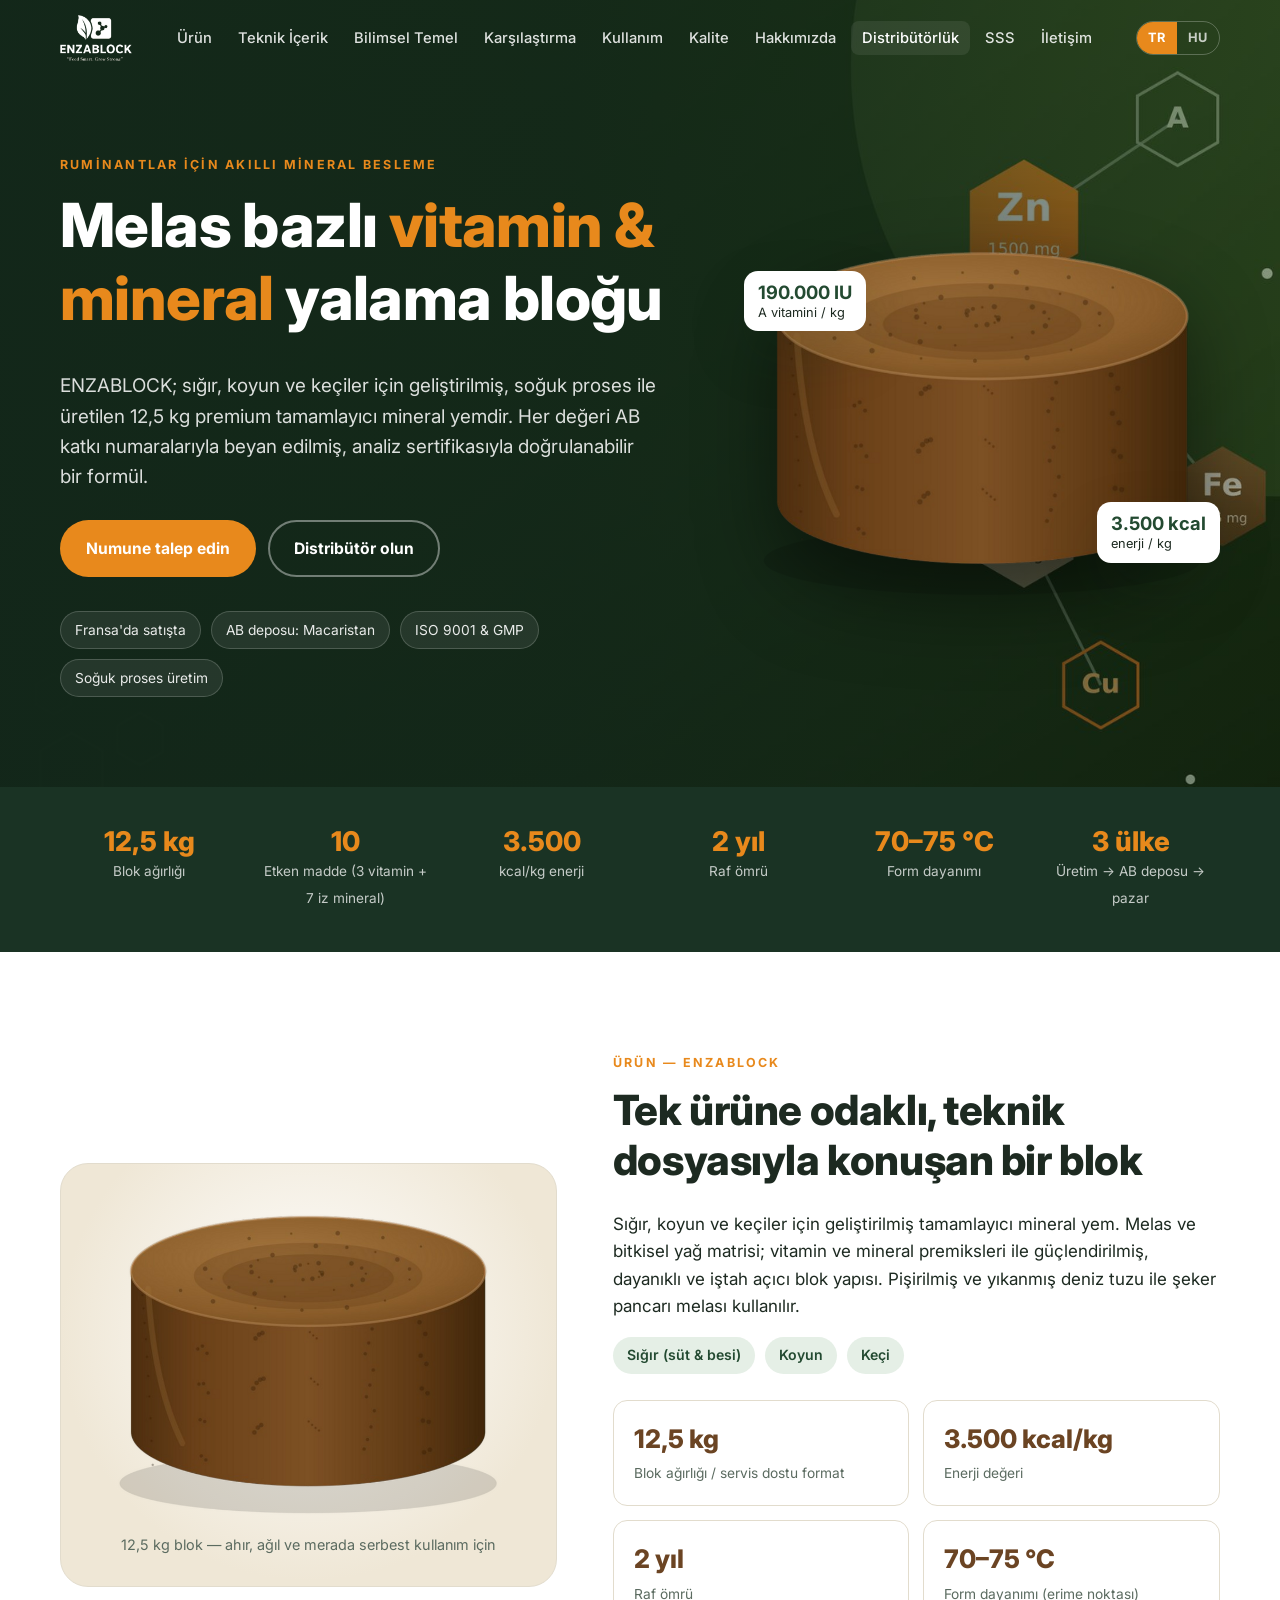
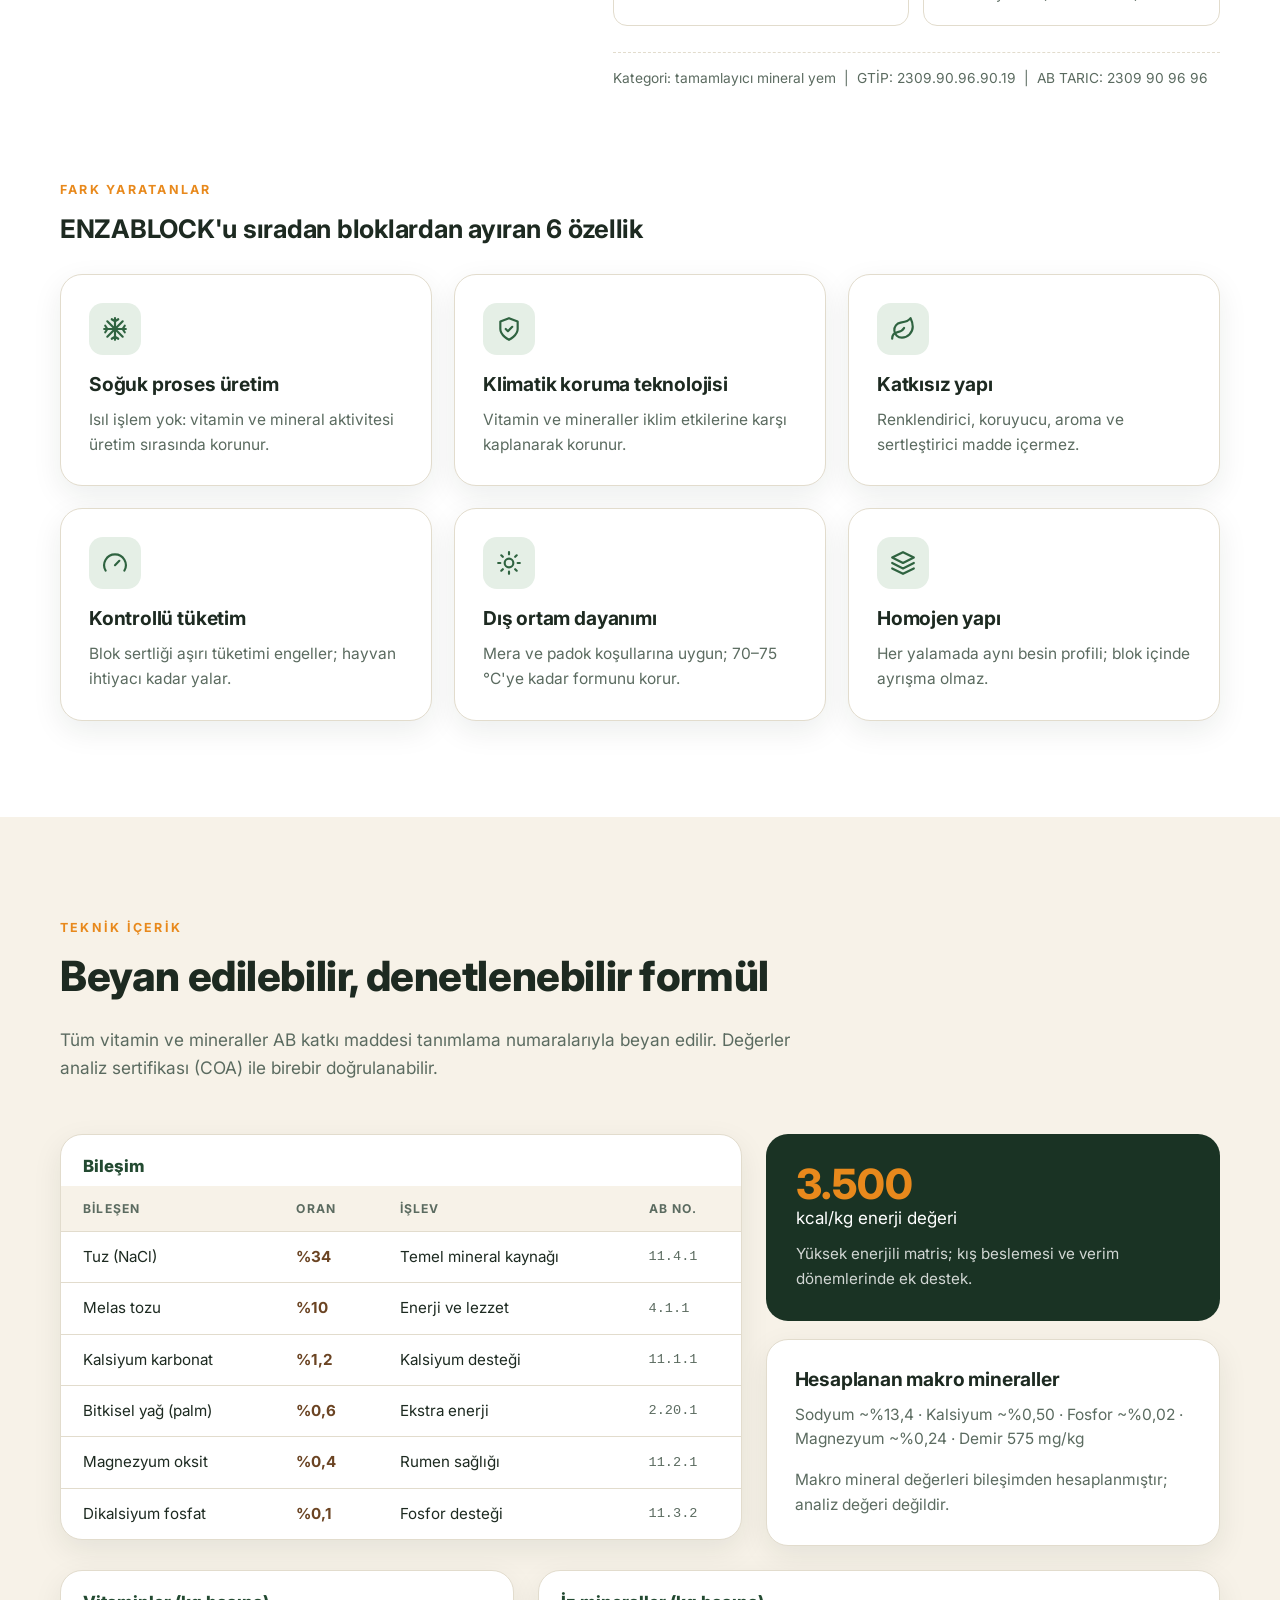
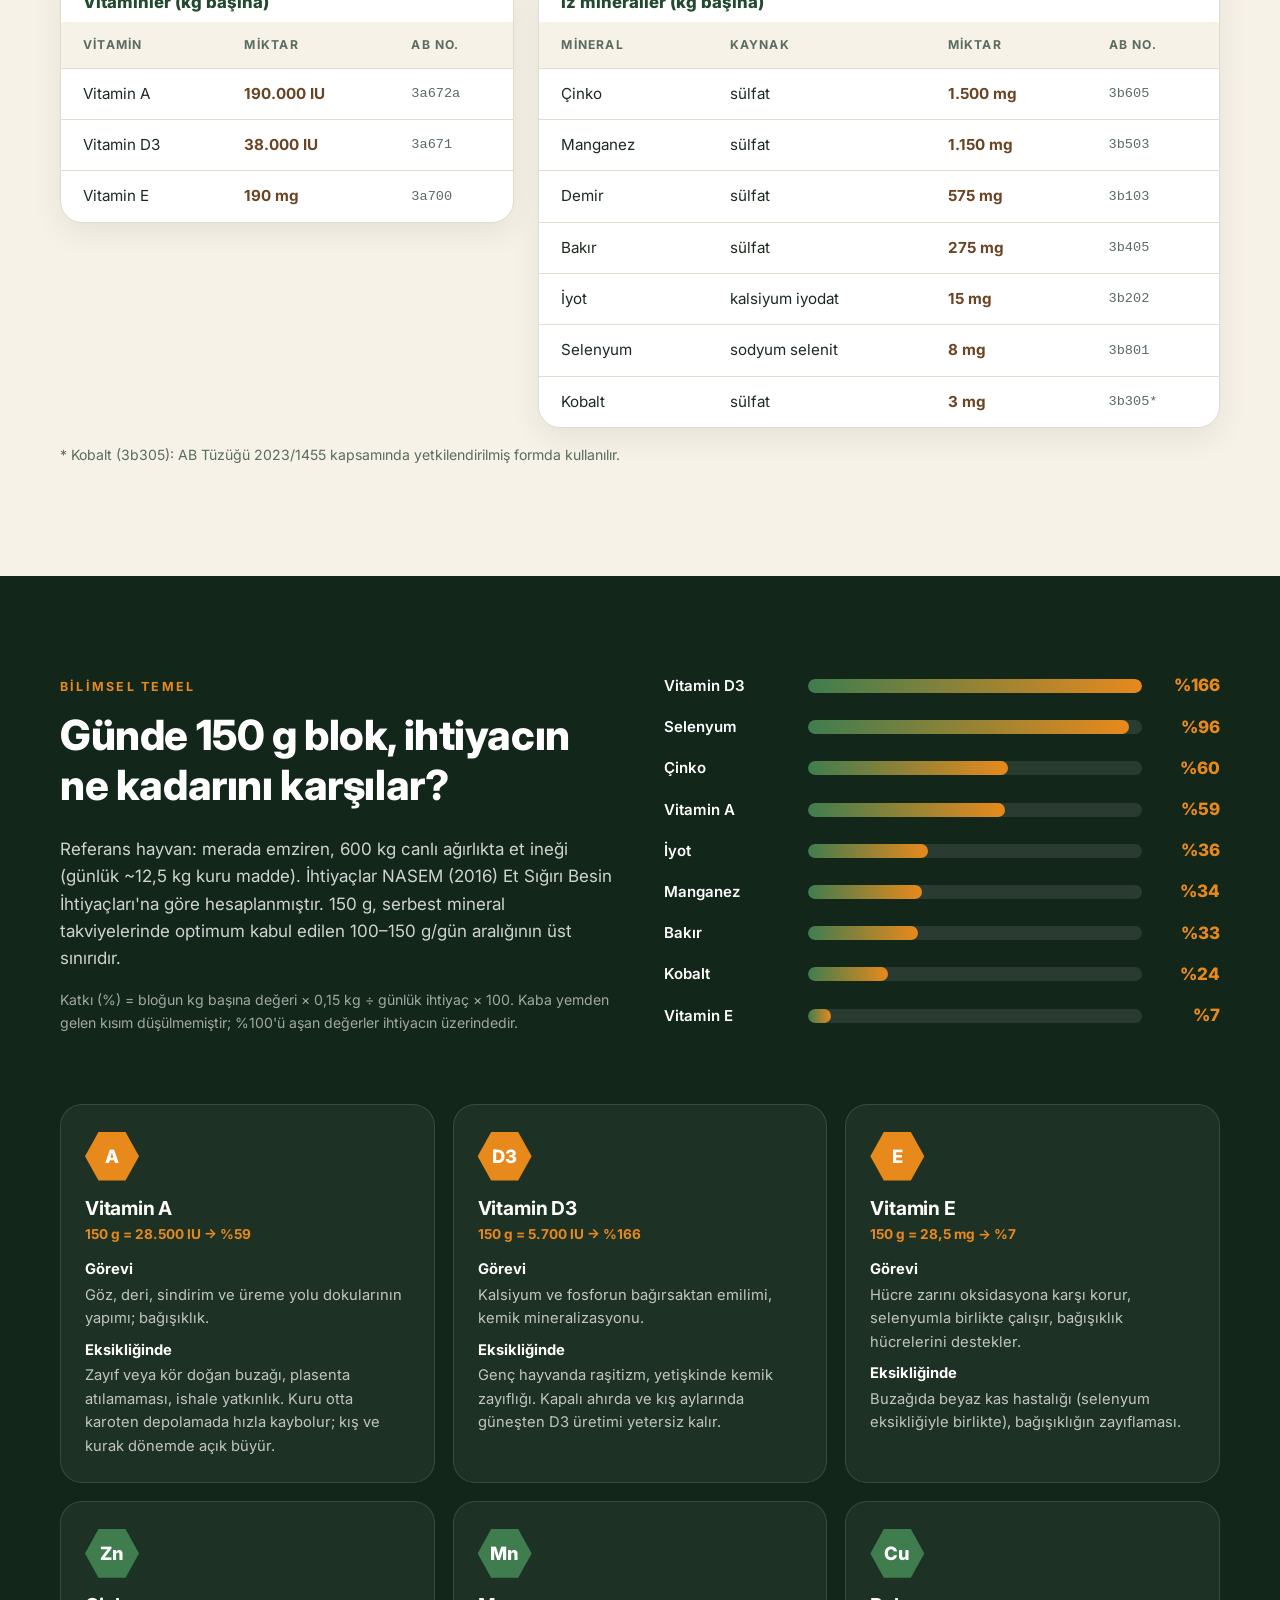
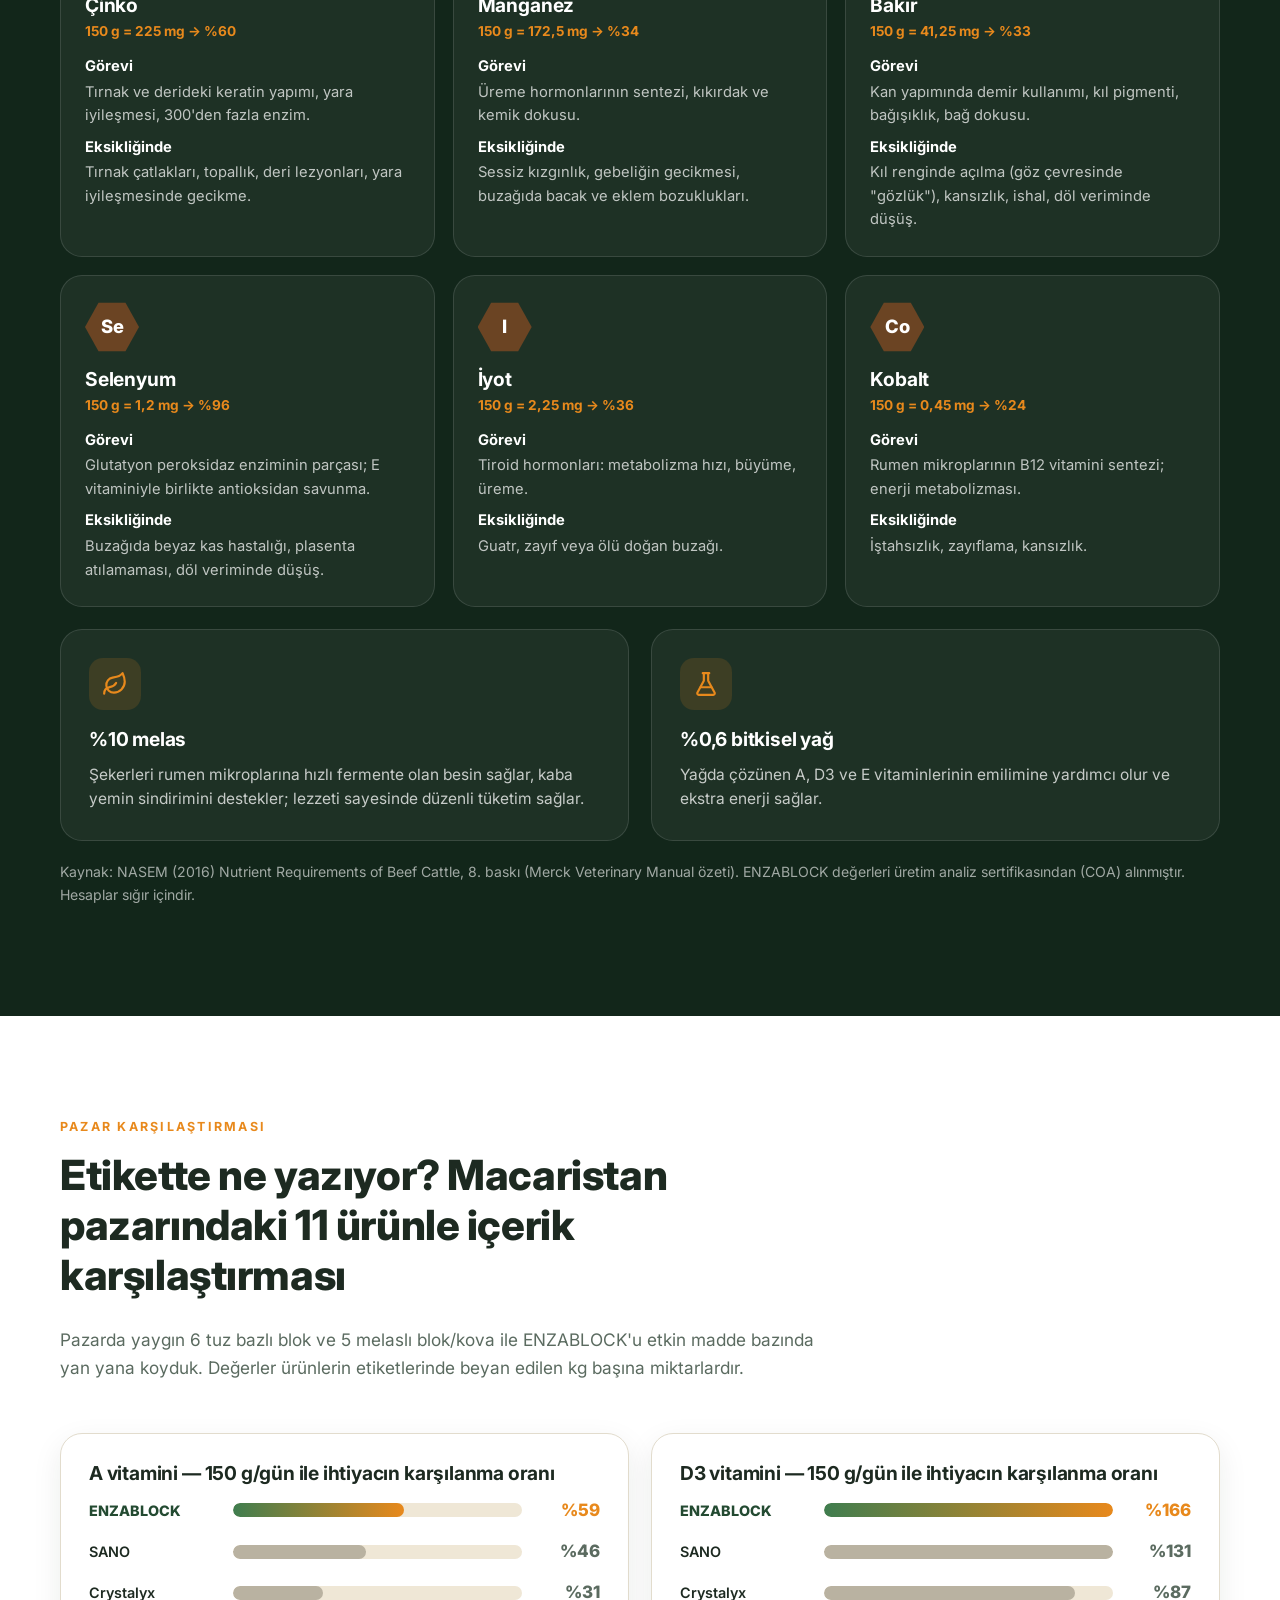
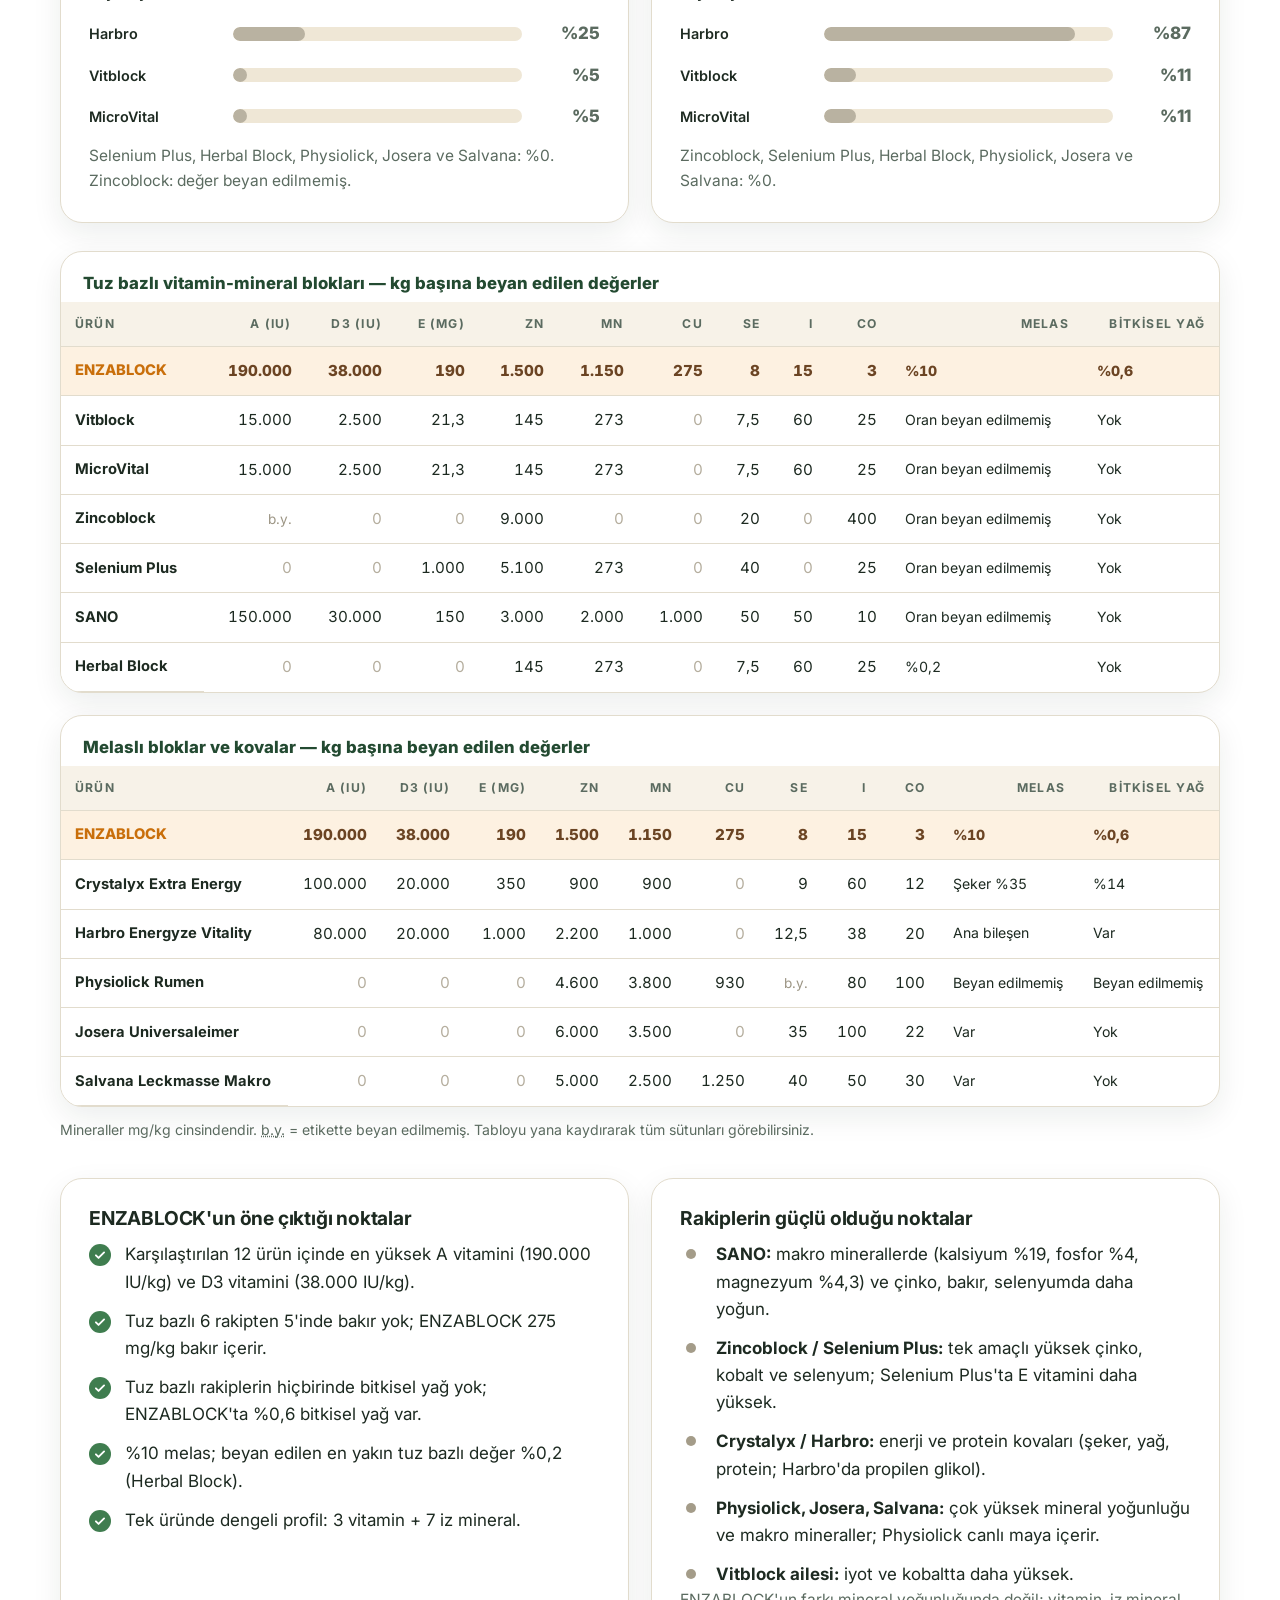
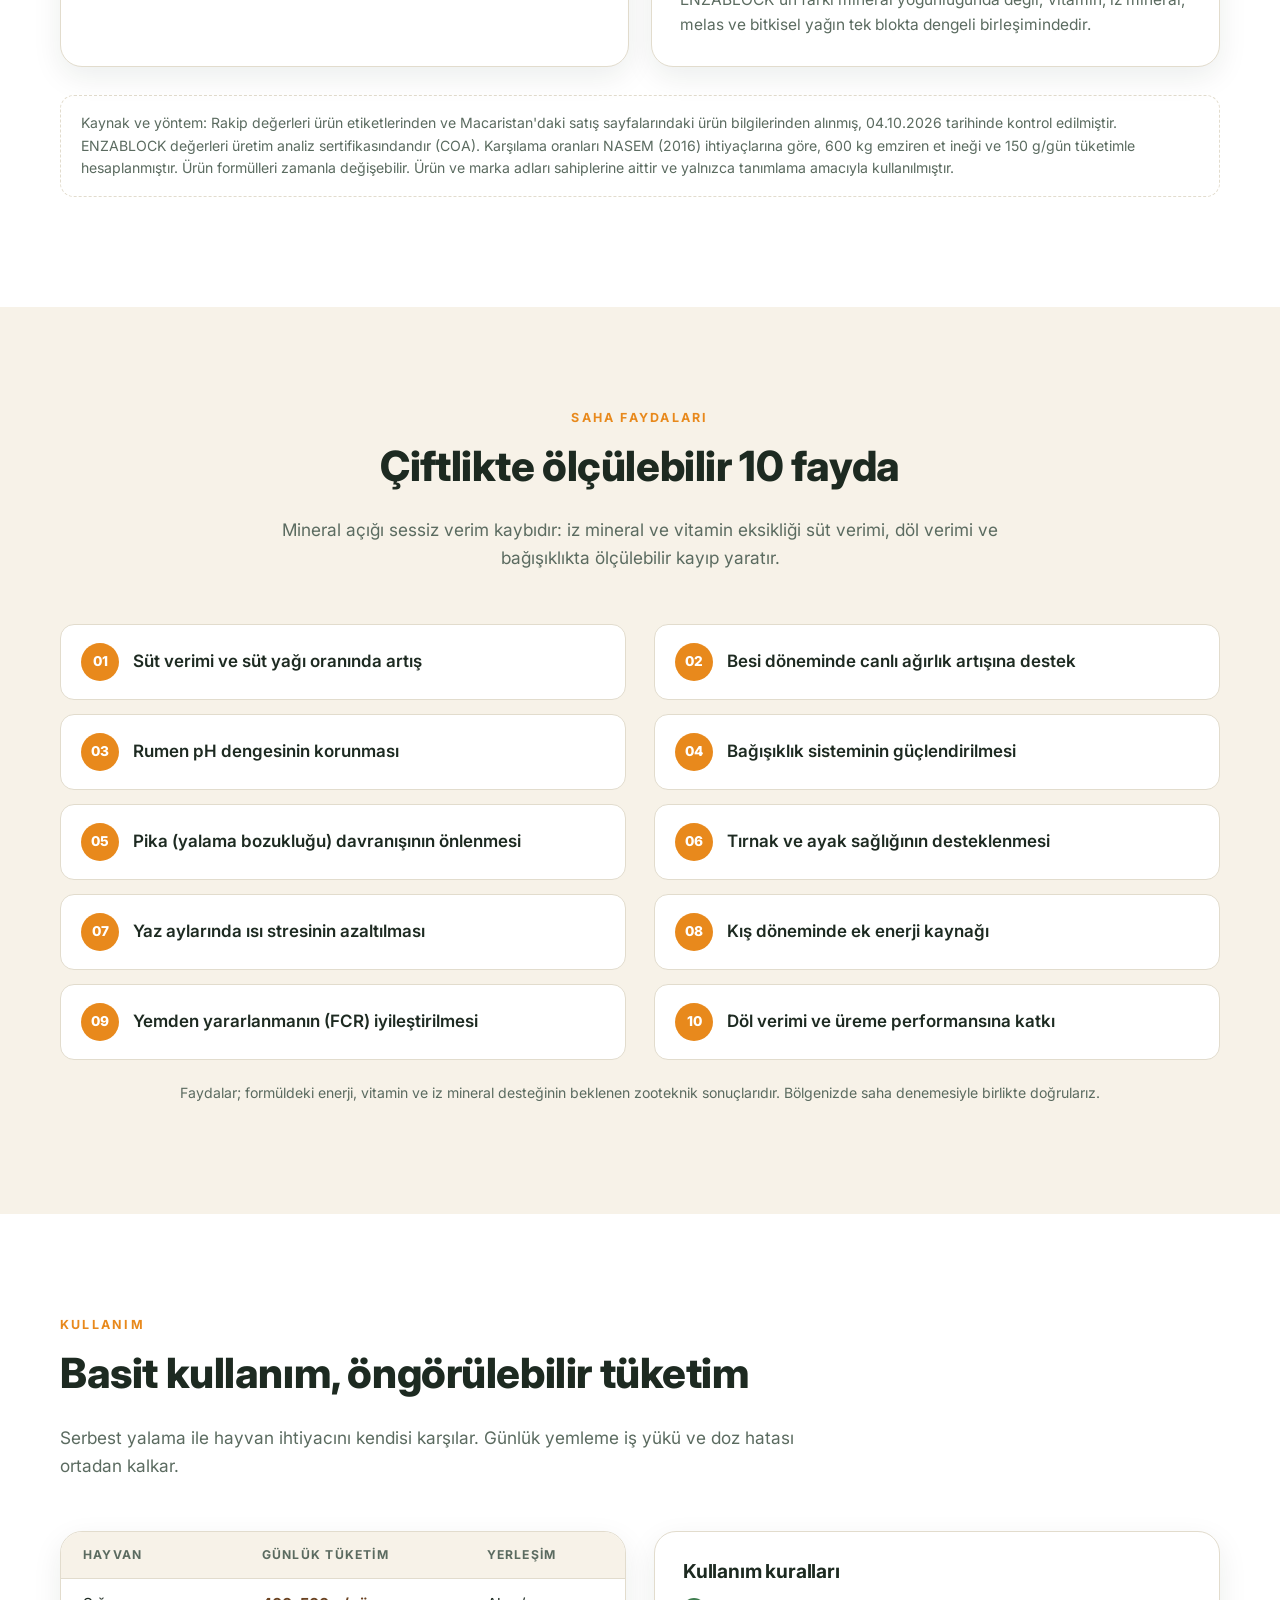
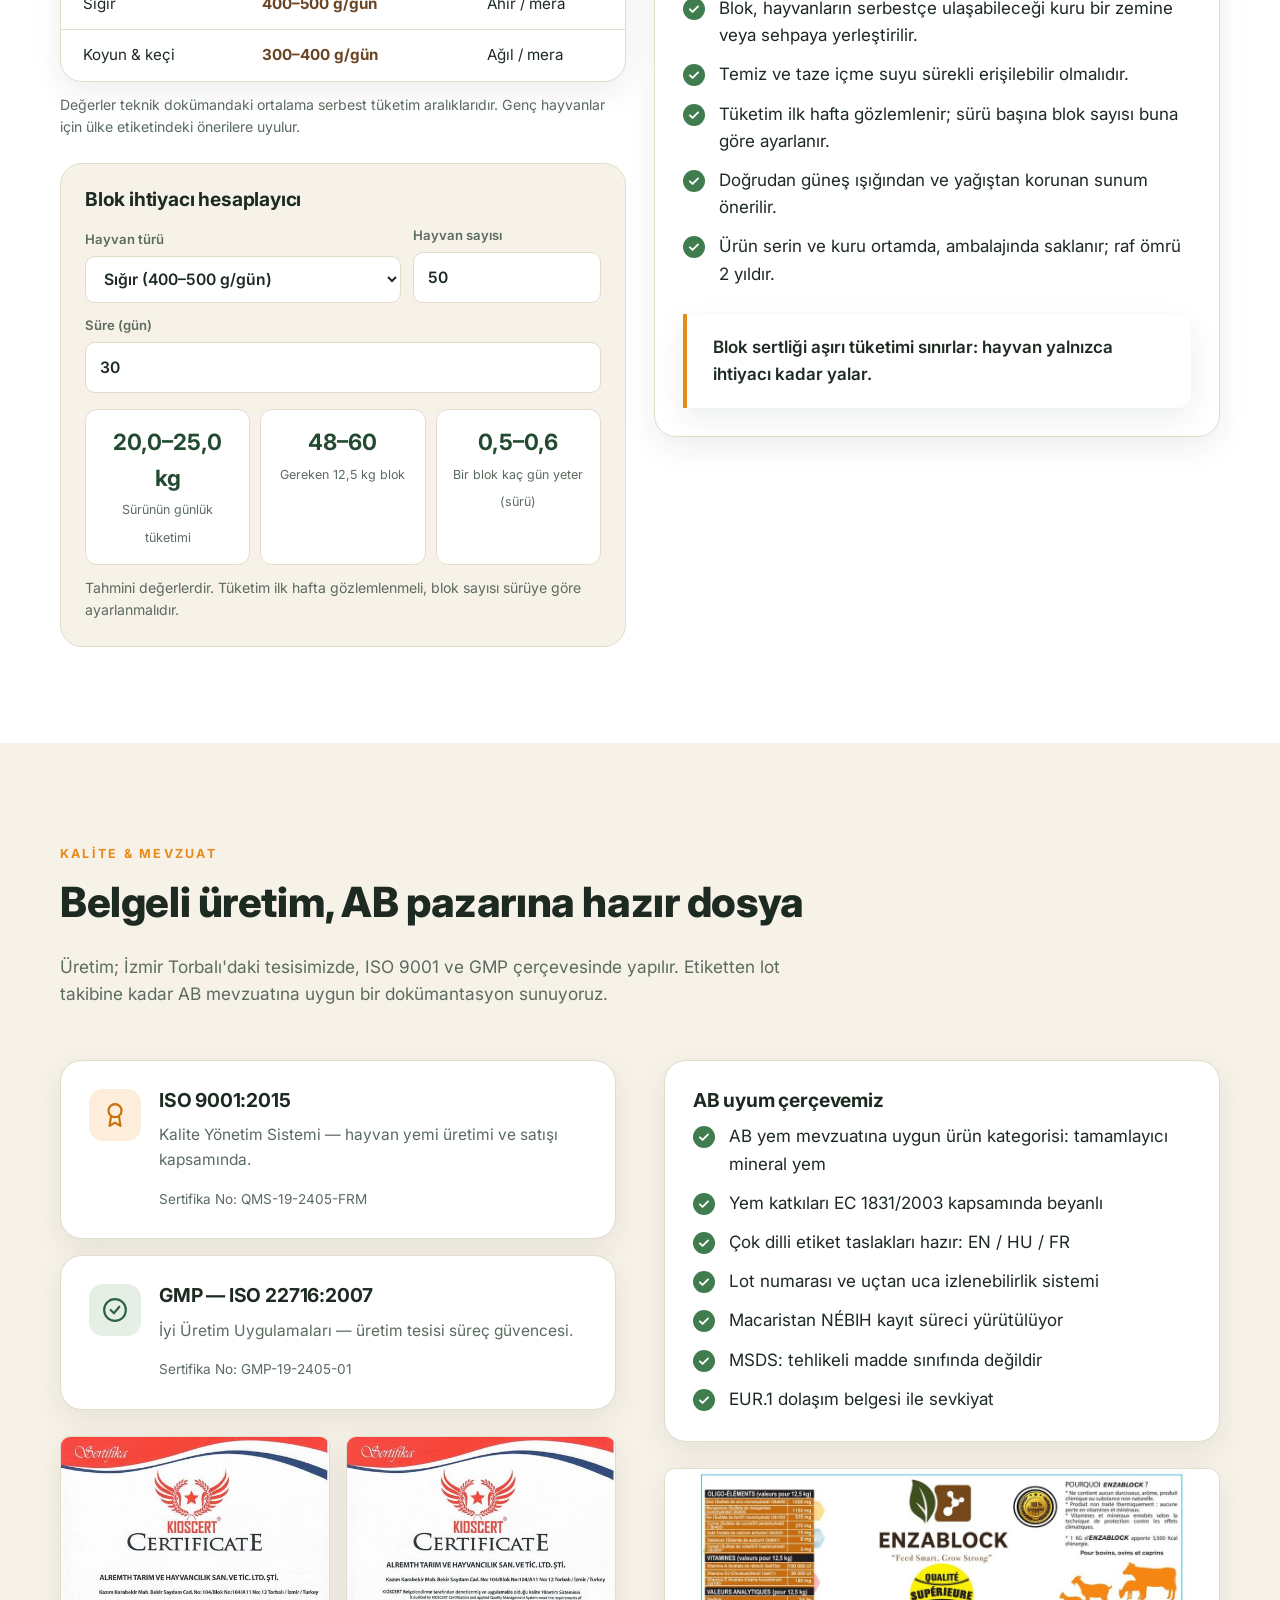
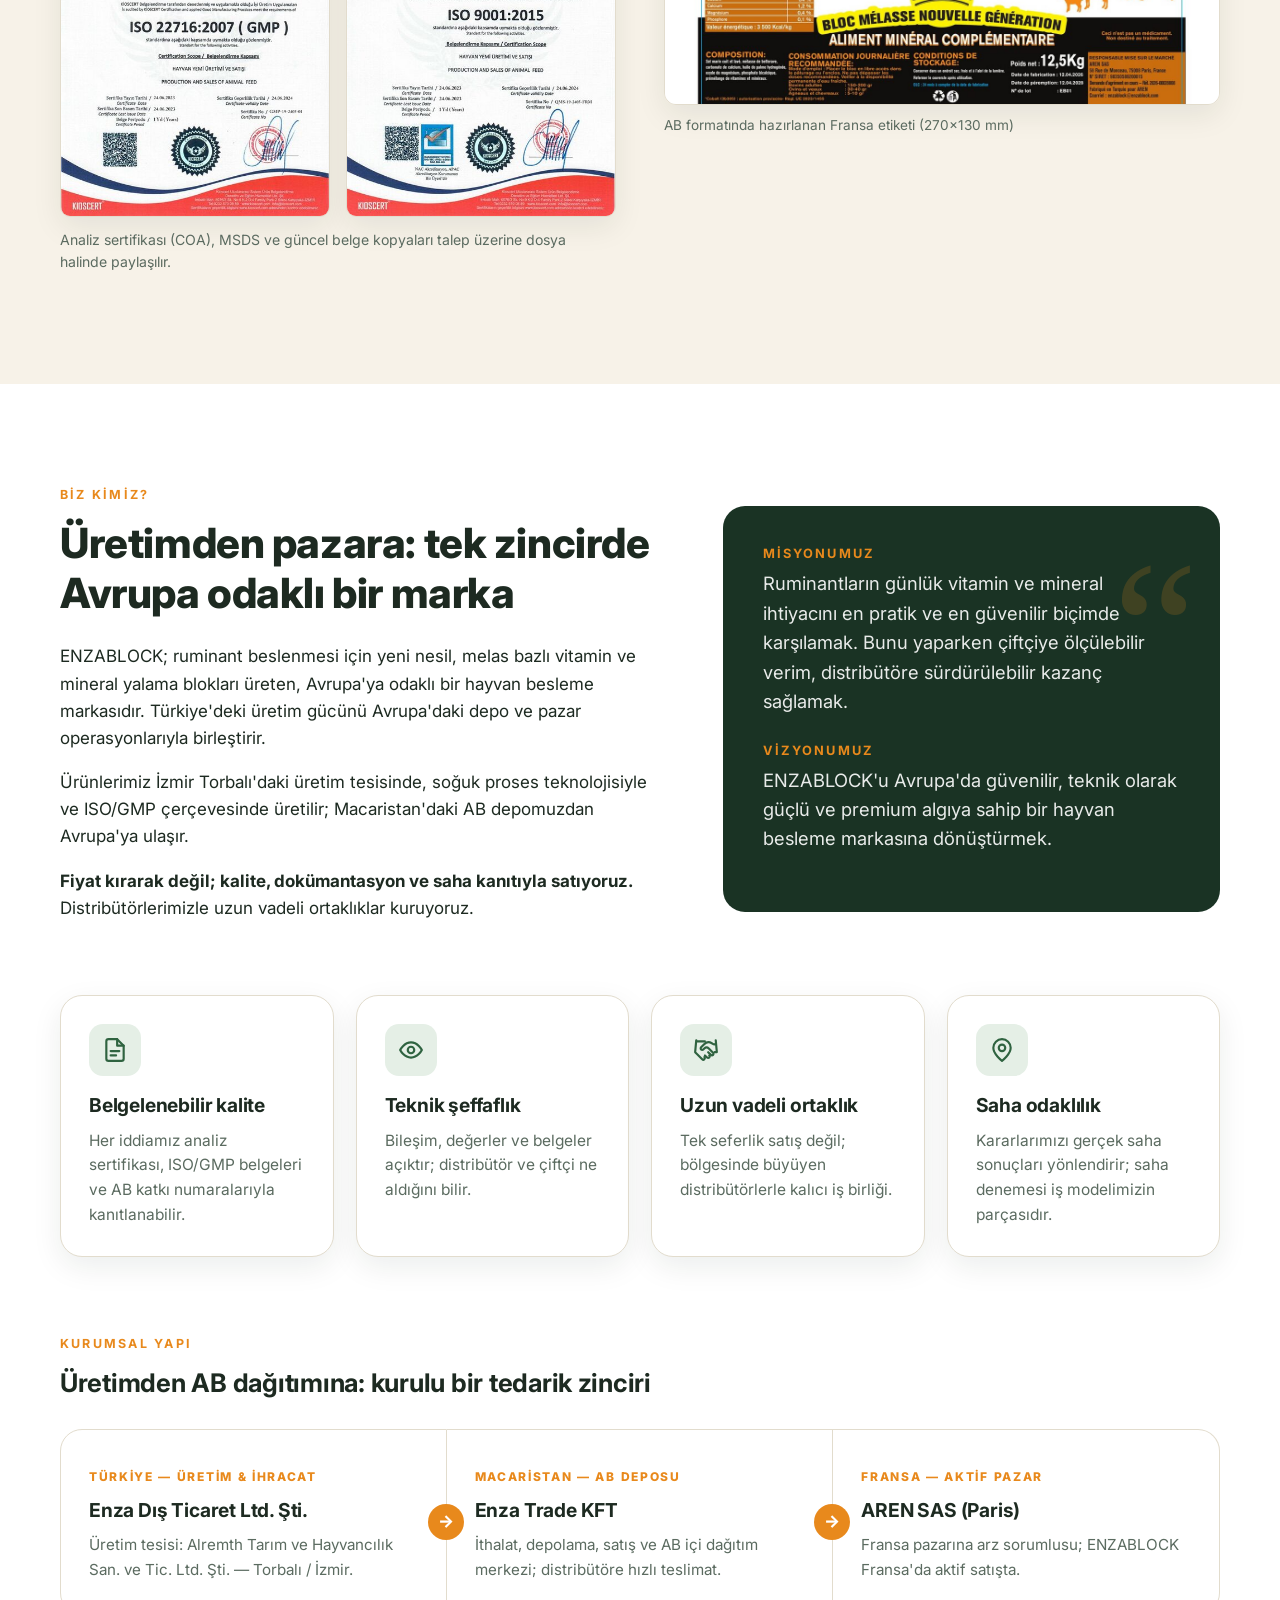
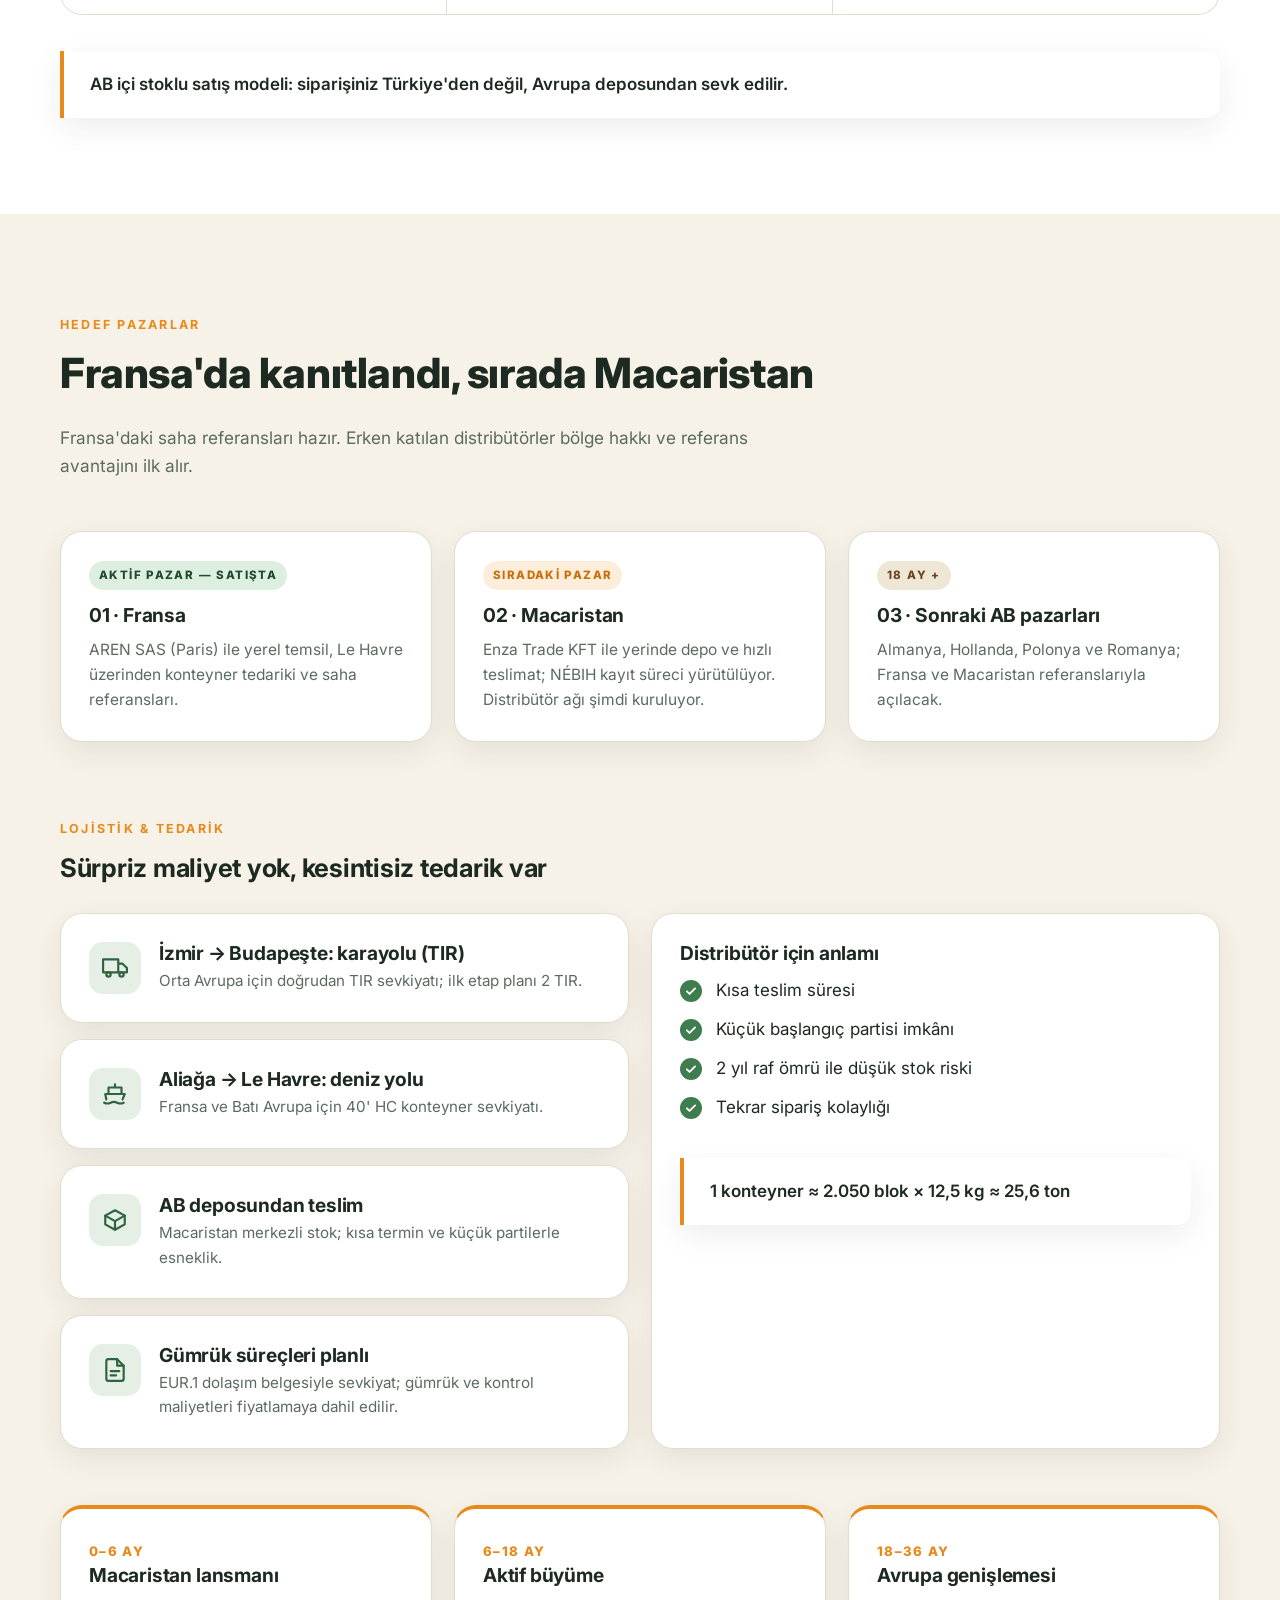
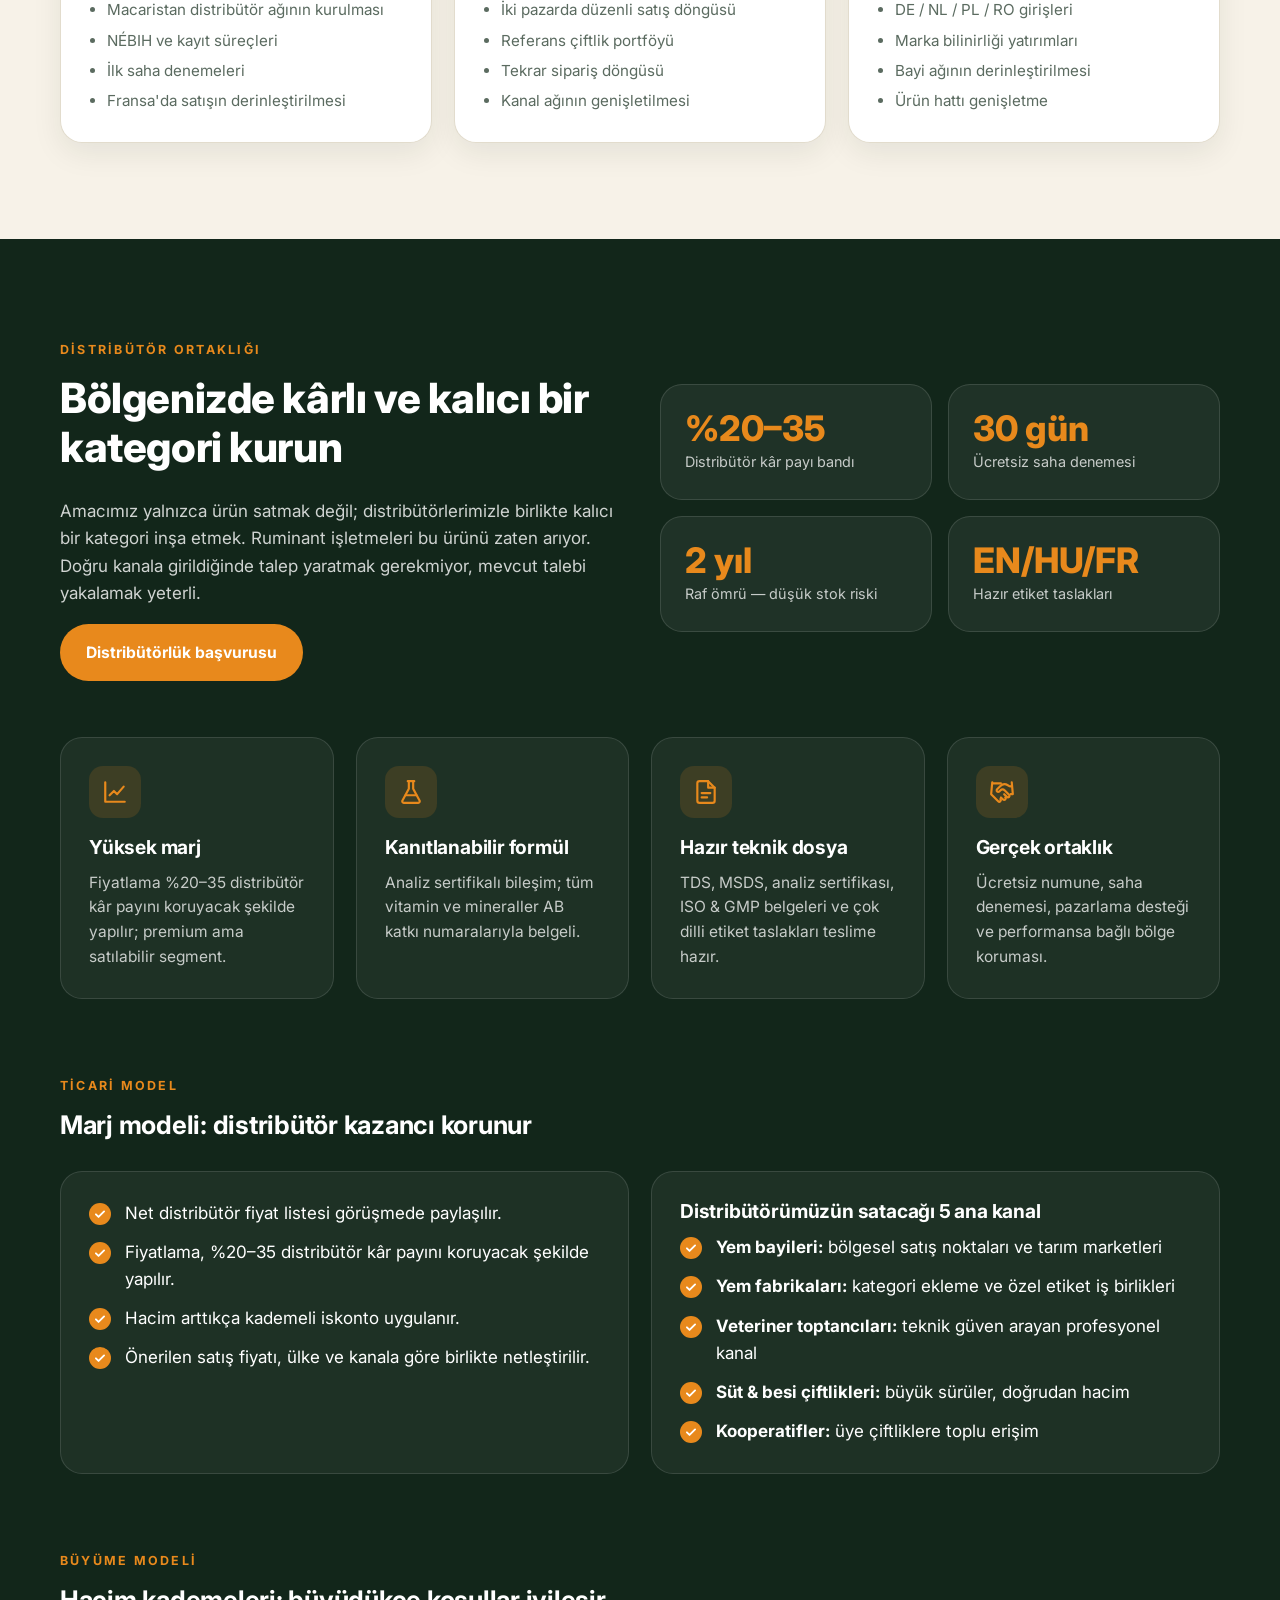
<file: index.html>
<!doctype html>
<html lang="tr">
<head>
  <meta charset="utf-8">
  <script>document.documentElement.classList.add("js")</script>
  <meta name="viewport" content="width=device-width, initial-scale=1">
  <title>ENZABLOCK — Melas Bazlı Vitamin & Mineral Yalama Bloğu</title>
  <meta name="description" content="ENZABLOCK: sığır, koyun ve keçiler için melas bazlı, vitamin ve mineral destekli 12,5 kg premium yalama bloğu. Soğuk proses üretim, ISO 9001 & GMP, AB katkı numaralarıyla beyanlı formül. Fransa'da satışta, Macaristan'da AB deposu.">
  <meta name="theme-color" content="#12261a">
  <link rel="canonical" href="https://www.enzablock.com/">
  <link rel="alternate" hreflang="tr" href="https://www.enzablock.com/">
  <link rel="alternate" hreflang="hu" href="https://www.enzablock.com/hu/">
  <link rel="alternate" hreflang="x-default" href="https://www.enzablock.com/">
  <meta property="og:type" content="website">
  <meta property="og:site_name" content="ENZABLOCK">
  <meta property="og:title" content="ENZABLOCK — Feed Smart, Grow Strong">
  <meta property="og:description" content="Melas bazlı vitamin & mineral yalama bloğu — sığır, koyun ve keçiler için 12,5 kg premium blok.">
  <meta property="og:image" content="https://www.enzablock.com/assets/img/og-image.jpg">
  <meta property="og:locale" content="tr_TR">
  <meta property="og:locale:alternate" content="hu_HU">
  <link rel="icon" type="image/png" href="assets/img/favicon.png">
  <link rel="apple-touch-icon" href="assets/img/apple-touch-icon.png">
  <link rel="preconnect" href="https://fonts.googleapis.com">
  <link rel="preconnect" href="https://fonts.gstatic.com" crossorigin>
  <link href="https://fonts.googleapis.com/css2?family=Inter:wght@400;500;600;700;800&display=swap" rel="stylesheet">
  <link rel="stylesheet" href="assets/css/style.css">
  <script type="application/ld+json">
  {
    "@context": "https://schema.org",
    "@graph": [
      {
        "@type": "Organization",
        "name": "ENZABLOCK",
        "url": "https://www.enzablock.com/",
        "logo": "https://www.enzablock.com/assets/img/logo-white.png",
        "slogan": "Feed Smart, Grow Strong",
        "email": "info@enzablock.com",
        "telephone": "+36 70 533 31 51",
        "founder": { "@type": "Person", "name": "Eray Arpasin", "jobTitle": "Founder & President" }
      },
      {
        "@type": "Product",
        "name": "ENZABLOCK 12,5 kg",
        "brand": { "@type": "Brand", "name": "ENZABLOCK" },
        "image": "https://www.enzablock.com/assets/img/product.png",
        "description": "Sığır, koyun ve keçiler için melas bazlı vitamin ve mineral yalama bloğu (tamamlayıcı mineral yem).",
        "weight": { "@type": "QuantitativeValue", "value": 12.5, "unitCode": "KGM" }
      }
    ]
  }
  </script>
</head>
<body>
<a class="skip-link" href="#main">İçeriğe geç</a>

<svg width="0" height="0" style="position:absolute" aria-hidden="true">
  <defs>
    <symbol id="i-snow" viewBox="0 0 24 24" fill="none" stroke="currentColor" stroke-width="2" stroke-linecap="round" stroke-linejoin="round"><path d="M12 2v20M4.9 4.9l14.2 14.2M2 12h20M4.9 19.1L19.1 4.9M9 3l3 2 3-2M9 21l3-2 3 2M3 9l2 3-2 3M21 9l-2 3 2 3"/></symbol>
    <symbol id="i-shield" viewBox="0 0 24 24" fill="none" stroke="currentColor" stroke-width="2" stroke-linecap="round" stroke-linejoin="round"><path d="M12 22s8-4 8-10V5l-8-3-8 3v7c0 6 8 10 8 10z"/><path d="M9 12l2 2 4-4"/></symbol>
    <symbol id="i-leaf" viewBox="0 0 24 24" fill="none" stroke="currentColor" stroke-width="2" stroke-linecap="round" stroke-linejoin="round"><path d="M11 20A7 7 0 0 1 9.8 6.1C15.5 5 17 4.5 19 2c1 2 2 4.2 2 8 0 5.5-4.8 10-10 10z"/><path d="M2 21c0-3 1.9-5.5 5.1-6.1 2.4-.5 4.9-2 5.9-3.9"/></symbol>
    <symbol id="i-gauge" viewBox="0 0 24 24" fill="none" stroke="currentColor" stroke-width="2" stroke-linecap="round" stroke-linejoin="round"><path d="M12 14l4-4"/><path d="M3.3 19a10 10 0 1 1 17.4 0"/></symbol>
    <symbol id="i-sun" viewBox="0 0 24 24" fill="none" stroke="currentColor" stroke-width="2" stroke-linecap="round" stroke-linejoin="round"><circle cx="12" cy="12" r="4"/><path d="M12 2v2M12 20v2M4.9 4.9l1.4 1.4M17.7 17.7l1.4 1.4M2 12h2M20 12h2M6.3 17.7l-1.4 1.4M19.1 4.9l-1.4 1.4"/></symbol>
    <symbol id="i-layers" viewBox="0 0 24 24" fill="none" stroke="currentColor" stroke-width="2" stroke-linecap="round" stroke-linejoin="round"><path d="M12 2l10 5-10 5L2 7l10-5z"/><path d="M2 17l10 5 10-5M2 12l10 5 10-5"/></symbol>
    <symbol id="i-file" viewBox="0 0 24 24" fill="none" stroke="currentColor" stroke-width="2" stroke-linecap="round" stroke-linejoin="round"><path d="M14 2H6a2 2 0 0 0-2 2v16a2 2 0 0 0 2 2h12a2 2 0 0 0 2-2V8z"/><path d="M14 2v6h6M8 13h8M8 17h5"/></symbol>
    <symbol id="i-eye" viewBox="0 0 24 24" fill="none" stroke="currentColor" stroke-width="2" stroke-linecap="round" stroke-linejoin="round"><path d="M2 12s3.5-7 10-7 10 7 10 7-3.5 7-10 7S2 12 2 12z"/><circle cx="12" cy="12" r="3"/></symbol>
    <symbol id="i-hand" viewBox="0 0 24 24" fill="none" stroke="currentColor" stroke-width="2" stroke-linecap="round" stroke-linejoin="round"><path d="M11 17l2 2a1.4 1.4 0 0 0 2-2"/><path d="M14 14l2.5 2.5a1.4 1.4 0 0 0 2-2l-3.9-3.9a3 3 0 0 0-4.2 0l-.9.9a1.4 1.4 0 0 1-2-2l2.8-2.8a5.8 5.8 0 0 1 7.1-.9l.5.3a4 4 0 0 0 2.8.6L21 6"/><path d="M21 3l1 11h-2M3 3L2 14l6.5 6.5a1.4 1.4 0 0 0 2-2M3 4h8"/></symbol>
    <symbol id="i-pin" viewBox="0 0 24 24" fill="none" stroke="currentColor" stroke-width="2" stroke-linecap="round" stroke-linejoin="round"><path d="M20 10c0 6-8 12-8 12S4 16 4 10a8 8 0 0 1 16 0z"/><circle cx="12" cy="10" r="3"/></symbol>
    <symbol id="i-factory" viewBox="0 0 24 24" fill="none" stroke="currentColor" stroke-width="2" stroke-linecap="round" stroke-linejoin="round"><path d="M2 20V8l6 4V8l6 4V4h8v16z"/><path d="M6 16h2M11 16h2M16 16h2"/></symbol>
    <symbol id="i-box" viewBox="0 0 24 24" fill="none" stroke="currentColor" stroke-width="2" stroke-linecap="round" stroke-linejoin="round"><path d="M21 8l-9-5-9 5v8l9 5 9-5z"/><path d="M3 8l9 5 9-5M12 13v8"/></symbol>
    <symbol id="i-store" viewBox="0 0 24 24" fill="none" stroke="currentColor" stroke-width="2" stroke-linecap="round" stroke-linejoin="round"><path d="M3 9l1.5-5h15L21 9M3 9v11h18V9M3 9h18"/><path d="M9 20v-6h6v6"/></symbol>
    <symbol id="i-truck" viewBox="0 0 24 24" fill="none" stroke="currentColor" stroke-width="2" stroke-linecap="round" stroke-linejoin="round"><path d="M1 4h14v12H1zM15 8h4l4 4v4h-8"/><circle cx="6" cy="18" r="2"/><circle cx="18" cy="18" r="2"/></symbol>
    <symbol id="i-ship" viewBox="0 0 24 24" fill="none" stroke="currentColor" stroke-width="2" stroke-linecap="round" stroke-linejoin="round"><path d="M2 20c2 1 4 1 6 0s4-1 6 0 4 1 6 0"/><path d="M4 17l-1-5h18l-2 5M6 12V6h12v6M12 3v3"/></symbol>
    <symbol id="i-award" viewBox="0 0 24 24" fill="none" stroke="currentColor" stroke-width="2" stroke-linecap="round" stroke-linejoin="round"><circle cx="12" cy="8" r="6"/><path d="M8.2 13.9L7 22l5-3 5 3-1.2-8.1"/></symbol>
    <symbol id="i-check" viewBox="0 0 24 24" fill="none" stroke="currentColor" stroke-width="2" stroke-linecap="round" stroke-linejoin="round"><circle cx="12" cy="12" r="10"/><path d="M8 12l3 3 5-6"/></symbol>
    <symbol id="i-flask" viewBox="0 0 24 24" fill="none" stroke="currentColor" stroke-width="2" stroke-linecap="round" stroke-linejoin="round"><path d="M9 2h6M10 2v7L4 20a1.5 1.5 0 0 0 1.3 2h13.4A1.5 1.5 0 0 0 20 20l-6-11V2"/><path d="M7 15h10"/></symbol>
    <symbol id="i-users" viewBox="0 0 24 24" fill="none" stroke="currentColor" stroke-width="2" stroke-linecap="round" stroke-linejoin="round"><circle cx="9" cy="7" r="4"/><path d="M2 21v-1a6 6 0 0 1 12 0v1M16 3.1a4 4 0 0 1 0 7.8M22 21v-1a6 6 0 0 0-4-5.7"/></symbol>
    <symbol id="i-stetho" viewBox="0 0 24 24" fill="none" stroke="currentColor" stroke-width="2" stroke-linecap="round" stroke-linejoin="round"><path d="M5 2v6a5 5 0 0 0 10 0V2M10 13v3a5 5 0 0 0 10 0v-2"/><circle cx="20" cy="12" r="2"/></symbol>
    <symbol id="i-cow" viewBox="0 0 24 24" fill="none" stroke="currentColor" stroke-width="2" stroke-linecap="round" stroke-linejoin="round"><path d="M4 5l3 3h10l3-3M7 8v6a5 5 0 0 0 10 0V8"/><circle cx="10" cy="15" r=".6"/><circle cx="14" cy="15" r=".6"/><path d="M9 11h.01M15 11h.01"/></symbol>
    <symbol id="i-chart" viewBox="0 0 24 24" fill="none" stroke="currentColor" stroke-width="2" stroke-linecap="round" stroke-linejoin="round"><path d="M3 3v18h18"/><path d="M7 15l4-4 3 3 6-7"/></symbol>
    <symbol id="i-megaphone" viewBox="0 0 24 24" fill="none" stroke="currentColor" stroke-width="2" stroke-linecap="round" stroke-linejoin="round"><path d="M3 11v2a1 1 0 0 0 1 1h3l6 5V5L7 10H4a1 1 0 0 0-1 1zM17 8a5 5 0 0 1 0 8"/></symbol>
    <symbol id="i-globe" viewBox="0 0 24 24" fill="none" stroke="currentColor" stroke-width="2" stroke-linecap="round" stroke-linejoin="round"><circle cx="12" cy="12" r="10"/><path d="M2 12h20M12 2a15 15 0 0 1 0 20M12 2a15 15 0 0 0 0 20"/></symbol>
    <symbol id="i-mail" viewBox="0 0 24 24" fill="none" stroke="currentColor" stroke-width="2" stroke-linecap="round" stroke-linejoin="round"><rect x="2" y="4" width="20" height="16" rx="2"/><path d="M22 6l-10 7L2 6"/></symbol>
    <symbol id="i-phone" viewBox="0 0 24 24" fill="none" stroke="currentColor" stroke-width="2" stroke-linecap="round" stroke-linejoin="round"><path d="M22 16.9v3a2 2 0 0 1-2.2 2 19.8 19.8 0 0 1-8.6-3.1 19.5 19.5 0 0 1-6-6A19.8 19.8 0 0 1 2.1 4.2 2 2 0 0 1 4.1 2h3a2 2 0 0 1 2 1.7c.1 1 .4 1.9.7 2.8a2 2 0 0 1-.5 2.1L8 9.9a16 16 0 0 0 6 6l1.3-1.3a2 2 0 0 1 2.1-.5c.9.3 1.8.6 2.8.7a2 2 0 0 1 1.7 2z"/></symbol>
    <symbol id="i-gift" viewBox="0 0 24 24" fill="none" stroke="currentColor" stroke-width="2" stroke-linecap="round" stroke-linejoin="round"><path d="M20 12v10H4V12M2 7h20v5H2zM12 22V7M12 7H7.5a2.5 2.5 0 0 1 0-5C11 2 12 7 12 7zM12 7h4.5a2.5 2.5 0 0 0 0-5C13 2 12 7 12 7z"/></symbol>
    <symbol id="i-up" viewBox="0 0 24 24" fill="none" stroke="currentColor" stroke-width="2.4" stroke-linecap="round" stroke-linejoin="round"><path d="M12 19V5M5 12l7-7 7 7"/></symbol>
  </defs>
</svg>

<header class="site-header">
  <div class="container nav">
    <a class="brand" href="#top" aria-label="ENZABLOCK ana sayfa"><img src="assets/img/logo-white.png" alt="ENZABLOCK — Feed Smart, Grow Strong" width="520" height="335"></a>
    <ul class="nav-links" id="nav-links">
      <li><a href="#urun">Ürün</a></li>
      <li><a href="#teknik">Teknik İçerik</a></li>
      <li><a href="#bilim">Bilimsel Temel</a></li>
      <li><a href="#karsilastirma">Karşılaştırma</a></li>
      <li><a href="#kullanim">Kullanım</a></li>
      <li><a href="#kalite">Kalite</a></li>
      <li><a href="#hakkimizda">Hakkımızda</a></li>
      <li><a href="#distributor">Distribütörlük</a></li>
      <li><a href="#sss">SSS</a></li>
      <li><a href="#iletisim">İletişim</a></li>
    </ul>
    <div class="nav-actions">
      <nav class="lang-switch" aria-label="Dil">
        <a href="./" aria-current="true" hreflang="tr" lang="tr">TR</a>
        <a href="hu/" hreflang="hu" lang="hu">HU</a>
      </nav>
      <button class="nav-toggle" aria-controls="nav-links" aria-expanded="false" aria-label="Menüyü aç/kapat">
        <svg viewBox="0 0 24 24" fill="none" stroke="currentColor" stroke-width="2" stroke-linecap="round"><path d="M3 6h18M3 12h18M3 18h18"/></svg>
      </button>
    </div>
  </div>
</header>

<main id="main">

<!-- HERO -->
<section class="hero" id="top">
  <div class="container">
    <div>
      <span class="eyebrow">Ruminantlar için akıllı mineral besleme</span>
      <h1>Melas bazlı <em>vitamin & mineral</em> yalama bloğu</h1>
      <p class="hero-lead">ENZABLOCK; sığır, koyun ve keçiler için geliştirilmiş, soğuk proses ile üretilen 12,5 kg premium tamamlayıcı mineral yemdir. Her değeri AB katkı numaralarıyla beyan edilmiş, analiz sertifikasıyla doğrulanabilir bir formül.</p>
      <div class="hero-ctas">
        <a class="btn btn-primary" href="#iletisim">Numune talep edin</a>
        <a class="btn btn-ghost" href="#distributor">Distribütör olun</a>
      </div>
      <ul class="hero-badges">
        <li>Fransa'da satışta</li>
        <li>AB deposu: Macaristan</li>
        <li>ISO 9001 & GMP</li>
        <li>Soğuk proses üretim</li>
      </ul>
    </div>
    <div class="hero-visual">
      <img src="assets/img/product.png" alt="ENZABLOCK 12,5 kg melas bazlı yalama bloğu" width="720" height="600">
      <div class="hero-tag t1"><strong>190.000 IU</strong>A vitamini / kg</div>
      <div class="hero-tag t2"><strong>3.500 kcal</strong>enerji / kg</div>
    </div>
  </div>
</section>

<!-- STATS -->
<div class="stats">
  <div class="container stats-grid">
    <div class="stat"><b>12,5 kg</b><span>Blok ağırlığı</span></div>
    <div class="stat"><b>10</b><span>Etken madde (3 vitamin + 7 iz mineral)</span></div>
    <div class="stat"><b>3.500</b><span>kcal/kg enerji</span></div>
    <div class="stat"><b>2 yıl</b><span>Raf ömrü</span></div>
    <div class="stat"><b>70–75 °C</b><span>Form dayanımı</span></div>
    <div class="stat"><b>3 ülke</b><span>Üretim → AB deposu → pazar</span></div>
  </div>
</div>

<!-- PRODUCT -->
<section id="urun">
  <div class="container">
    <div class="product-grid">
      <figure class="product-visual reveal">
        <img src="assets/img/product.png" alt="ENZABLOCK yalama bloğu" width="720" height="600" loading="lazy">
        <figcaption>12,5 kg blok — ahır, ağıl ve merada serbest kullanım için</figcaption>
      </figure>
      <div class="reveal">
        <span class="eyebrow">Ürün — ENZABLOCK</span>
        <h2>Tek ürüne odaklı, teknik dosyasıyla konuşan bir blok</h2>
        <p>Sığır, koyun ve keçiler için geliştirilmiş tamamlayıcı mineral yem. Melas ve bitkisel yağ matrisi; vitamin ve mineral premiksleri ile güçlendirilmiş, dayanıklı ve iştah açıcı blok yapısı. Pişirilmiş ve yıkanmış deniz tuzu ile şeker pancarı melası kullanılır.</p>
        <ul class="species">
          <li>Sığır (süt & besi)</li>
          <li>Koyun</li>
          <li>Keçi</li>
        </ul>
        <div class="spec-grid">
          <div class="spec"><b>12,5 kg</b><span>Blok ağırlığı / servis dostu format</span></div>
          <div class="spec"><b>3.500 kcal/kg</b><span>Enerji değeri</span></div>
          <div class="spec"><b>2 yıl</b><span>Raf ömrü</span></div>
          <div class="spec"><b>70–75 °C</b><span>Form dayanımı (erime noktası)</span></div>
        </div>
        <p class="codes">Kategori: tamamlayıcı mineral yem &nbsp;|&nbsp; GTİP: 2309.90.96.90.19 &nbsp;|&nbsp; AB TARIC: 2309 90 96 96</p>
      </div>
    </div>

    <div class="subhead reveal">
      <span class="eyebrow">Fark yaratanlar</span>
      <h3>ENZABLOCK'u sıradan bloklardan ayıran 6 özellik</h3>
    </div>
    <div class="grid grid-3">
      <article class="card reveal"><div class="icon"><svg><use href="#i-snow"/></svg></div><h3>Soğuk proses üretim</h3><p>Isıl işlem yok: vitamin ve mineral aktivitesi üretim sırasında korunur.</p></article>
      <article class="card reveal"><div class="icon"><svg><use href="#i-shield"/></svg></div><h3>Klimatik koruma teknolojisi</h3><p>Vitamin ve mineraller iklim etkilerine karşı kaplanarak korunur.</p></article>
      <article class="card reveal"><div class="icon"><svg><use href="#i-leaf"/></svg></div><h3>Katkısız yapı</h3><p>Renklendirici, koruyucu, aroma ve sertleştirici madde içermez.</p></article>
      <article class="card reveal"><div class="icon"><svg><use href="#i-gauge"/></svg></div><h3>Kontrollü tüketim</h3><p>Blok sertliği aşırı tüketimi engeller; hayvan ihtiyacı kadar yalar.</p></article>
      <article class="card reveal"><div class="icon"><svg><use href="#i-sun"/></svg></div><h3>Dış ortam dayanımı</h3><p>Mera ve padok koşullarına uygun; 70–75 °C'ye kadar formunu korur.</p></article>
      <article class="card reveal"><div class="icon"><svg><use href="#i-layers"/></svg></div><h3>Homojen yapı</h3><p>Her yalamada aynı besin profili; blok içinde ayrışma olmaz.</p></article>
    </div>
  </div>
</section>

<!-- TECHNICAL -->
<section id="teknik" class="section-alt">
  <div class="container">
    <div class="section-head reveal">
      <span class="eyebrow">Teknik içerik</span>
      <h2>Beyan edilebilir, denetlenebilir formül</h2>
      <p>Tüm vitamin ve mineraller AB katkı maddesi tanımlama numaralarıyla beyan edilir. Değerler analiz sertifikası (COA) ile birebir doğrulanabilir.</p>
    </div>

    <div class="tech-grid">
      <div class="table-wrap reveal">
        <table>
          <caption>Bileşim</caption>
          <thead><tr><th>Bileşen</th><th>Oran</th><th>İşlev</th><th>AB No.</th></tr></thead>
          <tbody>
            <tr><td>Tuz (NaCl)</td><td class="val">%34</td><td>Temel mineral kaynağı</td><td class="code">11.4.1</td></tr>
            <tr><td>Melas tozu</td><td class="val">%10</td><td>Enerji ve lezzet</td><td class="code">4.1.1</td></tr>
            <tr><td>Kalsiyum karbonat</td><td class="val">%1,2</td><td>Kalsiyum desteği</td><td class="code">11.1.1</td></tr>
            <tr><td>Bitkisel yağ (palm)</td><td class="val">%0,6</td><td>Ekstra enerji</td><td class="code">2.20.1</td></tr>
            <tr><td>Magnezyum oksit</td><td class="val">%0,4</td><td>Rumen sağlığı</td><td class="code">11.2.1</td></tr>
            <tr><td>Dikalsiyum fosfat</td><td class="val">%0,1</td><td>Fosfor desteği</td><td class="code">11.3.2</td></tr>
          </tbody>
        </table>
      </div>
      <div class="tech-side">
        <div class="energy reveal">
          <b>3.500</b>
          <span>kcal/kg enerji değeri</span>
          <p>Yüksek enerjili matris; kış beslemesi ve verim dönemlerinde ek destek.</p>
        </div>
        <div class="card reveal">
          <h3>Hesaplanan makro mineraller</h3>
          <p>Sodyum ~%13,4 · Kalsiyum ~%0,50 · Fosfor ~%0,02 · Magnezyum ~%0,24 · Demir 575 mg/kg</p>
          <p class="note">Makro mineral değerleri bileşimden hesaplanmıştır; analiz değeri değildir.</p>
        </div>
      </div>
    </div>

    <div class="premix-grid">
      <div class="table-wrap reveal">
        <table>
          <caption>Vitaminler (kg başına)</caption>
          <thead><tr><th>Vitamin</th><th>Miktar</th><th>AB No.</th></tr></thead>
          <tbody>
            <tr><td>Vitamin A</td><td class="val">190.000 IU</td><td class="code">3a672a</td></tr>
            <tr><td>Vitamin D3</td><td class="val">38.000 IU</td><td class="code">3a671</td></tr>
            <tr><td>Vitamin E</td><td class="val">190 mg</td><td class="code">3a700</td></tr>
          </tbody>
        </table>
      </div>
      <div class="table-wrap reveal">
        <table>
          <caption>İz mineraller (kg başına)</caption>
          <thead><tr><th>Mineral</th><th>Kaynak</th><th>Miktar</th><th>AB No.</th></tr></thead>
          <tbody>
            <tr><td>Çinko</td><td>sülfat</td><td class="val">1.500 mg</td><td class="code">3b605</td></tr>
            <tr><td>Manganez</td><td>sülfat</td><td class="val">1.150 mg</td><td class="code">3b503</td></tr>
            <tr><td>Demir</td><td>sülfat</td><td class="val">575 mg</td><td class="code">3b103</td></tr>
            <tr><td>Bakır</td><td>sülfat</td><td class="val">275 mg</td><td class="code">3b405</td></tr>
            <tr><td>İyot</td><td>kalsiyum iyodat</td><td class="val">15 mg</td><td class="code">3b202</td></tr>
            <tr><td>Selenyum</td><td>sodyum selenit</td><td class="val">8 mg</td><td class="code">3b801</td></tr>
            <tr><td>Kobalt</td><td>sülfat</td><td class="val">3 mg</td><td class="code">3b305*</td></tr>
          </tbody>
        </table>
      </div>
    </div>
    <p class="note" style="margin-top:16px">* Kobalt (3b305): AB Tüzüğü 2023/1455 kapsamında yetkilendirilmiş formda kullanılır.</p>
  </div>
</section>

<!-- SCIENCE -->
<section id="bilim" class="section-dark">
  <div class="container">
    <div class="science-grid">
      <div class="reveal">
        <span class="eyebrow">Bilimsel temel</span>
        <h2>Günde 150 g blok, ihtiyacın ne kadarını karşılar?</h2>
        <p>Referans hayvan: merada emziren, 600 kg canlı ağırlıkta et ineği (günlük ~12,5 kg kuru madde). İhtiyaçlar NASEM (2016) Et Sığırı Besin İhtiyaçları'na göre hesaplanmıştır. 150 g, serbest mineral takviyelerinde optimum kabul edilen 100–150 g/gün aralığının üst sınırıdır.</p>
        <p class="note">Katkı (%) = bloğun kg başına değeri × 0,15 kg ÷ günlük ihtiyaç × 100. Kaba yemden gelen kısım düşülmemiştir; %100'ü aşan değerler ihtiyacın üzerindedir.</p>
      </div>
      <div class="coverage reveal" aria-label="150 g/gün ile günlük ihtiyaç karşılama oranları">
        <div class="bar-row"><span class="lbl">Vitamin D3</span><span class="bar"><i data-w="166"></i></span><span class="pct">%166</span></div>
        <div class="bar-row"><span class="lbl">Selenyum</span><span class="bar"><i data-w="96"></i></span><span class="pct">%96</span></div>
        <div class="bar-row"><span class="lbl">Çinko</span><span class="bar"><i data-w="60"></i></span><span class="pct">%60</span></div>
        <div class="bar-row"><span class="lbl">Vitamin A</span><span class="bar"><i data-w="59"></i></span><span class="pct">%59</span></div>
        <div class="bar-row"><span class="lbl">İyot</span><span class="bar"><i data-w="36"></i></span><span class="pct">%36</span></div>
        <div class="bar-row"><span class="lbl">Manganez</span><span class="bar"><i data-w="34"></i></span><span class="pct">%34</span></div>
        <div class="bar-row"><span class="lbl">Bakır</span><span class="bar"><i data-w="33"></i></span><span class="pct">%33</span></div>
        <div class="bar-row"><span class="lbl">Kobalt</span><span class="bar"><i data-w="24"></i></span><span class="pct">%24</span></div>
        <div class="bar-row"><span class="lbl">Vitamin E</span><span class="bar"><i data-w="7"></i></span><span class="pct">%7</span></div>
      </div>
    </div>

    <div class="nutrient-grid">
      <article class="card nutrient reveal">
        <div class="sym">A</div><h3>Vitamin A</h3><div class="dose">150 g = 28.500 IU → %59</div>
        <dl><dt>Görevi</dt><dd>Göz, deri, sindirim ve üreme yolu dokularının yapımı; bağışıklık.</dd>
        <dt>Eksikliğinde</dt><dd>Zayıf veya kör doğan buzağı, plasenta atılamaması, ishale yatkınlık. Kuru otta karoten depolamada hızla kaybolur; kış ve kurak dönemde açık büyür.</dd></dl>
      </article>
      <article class="card nutrient reveal">
        <div class="sym">D3</div><h3>Vitamin D3</h3><div class="dose">150 g = 5.700 IU → %166</div>
        <dl><dt>Görevi</dt><dd>Kalsiyum ve fosforun bağırsaktan emilimi, kemik mineralizasyonu.</dd>
        <dt>Eksikliğinde</dt><dd>Genç hayvanda raşitizm, yetişkinde kemik zayıflığı. Kapalı ahırda ve kış aylarında güneşten D3 üretimi yetersiz kalır.</dd></dl>
      </article>
      <article class="card nutrient reveal">
        <div class="sym">E</div><h3>Vitamin E</h3><div class="dose">150 g = 28,5 mg → %7</div>
        <dl><dt>Görevi</dt><dd>Hücre zarını oksidasyona karşı korur, selenyumla birlikte çalışır, bağışıklık hücrelerini destekler.</dd>
        <dt>Eksikliğinde</dt><dd>Buzağıda beyaz kas hastalığı (selenyum eksikliğiyle birlikte), bağışıklığın zayıflaması.</dd></dl>
      </article>
      <article class="card nutrient reveal">
        <div class="sym g">Zn</div><h3>Çinko</h3><div class="dose">150 g = 225 mg → %60</div>
        <dl><dt>Görevi</dt><dd>Tırnak ve derideki keratin yapımı, yara iyileşmesi, 300'den fazla enzim.</dd>
        <dt>Eksikliğinde</dt><dd>Tırnak çatlakları, topallık, deri lezyonları, yara iyileşmesinde gecikme.</dd></dl>
      </article>
      <article class="card nutrient reveal">
        <div class="sym g">Mn</div><h3>Manganez</h3><div class="dose">150 g = 172,5 mg → %34</div>
        <dl><dt>Görevi</dt><dd>Üreme hormonlarının sentezi, kıkırdak ve kemik dokusu.</dd>
        <dt>Eksikliğinde</dt><dd>Sessiz kızgınlık, gebeliğin gecikmesi, buzağıda bacak ve eklem bozuklukları.</dd></dl>
      </article>
      <article class="card nutrient reveal">
        <div class="sym g">Cu</div><h3>Bakır</h3><div class="dose">150 g = 41,25 mg → %33</div>
        <dl><dt>Görevi</dt><dd>Kan yapımında demir kullanımı, kıl pigmenti, bağışıklık, bağ dokusu.</dd>
        <dt>Eksikliğinde</dt><dd>Kıl renginde açılma (göz çevresinde "gözlük"), kansızlık, ishal, döl veriminde düşüş.</dd></dl>
      </article>
      <article class="card nutrient reveal">
        <div class="sym b">Se</div><h3>Selenyum</h3><div class="dose">150 g = 1,2 mg → %96</div>
        <dl><dt>Görevi</dt><dd>Glutatyon peroksidaz enziminin parçası; E vitaminiyle birlikte antioksidan savunma.</dd>
        <dt>Eksikliğinde</dt><dd>Buzağıda beyaz kas hastalığı, plasenta atılamaması, döl veriminde düşüş.</dd></dl>
      </article>
      <article class="card nutrient reveal">
        <div class="sym b">I</div><h3>İyot</h3><div class="dose">150 g = 2,25 mg → %36</div>
        <dl><dt>Görevi</dt><dd>Tiroid hormonları: metabolizma hızı, büyüme, üreme.</dd>
        <dt>Eksikliğinde</dt><dd>Guatr, zayıf veya ölü doğan buzağı.</dd></dl>
      </article>
      <article class="card nutrient reveal">
        <div class="sym b">Co</div><h3>Kobalt</h3><div class="dose">150 g = 0,45 mg → %24</div>
        <dl><dt>Görevi</dt><dd>Rumen mikroplarının B12 vitamini sentezi; enerji metabolizması.</dd>
        <dt>Eksikliğinde</dt><dd>İştahsızlık, zayıflama, kansızlık.</dd></dl>
      </article>
    </div>

    <div class="grid grid-2" style="margin-top:22px">
      <article class="card reveal"><div class="icon"><svg><use href="#i-leaf"/></svg></div><h3>%10 melas</h3><p>Şekerleri rumen mikroplarına hızlı fermente olan besin sağlar, kaba yemin sindirimini destekler; lezzeti sayesinde düzenli tüketim sağlar.</p></article>
      <article class="card reveal"><div class="icon"><svg><use href="#i-flask"/></svg></div><h3>%0,6 bitkisel yağ</h3><p>Yağda çözünen A, D3 ve E vitaminlerinin emilimine yardımcı olur ve ekstra enerji sağlar.</p></article>
    </div>
    <p class="note" style="margin-top:20px">Kaynak: NASEM (2016) Nutrient Requirements of Beef Cattle, 8. baskı (Merck Veterinary Manual özeti). ENZABLOCK değerleri üretim analiz sertifikasından (COA) alınmıştır. Hesaplar sığır içindir.</p>
  </div>
</section>

<!-- COMPARISON -->
<section id="karsilastirma">
  <div class="container">
    <div class="section-head reveal">
      <span class="eyebrow">Pazar karşılaştırması</span>
      <h2>Etikette ne yazıyor? Macaristan pazarındaki 11 ürünle içerik karşılaştırması</h2>
      <p>Pazarda yaygın 6 tuz bazlı blok ve 5 melaslı blok/kova ile ENZABLOCK'u etkin madde bazında yan yana koyduk. Değerler ürünlerin etiketlerinde beyan edilen kg başına miktarlardır.</p>
    </div>

    <div class="cmp-charts">
      <div class="card reveal">
        <h3>A vitamini — 150 g/gün ile ihtiyacın karşılanma oranı</h3>
        <div class="coverage">
          <div class="bar-row us"><span class="lbl">ENZABLOCK</span><span class="bar"><i data-w="59"></i></span><span class="pct">%59</span></div>
          <div class="bar-row"><span class="lbl">SANO</span><span class="bar"><i data-w="46"></i></span><span class="pct">%46</span></div>
          <div class="bar-row"><span class="lbl">Crystalyx</span><span class="bar"><i data-w="31"></i></span><span class="pct">%31</span></div>
          <div class="bar-row"><span class="lbl">Harbro</span><span class="bar"><i data-w="25"></i></span><span class="pct">%25</span></div>
          <div class="bar-row"><span class="lbl">Vitblock</span><span class="bar"><i data-w="5"></i></span><span class="pct">%5</span></div>
          <div class="bar-row"><span class="lbl">MicroVital</span><span class="bar"><i data-w="5"></i></span><span class="pct">%5</span></div>
        </div>
        <p class="note">Selenium Plus, Herbal Block, Physiolick, Josera ve Salvana: %0. Zincoblock: değer beyan edilmemiş.</p>
      </div>
      <div class="card reveal">
        <h3>D3 vitamini — 150 g/gün ile ihtiyacın karşılanma oranı</h3>
        <div class="coverage">
          <div class="bar-row us"><span class="lbl">ENZABLOCK</span><span class="bar"><i data-w="166"></i></span><span class="pct">%166</span></div>
          <div class="bar-row"><span class="lbl">SANO</span><span class="bar"><i data-w="131"></i></span><span class="pct">%131</span></div>
          <div class="bar-row"><span class="lbl">Crystalyx</span><span class="bar"><i data-w="87"></i></span><span class="pct">%87</span></div>
          <div class="bar-row"><span class="lbl">Harbro</span><span class="bar"><i data-w="87"></i></span><span class="pct">%87</span></div>
          <div class="bar-row"><span class="lbl">Vitblock</span><span class="bar"><i data-w="11"></i></span><span class="pct">%11</span></div>
          <div class="bar-row"><span class="lbl">MicroVital</span><span class="bar"><i data-w="11"></i></span><span class="pct">%11</span></div>
        </div>
        <p class="note">Zincoblock, Selenium Plus, Herbal Block, Physiolick, Josera ve Salvana: %0.</p>
      </div>
    </div>

    <div class="cmp-tables">
      <div class="table-wrap cmp-wrap reveal">
        <table class="cmp-table">
          <caption>Tuz bazlı vitamin-mineral blokları — kg başına beyan edilen değerler</caption>
          <thead><tr><th>Ürün</th><th>A (IU)</th><th>D3 (IU)</th><th>E (mg)</th><th>Zn</th><th>Mn</th><th>Cu</th><th>Se</th><th>I</th><th>Co</th><th>Melas</th><th>Bitkisel yağ</th></tr></thead>
          <tbody>
            <tr class="us"><th scope="row">ENZABLOCK</th><td>190.000</td><td>38.000</td><td>190</td><td>1.500</td><td>1.150</td><td>275</td><td>8</td><td>15</td><td>3</td><td>%10</td><td>%0,6</td></tr>
            <tr><th scope="row">Vitblock</th><td>15.000</td><td>2.500</td><td>21,3</td><td>145</td><td>273</td><td><span class="zero">0</span></td><td>7,5</td><td>60</td><td>25</td><td>Oran beyan edilmemiş</td><td>Yok</td></tr>
            <tr><th scope="row">MicroVital</th><td>15.000</td><td>2.500</td><td>21,3</td><td>145</td><td>273</td><td><span class="zero">0</span></td><td>7,5</td><td>60</td><td>25</td><td>Oran beyan edilmemiş</td><td>Yok</td></tr>
            <tr><th scope="row">Zincoblock</th><td><abbr title="Beyan edilmemiş">b.y.</abbr></td><td><span class="zero">0</span></td><td><span class="zero">0</span></td><td>9.000</td><td><span class="zero">0</span></td><td><span class="zero">0</span></td><td>20</td><td><span class="zero">0</span></td><td>400</td><td>Oran beyan edilmemiş</td><td>Yok</td></tr>
            <tr><th scope="row">Selenium Plus</th><td><span class="zero">0</span></td><td><span class="zero">0</span></td><td>1.000</td><td>5.100</td><td>273</td><td><span class="zero">0</span></td><td>40</td><td><span class="zero">0</span></td><td>25</td><td>Oran beyan edilmemiş</td><td>Yok</td></tr>
            <tr><th scope="row">SANO</th><td>150.000</td><td>30.000</td><td>150</td><td>3.000</td><td>2.000</td><td>1.000</td><td>50</td><td>50</td><td>10</td><td>Oran beyan edilmemiş</td><td>Yok</td></tr>
            <tr><th scope="row">Herbal Block</th><td><span class="zero">0</span></td><td><span class="zero">0</span></td><td><span class="zero">0</span></td><td>145</td><td>273</td><td><span class="zero">0</span></td><td>7,5</td><td>60</td><td>25</td><td>%0,2</td><td>Yok</td></tr>
          </tbody>
        </table>
      </div>
      <div class="table-wrap cmp-wrap reveal">
        <table class="cmp-table">
          <caption>Melaslı bloklar ve kovalar — kg başına beyan edilen değerler</caption>
          <thead><tr><th>Ürün</th><th>A (IU)</th><th>D3 (IU)</th><th>E (mg)</th><th>Zn</th><th>Mn</th><th>Cu</th><th>Se</th><th>I</th><th>Co</th><th>Melas</th><th>Bitkisel yağ</th></tr></thead>
          <tbody>
            <tr class="us"><th scope="row">ENZABLOCK</th><td>190.000</td><td>38.000</td><td>190</td><td>1.500</td><td>1.150</td><td>275</td><td>8</td><td>15</td><td>3</td><td>%10</td><td>%0,6</td></tr>
            <tr><th scope="row">Crystalyx Extra Energy</th><td>100.000</td><td>20.000</td><td>350</td><td>900</td><td>900</td><td><span class="zero">0</span></td><td>9</td><td>60</td><td>12</td><td>Şeker %35</td><td>%14</td></tr>
            <tr><th scope="row">Harbro Energyze Vitality</th><td>80.000</td><td>20.000</td><td>1.000</td><td>2.200</td><td>1.000</td><td><span class="zero">0</span></td><td>12,5</td><td>38</td><td>20</td><td>Ana bileşen</td><td>Var</td></tr>
            <tr><th scope="row">Physiolick Rumen</th><td><span class="zero">0</span></td><td><span class="zero">0</span></td><td><span class="zero">0</span></td><td>4.600</td><td>3.800</td><td>930</td><td><abbr title="Beyan edilmemiş">b.y.</abbr></td><td>80</td><td>100</td><td>Beyan edilmemiş</td><td>Beyan edilmemiş</td></tr>
            <tr><th scope="row">Josera Universaleimer</th><td><span class="zero">0</span></td><td><span class="zero">0</span></td><td><span class="zero">0</span></td><td>6.000</td><td>3.500</td><td><span class="zero">0</span></td><td>35</td><td>100</td><td>22</td><td>Var</td><td>Yok</td></tr>
            <tr><th scope="row">Salvana Leckmasse Makro</th><td><span class="zero">0</span></td><td><span class="zero">0</span></td><td><span class="zero">0</span></td><td>5.000</td><td>2.500</td><td>1.250</td><td>40</td><td>50</td><td>30</td><td>Var</td><td>Yok</td></tr>
          </tbody>
        </table>
      </div>
    </div>
    <p class="note" style="margin-top:12px">Mineraller mg/kg cinsindendir. <abbr title="Beyan edilmemiş">b.y.</abbr> = etikette beyan edilmemiş. Tabloyu yana kaydırarak tüm sütunları görebilirsiniz.</p>

    <div class="grid grid-2" style="margin-top:36px">
      <div class="card reveal">
        <h3>ENZABLOCK'un öne çıktığı noktalar</h3>
        <ul class="check-list">
          <li>Karşılaştırılan 12 ürün içinde en yüksek A vitamini (190.000 IU/kg) ve D3 vitamini (38.000 IU/kg).</li>
          <li>Tuz bazlı 6 rakipten 5'inde bakır yok; ENZABLOCK 275 mg/kg bakır içerir.</li>
          <li>Tuz bazlı rakiplerin hiçbirinde bitkisel yağ yok; ENZABLOCK'ta %0,6 bitkisel yağ var.</li>
          <li>%10 melas; beyan edilen en yakın tuz bazlı değer %0,2 (Herbal Block).</li>
          <li>Tek üründe dengeli profil: 3 vitamin + 7 iz mineral.</li>
        </ul>
      </div>
      <div class="card reveal">
        <h3>Rakiplerin güçlü olduğu noktalar</h3>
        <ul class="check-list neutral">
          <li><strong>SANO:</strong> makro minerallerde (kalsiyum %19, fosfor %4, magnezyum %4,3) ve çinko, bakır, selenyumda daha yoğun.</li>
          <li><strong>Zincoblock / Selenium Plus:</strong> tek amaçlı yüksek çinko, kobalt ve selenyum; Selenium Plus'ta E vitamini daha yüksek.</li>
          <li><strong>Crystalyx / Harbro:</strong> enerji ve protein kovaları (şeker, yağ, protein; Harbro'da propilen glikol).</li>
          <li><strong>Physiolick, Josera, Salvana:</strong> çok yüksek mineral yoğunluğu ve makro mineraller; Physiolick canlı maya içerir.</li>
          <li><strong>Vitblock ailesi:</strong> iyot ve kobaltta daha yüksek.</li>
        </ul>
        <p class="note">ENZABLOCK'un farkı mineral yoğunluğunda değil; vitamin, iz mineral, melas ve bitkisel yağın tek blokta dengeli birleşimindedir.</p>
      </div>
    </div>

    <p class="note cmp-source">Kaynak ve yöntem: Rakip değerleri ürün etiketlerinden ve Macaristan'daki satış sayfalarındaki ürün bilgilerinden alınmış, 04.10.2026 tarihinde kontrol edilmiştir. ENZABLOCK değerleri üretim analiz sertifikasındandır (COA). Karşılama oranları NASEM (2016) ihtiyaçlarına göre, 600 kg emziren et ineği ve 150 g/gün tüketimle hesaplanmıştır. Ürün formülleri zamanla değişebilir. Ürün ve marka adları sahiplerine aittir ve yalnızca tanımlama amacıyla kullanılmıştır.</p>
  </div>
</section>

<!-- BENEFITS -->
<section id="faydalar" class="section-alt">
  <div class="container">
    <div class="section-head center reveal">
      <span class="eyebrow">Saha faydaları</span>
      <h2>Çiftlikte ölçülebilir 10 fayda</h2>
      <p>Mineral açığı sessiz verim kaybıdır: iz mineral ve vitamin eksikliği süt verimi, döl verimi ve bağışıklıkta ölçülebilir kayıp yaratır.</p>
    </div>
    <ul class="benefits reveal">
      <li><span>01</span>Süt verimi ve süt yağı oranında artış</li>
      <li><span>02</span>Besi döneminde canlı ağırlık artışına destek</li>
      <li><span>03</span>Rumen pH dengesinin korunması</li>
      <li><span>04</span>Bağışıklık sisteminin güçlendirilmesi</li>
      <li><span>05</span>Pika (yalama bozukluğu) davranışının önlenmesi</li>
      <li><span>06</span>Tırnak ve ayak sağlığının desteklenmesi</li>
      <li><span>07</span>Yaz aylarında ısı stresinin azaltılması</li>
      <li><span>08</span>Kış döneminde ek enerji kaynağı</li>
      <li><span>09</span>Yemden yararlanmanın (FCR) iyileştirilmesi</li>
      <li><span>10</span>Döl verimi ve üreme performansına katkı</li>
    </ul>
    <p class="note" style="text-align:center;margin-top:22px">Faydalar; formüldeki enerji, vitamin ve iz mineral desteğinin beklenen zooteknik sonuçlarıdır. Bölgenizde saha denemesiyle birlikte doğrularız.</p>
  </div>
</section>

<!-- USAGE -->
<section id="kullanim">
  <div class="container">
    <div class="section-head reveal">
      <span class="eyebrow">Kullanım</span>
      <h2>Basit kullanım, öngörülebilir tüketim</h2>
      <p>Serbest yalama ile hayvan ihtiyacını kendisi karşılar. Günlük yemleme iş yükü ve doz hatası ortadan kalkar.</p>
    </div>
    <div class="usage-grid">
      <div class="reveal">
        <div class="table-wrap">
          <table>
            <thead><tr><th>Hayvan</th><th>Günlük tüketim</th><th>Yerleşim</th></tr></thead>
            <tbody>
              <tr><td>Sığır</td><td class="val">400–500 g/gün</td><td>Ahır / mera</td></tr>
              <tr><td>Koyun & keçi</td><td class="val">300–400 g/gün</td><td>Ağıl / mera</td></tr>
            </tbody>
          </table>
        </div>
        <p class="note" style="margin-top:12px">Değerler teknik dokümandaki ortalama serbest tüketim aralıklarıdır. Genç hayvanlar için ülke etiketindeki önerilere uyulur.</p>

        <form class="calc" data-calc onsubmit="return false">
          <h3>Blok ihtiyacı hesaplayıcı</h3>
          <div class="calc-row">
            <label>Hayvan türü
              <select name="species">
                <option value="400-500">Sığır (400–500 g/gün)</option>
                <option value="300-400">Koyun & keçi (300–400 g/gün)</option>
              </select>
            </label>
            <label>Hayvan sayısı
              <input name="herd" type="number" min="1" max="100000" value="50" inputmode="numeric">
            </label>
            <label>Süre (gün)
              <input name="days" type="number" min="1" max="3650" value="30" inputmode="numeric">
            </label>
          </div>
          <div class="calc-out" aria-live="polite">
            <div><b data-out="daily">–</b><span>Sürünün günlük tüketimi</span></div>
            <div><b data-out="blocks">–</b><span>Gereken 12,5 kg blok</span></div>
            <div><b data-out="last">–</b><span>Bir blok kaç gün yeter (sürü)</span></div>
          </div>
          <p class="note" style="margin:12px 0 0">Tahmini değerlerdir. Tüketim ilk hafta gözlemlenmeli, blok sayısı sürüye göre ayarlanmalıdır.</p>
        </form>
      </div>
      <div class="card reveal">
        <h3>Kullanım kuralları</h3>
        <ul class="check-list">
          <li>Blok, hayvanların serbestçe ulaşabileceği kuru bir zemine veya sehpaya yerleştirilir.</li>
          <li>Temiz ve taze içme suyu sürekli erişilebilir olmalıdır.</li>
          <li>Tüketim ilk hafta gözlemlenir; sürü başına blok sayısı buna göre ayarlanır.</li>
          <li>Doğrudan güneş ışığından ve yağıştan korunan sunum önerilir.</li>
          <li>Ürün serin ve kuru ortamda, ambalajında saklanır; raf ömrü 2 yıldır.</li>
        </ul>
        <div class="callout" style="margin-top:26px">Blok sertliği aşırı tüketimi sınırlar: hayvan yalnızca ihtiyacı kadar yalar.</div>
      </div>
    </div>
  </div>
</section>

<!-- QUALITY -->
<section id="kalite" class="section-alt">
  <div class="container">
    <div class="section-head reveal">
      <span class="eyebrow">Kalite & mevzuat</span>
      <h2>Belgeli üretim, AB pazarına hazır dosya</h2>
      <p>Üretim; İzmir Torbalı'daki tesisimizde, ISO 9001 ve GMP çerçevesinde yapılır. Etiketten lot takibine kadar AB mevzuatına uygun bir dokümantasyon sunuyoruz.</p>
    </div>
    <div class="quality-grid">
      <div class="reveal">
        <div class="cert-cards">
          <div class="card cert-card"><div class="icon orange"><svg><use href="#i-award"/></svg></div><div><h3>ISO 9001:2015</h3><p>Kalite Yönetim Sistemi — hayvan yemi üretimi ve satışı kapsamında.</p><small>Sertifika No: QMS-19-2405-FRM</small></div></div>
          <div class="card cert-card"><div class="icon"><svg><use href="#i-check"/></svg></div><div><h3>GMP — ISO 22716:2007</h3><p>İyi Üretim Uygulamaları — üretim tesisi süreç güvencesi.</p><small>Sertifika No: GMP-19-2405-01</small></div></div>
        </div>
        <div class="cert-imgs">
          <img src="assets/img/cert-iso9001.jpg" alt="Üretim tesisi ISO 9001:2015 sertifikası örneği" width="480" height="678" loading="lazy">
          <img src="assets/img/cert-gmp.jpg" alt="Üretim tesisi GMP ISO 22716:2007 sertifikası örneği" width="480" height="678" loading="lazy">
        </div>
        <p class="note" style="margin-top:12px">Analiz sertifikası (COA), MSDS ve güncel belge kopyaları talep üzerine dosya halinde paylaşılır.</p>
      </div>
      <div class="reveal">
        <div class="card">
          <h3>AB uyum çerçevemiz</h3>
          <ul class="check-list">
            <li>AB yem mevzuatına uygun ürün kategorisi: tamamlayıcı mineral yem</li>
            <li>Yem katkıları EC 1831/2003 kapsamında beyanlı</li>
            <li>Çok dilli etiket taslakları hazır: EN / HU / FR</li>
            <li>Lot numarası ve uçtan uca izlenebilirlik sistemi</li>
            <li>Macaristan NÉBIH kayıt süreci yürütülüyor</li>
            <li>MSDS: tehlikeli madde sınıfında değildir</li>
            <li>EUR.1 dolaşım belgesi ile sevkiyat</li>
          </ul>
        </div>
        <figure class="label-fig">
          <img src="assets/img/label-fr.jpg" alt="ENZABLOCK Fransa etiketi" width="1200" height="510" loading="lazy">
          <figcaption>AB formatında hazırlanan Fransa etiketi (270×130 mm)</figcaption>
        </figure>
      </div>
    </div>
  </div>
</section>

<!-- ABOUT -->
<section id="hakkimizda">
  <div class="container">
    <div class="about-grid">
      <div class="reveal">
        <span class="eyebrow">Biz kimiz?</span>
        <h2>Üretimden pazara: tek zincirde Avrupa odaklı bir marka</h2>
        <p>ENZABLOCK; ruminant beslenmesi için yeni nesil, melas bazlı vitamin ve mineral yalama blokları üreten, Avrupa'ya odaklı bir hayvan besleme markasıdır. Türkiye'deki üretim gücünü Avrupa'daki depo ve pazar operasyonlarıyla birleştirir.</p>
        <p>Ürünlerimiz İzmir Torbalı'daki üretim tesisinde, soğuk proses teknolojisiyle ve ISO/GMP çerçevesinde üretilir; Macaristan'daki AB depomuzdan Avrupa'ya ulaşır.</p>
        <p><strong>Fiyat kırarak değil; kalite, dokümantasyon ve saha kanıtıyla satıyoruz.</strong> Distribütörlerimizle uzun vadeli ortaklıklar kuruyoruz.</p>
      </div>
      <div class="about-quote reveal">
        <h3>Misyonumuz</h3>
        <p>Ruminantların günlük vitamin ve mineral ihtiyacını en pratik ve en güvenilir biçimde karşılamak. Bunu yaparken çiftçiye ölçülebilir verim, distribütöre sürdürülebilir kazanç sağlamak.</p>
        <h3>Vizyonumuz</h3>
        <p>ENZABLOCK'u Avrupa'da güvenilir, teknik olarak güçlü ve premium algıya sahip bir hayvan besleme markasına dönüştürmek.</p>
      </div>
    </div>

    <div class="values grid grid-4">
      <article class="card reveal"><div class="icon"><svg><use href="#i-file"/></svg></div><h3>Belgelenebilir kalite</h3><p>Her iddiamız analiz sertifikası, ISO/GMP belgeleri ve AB katkı numaralarıyla kanıtlanabilir.</p></article>
      <article class="card reveal"><div class="icon"><svg><use href="#i-eye"/></svg></div><h3>Teknik şeffaflık</h3><p>Bileşim, değerler ve belgeler açıktır; distribütör ve çiftçi ne aldığını bilir.</p></article>
      <article class="card reveal"><div class="icon"><svg><use href="#i-hand"/></svg></div><h3>Uzun vadeli ortaklık</h3><p>Tek seferlik satış değil; bölgesinde büyüyen distribütörlerle kalıcı iş birliği.</p></article>
      <article class="card reveal"><div class="icon"><svg><use href="#i-pin"/></svg></div><h3>Saha odaklılık</h3><p>Kararlarımızı gerçek saha sonuçları yönlendirir; saha denemesi iş modelimizin parçasıdır.</p></article>
    </div>

    <div class="subhead reveal">
      <span class="eyebrow">Kurumsal yapı</span>
      <h3>Üretimden AB dağıtımına: kurulu bir tedarik zinciri</h3>
    </div>
    <div class="chain reveal">
      <div class="chain-step"><span class="flag">Türkiye — Üretim & ihracat</span><h3>Enza Dış Ticaret Ltd. Şti.</h3><p>Üretim tesisi: Alremth Tarım ve Hayvancılık San. ve Tic. Ltd. Şti. — Torbalı / İzmir.</p></div>
      <div class="chain-step"><span class="flag">Macaristan — AB deposu</span><h3>Enza Trade KFT</h3><p>İthalat, depolama, satış ve AB içi dağıtım merkezi; distribütöre hızlı teslimat.</p></div>
      <div class="chain-step"><span class="flag">Fransa — Aktif pazar</span><h3>AREN SAS (Paris)</h3><p>Fransa pazarına arz sorumlusu; ENZABLOCK Fransa'da aktif satışta.</p></div>
    </div>
    <div class="callout reveal">AB içi stoklu satış modeli: siparişiniz Türkiye'den değil, Avrupa deposundan sevk edilir.</div>
  </div>
</section>

<!-- MARKETS & LOGISTICS -->
<section id="pazarlar" class="section-alt">
  <div class="container">
    <div class="section-head reveal">
      <span class="eyebrow">Hedef pazarlar</span>
      <h2>Fransa'da kanıtlandı, sırada Macaristan</h2>
      <p>Fransa'daki saha referansları hazır. Erken katılan distribütörler bölge hakkı ve referans avantajını ilk alır.</p>
    </div>
    <div class="grid grid-3">
      <article class="card market reveal"><span class="status live">Aktif pazar — satışta</span><h3>01 · Fransa</h3><p>AREN SAS (Paris) ile yerel temsil, Le Havre üzerinden konteyner tedariki ve saha referansları.</p></article>
      <article class="card market reveal"><span class="status next">Sıradaki pazar</span><h3>02 · Macaristan</h3><p>Enza Trade KFT ile yerinde depo ve hızlı teslimat; NÉBIH kayıt süreci yürütülüyor. Distribütör ağı şimdi kuruluyor.</p></article>
      <article class="card market reveal"><span class="status later">18 ay +</span><h3>03 · Sonraki AB pazarları</h3><p>Almanya, Hollanda, Polonya ve Romanya; Fransa ve Macaristan referanslarıyla açılacak.</p></article>
    </div>

    <div class="subhead reveal">
      <span class="eyebrow">Lojistik & tedarik</span>
      <h3>Sürpriz maliyet yok, kesintisiz tedarik var</h3>
    </div>
    <div class="grid grid-2">
      <div class="routes reveal">
        <div class="card route"><div class="icon"><svg><use href="#i-truck"/></svg></div><div><h3>İzmir → Budapeşte: karayolu (TIR)</h3><p>Orta Avrupa için doğrudan TIR sevkiyatı; ilk etap planı 2 TIR.</p></div></div>
        <div class="card route"><div class="icon"><svg><use href="#i-ship"/></svg></div><div><h3>Aliağa → Le Havre: deniz yolu</h3><p>Fransa ve Batı Avrupa için 40' HC konteyner sevkiyatı.</p></div></div>
        <div class="card route"><div class="icon"><svg><use href="#i-box"/></svg></div><div><h3>AB deposundan teslim</h3><p>Macaristan merkezli stok; kısa termin ve küçük partilerle esneklik.</p></div></div>
        <div class="card route"><div class="icon"><svg><use href="#i-file"/></svg></div><div><h3>Gümrük süreçleri planlı</h3><p>EUR.1 dolaşım belgesiyle sevkiyat; gümrük ve kontrol maliyetleri fiyatlamaya dahil edilir.</p></div></div>
      </div>
      <div class="card reveal">
        <h3>Distribütör için anlamı</h3>
        <ul class="check-list">
          <li>Kısa teslim süresi</li>
          <li>Küçük başlangıç partisi imkânı</li>
          <li>2 yıl raf ömrü ile düşük stok riski</li>
          <li>Tekrar sipariş kolaylığı</li>
        </ul>
        <div class="callout">1 konteyner ≈ 2.050 blok × 12,5 kg ≈ 25,6 ton</div>
      </div>
    </div>

    <div class="timeline">
      <article class="card phase reveal"><span class="when">0–6 AY</span><h3>Macaristan lansmanı</h3><ul><li>Macaristan distribütör ağının kurulması</li><li>NÉBIH ve kayıt süreçleri</li><li>İlk saha denemeleri</li><li>Fransa'da satışın derinleştirilmesi</li></ul></article>
      <article class="card phase reveal"><span class="when">6–18 AY</span><h3>Aktif büyüme</h3><ul><li>İki pazarda düzenli satış döngüsü</li><li>Referans çiftlik portföyü</li><li>Tekrar sipariş döngüsü</li><li>Kanal ağının genişletilmesi</li></ul></article>
      <article class="card phase reveal"><span class="when">18–36 AY</span><h3>Avrupa genişlemesi</h3><ul><li>DE / NL / PL / RO girişleri</li><li>Marka bilinirliği yatırımları</li><li>Bayi ağının derinleştirilmesi</li><li>Ürün hattı genişletme</li></ul></article>
    </div>
  </div>
</section>

<!-- DISTRIBUTOR -->
<section id="distributor" class="section-dark">
  <div class="container">
    <div class="dist-hero">
      <div class="reveal">
        <span class="eyebrow">Distribütör ortaklığı</span>
        <h2>Bölgenizde kârlı ve kalıcı bir kategori kurun</h2>
        <p>Amacımız yalnızca ürün satmak değil; distribütörlerimizle birlikte kalıcı bir kategori inşa etmek. Ruminant işletmeleri bu ürünü zaten arıyor. Doğru kanala girildiğinde talep yaratmak gerekmiyor, mevcut talebi yakalamak yeterli.</p>
        <a class="btn btn-primary" href="#iletisim">Distribütörlük başvurusu</a>
      </div>
      <div class="big-nums reveal">
        <div class="big-num"><b>%20–35</b><span>Distribütör kâr payı bandı</span></div>
        <div class="big-num"><b>30 gün</b><span>Ücretsiz saha denemesi</span></div>
        <div class="big-num"><b>2 yıl</b><span>Raf ömrü — düşük stok riski</span></div>
        <div class="big-num"><b>EN/HU/FR</b><span>Hazır etiket taslakları</span></div>
      </div>
    </div>

    <div class="grid grid-4">
      <article class="card reveal"><div class="icon"><svg><use href="#i-chart"/></svg></div><h3>Yüksek marj</h3><p>Fiyatlama %20–35 distribütör kâr payını koruyacak şekilde yapılır; premium ama satılabilir segment.</p></article>
      <article class="card reveal"><div class="icon"><svg><use href="#i-flask"/></svg></div><h3>Kanıtlanabilir formül</h3><p>Analiz sertifikalı bileşim; tüm vitamin ve mineraller AB katkı numaralarıyla belgeli.</p></article>
      <article class="card reveal"><div class="icon"><svg><use href="#i-file"/></svg></div><h3>Hazır teknik dosya</h3><p>TDS, MSDS, analiz sertifikası, ISO & GMP belgeleri ve çok dilli etiket taslakları teslime hazır.</p></article>
      <article class="card reveal"><div class="icon"><svg><use href="#i-hand"/></svg></div><h3>Gerçek ortaklık</h3><p>Ücretsiz numune, saha denemesi, pazarlama desteği ve performansa bağlı bölge koruması.</p></article>
    </div>

    <div class="subhead reveal"><span class="eyebrow">Ticari model</span><h3>Marj modeli: distribütör kazancı korunur</h3></div>
    <div class="grid grid-2">
      <div class="card reveal">
        <ul class="check-list">
          <li>Net distribütör fiyat listesi görüşmede paylaşılır.</li>
          <li>Fiyatlama, %20–35 distribütör kâr payını koruyacak şekilde yapılır.</li>
          <li>Hacim arttıkça kademeli iskonto uygulanır.</li>
          <li>Önerilen satış fiyatı, ülke ve kanala göre birlikte netleştirilir.</li>
        </ul>
      </div>
      <div class="card reveal">
        <h3>Distribütörümüzün satacağı 5 ana kanal</h3>
        <ul class="check-list">
          <li><strong>Yem bayileri:</strong> bölgesel satış noktaları ve tarım marketleri</li>
          <li><strong>Yem fabrikaları:</strong> kategori ekleme ve özel etiket iş birlikleri</li>
          <li><strong>Veteriner toptancıları:</strong> teknik güven arayan profesyonel kanal</li>
          <li><strong>Süt & besi çiftlikleri:</strong> büyük sürüler, doğrudan hacim</li>
          <li><strong>Kooperatifler:</strong> üye çiftliklere toplu erişim</li>
        </ul>
      </div>
    </div>

    <div class="subhead reveal"><span class="eyebrow">Büyüme modeli</span><h3>Hacim kademeleri: büyüdükçe koşullar iyileşir</h3></div>
    <div class="tiers">
      <article class="tier reveal">
        <span class="tier-name">BAŞLANGIÇ</span>
        <div class="tier-vol">1 konteyner</div>
        <div class="tier-sub">2.050 blok (~25,6 ton)</div>
        <ul><li>Standart koşullar</li><li>Fiyat listesi + numune ve deneme desteği</li></ul>
        <p class="goal">Hedef: bölgeyi test etmek</p>
      </article>
      <article class="tier featured reveal">
        <span class="tier-name">BÜYÜME</span>
        <div class="tier-vol">2 konteyner</div>
        <div class="tier-sub">4.100 blok (~51,3 ton)</div>
        <ul><li>Kademeli iskonto</li><li>İyileşen alış koşulları + ortak pazarlama</li></ul>
        <p class="goal">Hedef: kanal ağını büyütmek</p>
      </article>
      <article class="tier reveal">
        <span class="tier-name">BÖLGE LİDERİ</span>
        <div class="tier-vol">4 konteyner</div>
        <div class="tier-sub">8.200 blok (~102,5 ton)</div>
        <ul><li>En iyi koşullar</li><li>Maksimum iskonto kademesi</li></ul>
        <p class="goal">Bölge münhasırlığında öncelik</p>
      </article>
    </div>
    <p class="note" style="margin-top:14px">Kademe eşikleri ve koşullar bağlayıcı değildir; hedef bölge ve kanal yapısına göre görüşmede birlikte netleştirilir.</p>

    <div class="subhead reveal"><span class="eyebrow">İş birliği modeli</span><h3>Hacim taahhüdünden önce güven: 3 aşamalı model</h3></div>
    <div class="steps">
      <article class="card step reveal"><h3>Deneme aşaması</h3><p>Ücretsiz numune + seçilmiş pilot çiftliklerde 30 günlük saha denemesi; küçük ilk sipariş.</p></article>
      <article class="card step reveal"><h3>Distribütörlük</h3><p>Net fiyat listesi, düzenli sipariş döngüsü, pazarlama ve teknik destek paketi.</p></article>
      <article class="card step reveal"><h3>Stratejik ortaklık</h3><p>Performansa bağlı bölge münhasırlığı; yıllık hedef ve ortak pazarlama planı.</p></article>
    </div>
    <div class="callout reveal">Bölge koruması kuralı: bölge hakkı ilk görüşmede değil, performansla bağlanır. Ciddi bir distribütör için bu bir maliyet değil, güvencedir.</div>

    <div class="subhead reveal"><span class="eyebrow">Saha kanıtı</span><h3>30 günlük saha denemesi ilgiyi siparişe çevirir</h3></div>
    <div class="trial reveal">
      <div class="trial-day"><div class="dot">Gün<br>0</div><h3>Kurulum</h3><p>Blok yerleşimi; sürü ve başlangıç kayıtları alınır.</p></div>
      <div class="trial-day"><div class="dot">Gün<br>7</div><h3>Kabul kontrolü</h3><p>Tüketim ve hayvan kabulü yerinde doğrulanır.</p></div>
      <div class="trial-day"><div class="dot">Gün<br>14</div><h3>Ara değerlendirme</h3><p>Çiftçi geri bildirimi ve tüketim verisi kaydedilir.</p></div>
      <div class="trial-day"><div class="dot">Gün<br>30</div><h3>Sonuç & sipariş</h3><p>Sonuç raporu; sipariş ve bölge planı netleştirilir.</p></div>
    </div>
    <p class="note" style="text-align:center">Deneme protokolü, kayıt formları ve raporlama şablonu tarafımızdan sağlanır.</p>

    <div class="subhead reveal"><span class="eyebrow">Distribütör desteği</span><h3>Yalnızca palet değil, satışa hazır bir sistem</h3></div>
    <div class="grid grid-3">
      <article class="card reveal"><div class="icon"><svg><use href="#i-file"/></svg></div><h3>Teknik dosya</h3><p>TDS, MSDS, analiz sertifikası (COA) ve içerik beyanları; satış klasörü hazır.</p></article>
      <article class="card reveal"><div class="icon"><svg><use href="#i-globe"/></svg></div><h3>Çok dilli etiket & ambalaj</h3><p>EN / HU / FR etiket taslakları; ülke mevzuatına göre uyarlanır.</p></article>
      <article class="card reveal"><div class="icon"><svg><use href="#i-gift"/></svg></div><h3>Numune & deneme paketi</h3><p>İlk sipariş öncesi ücretsiz numune; pilot çiftlik deneme protokolü.</p></article>
      <article class="card reveal"><div class="icon"><svg><use href="#i-stetho"/></svg></div><h3>Saha & besleme danışmanlığı</h3><p>Teknik sorularda uzman desteği; kritik müşterilerde ortak ziyaret.</p></article>
      <article class="card reveal"><div class="icon"><svg><use href="#i-megaphone"/></svg></div><h3>Pazarlama materyalleri</h3><p>Katalog, ürün föyü, sunum ve dijital içerikler; yerel dilde.</p></article>
      <article class="card reveal"><div class="icon"><svg><use href="#i-store"/></svg></div><h3>enzablock.com platformu</h3><p>Sipariş, doküman ve bayi yönetimi tek merkezde toplanıyor.</p></article>
    </div>

    <div class="subhead reveal"><span class="eyebrow">Başlangıç teklifi</span><h3>Düşük riskli başlangıç: riski biz alıyoruz</h3></div>
    <div class="grid grid-4">
      <article class="card reveal"><h3>Ücretsiz numune paketi</h3><p>İlk sipariş öncesi deneme paketi bizden; karar vermeden önce test edin.</p></article>
      <article class="card reveal"><h3>Küçük başlangıç siparişi</h3><p>Palet bazında başlangıç; ilk günden hacim taahhüdü istenmez.</p></article>
      <article class="card reveal"><h3>AB deposundan hızlı teslim</h3><p>Macaristan stoklarından kısa terminli sevkiyat.</p></article>
      <article class="card reveal"><h3>Satış desteği bizden</h3><p>Satış argümanları, teknik eğitim ve ilk müşteri ziyaretlerinde destek.</p></article>
    </div>
    <div class="callout reveal">Siz pazarınızı test edin; dokümantasyon, numune ve destek bizden.</div>
  </div>
</section>

<!-- FAQ -->
<section id="sss" class="section-alt">
  <div class="container">
    <div class="section-head center reveal">
      <span class="eyebrow">Sıkça sorulan sorular</span>
      <h2>Merak edilenler</h2>
    </div>
    <div class="faq reveal">
      <details><summary>ENZABLOCK hangi hayvanlar için uygundur?</summary><p>Sığır (süt ve besi), koyun ve keçiler için geliştirilmiş tamamlayıcı mineral yemdir. Ahırda, ağılda ve merada serbest yalama ile kullanılır.</p></details>
      <details><summary>Hayvan başına günlük ne kadar tüketilir?</summary><p>Teknik dokümana göre ortalama serbest tüketim sığırda 400–500 g/gün, koyun ve keçide 300–400 g/gün aralığındadır. Tüketim ilk hafta gözlemlenmeli, sürü başına blok sayısı buna göre ayarlanmalıdır. Genç hayvanlar için ülke etiketindeki önerilere uyulur.</p></details>
      <details><summary>Klasik tuz bloklarından farkı nedir?</summary><p>ENZABLOCK bir tuz bloğu değil, melas bazlı bir vitamin-mineral bloğudur. Tuz oranı %34'tür (sodyum ~%13,4), yani tipik tuz bloklarının (%37–38 sodyum) yaklaşık üçte biri kadar sodyum içerir. Buna karşılık yüksek A ve D3 vitamini, dengeli iz mineraller, %10 melas ve %0,6 bitkisel yağ içerir.</p></details>
      <details><summary>İçinde katkı maddesi var mı?</summary><p>Renklendirici, koruyucu, aroma ve sertleştirici madde içermez. Formüldeki tüm vitamin ve mineraller AB katkı maddesi numaralarıyla beyan edilmiştir (EC 1831/2003).</p></details>
      <details><summary>Merada, yağmurda ve sıcakta kullanılabilir mi?</summary><p>Blok mera ve padok koşullarına uygundur ve 70–75 °C'ye kadar formunu korur. Yine de en iyi sonuç için doğrudan güneş ışığından ve yağıştan korunan bir yerde sunulması önerilir.</p></details>
      <details><summary>Raf ömrü ve saklama koşulları nedir?</summary><p>Raf ömrü 2 yıldır. Serin, kuru ve doğrudan güneş almayan bir ortamda, ambalajında saklanmalıdır.</p></details>
      <details><summary>Hangi belgeleri sağlıyorsunuz?</summary><p>Teknik veri föyü (TDS), güvenlik bilgi formu (MSDS), analiz sertifikası (COA), üretim tesisinin ISO 9001:2015 ve GMP (ISO 22716:2007) sertifikaları ve EN/HU/FR etiket taslakları. Belgeler talep üzerine dosya halinde paylaşılır.</p></details>
      <details><summary>ENZABLOCK'u nereden satın alabilirim?</summary><p>Fransa'da AREN SAS (Paris) üzerinden satıştadır. Macaristan'da distribütör ağı Enza Trade KFT üzerinden kurulmaktadır. Bölgenizdeki satış noktası için bizimle iletişime geçin.</p></details>
      <details><summary>Nasıl distribütör olabilirim?</summary><p>Üç aşamalı bir model uyguluyoruz: ücretsiz numune ve 30 günlük saha denemesiyle başlıyoruz, ardından net fiyat listesiyle distribütörlüğe geçiyoruz, performansa bağlı olarak da bölge münhasırlığı sunuyoruz. İlk günden hacim taahhüdü istemiyoruz. İletişim formundan başvurabilirsiniz.</p></details>
      <details><summary>Fiyatlar nedir?</summary><p>Net distribütör fiyat listesi görüşmede paylaşılır. Fiyatlama, distribütörün %20–35 kâr payını koruyacak şekilde yapılır; önerilen satış fiyatı ülke ve kanala göre birlikte netleştirilir. Hacim arttıkça kademeli iskonto uygulanır.</p></details>
      <details><summary>Teslimat nasıl yapılıyor?</summary><p>Orta Avrupa'ya İzmir'den Budapeşte'ye karayoluyla, Fransa ve Batı Avrupa'ya Aliağa'dan Le Havre'a deniz yoluyla sevkiyat yapılır. Distribütörlere Macaristan'daki AB depomuzdan kısa termin ve küçük partilerle teslimat yapılır.</p></details>
    </div>
  </div>
</section>

<!-- CONTACT -->
<section id="iletisim" class="section-dark">
  <div class="container contact-grid">
    <div class="reveal">
      <span class="eyebrow">İletişim</span>
      <h2>Bölgenizi birlikte kazanalım</h2>
      <ol class="contact-steps">
        <li>Ürünü ve teknik dosya paketini inceleyin.</li>
        <li>Hedef bölge ve kanal uyumunu birlikte netleştirelim.</li>
        <li>Ücretsiz numune ve 30 günlük saha denemesini planlayalım.</li>
        <li>İlk sipariş, fiyat ve bölge koşullarını bağlayalım.</li>
      </ol>
      <div class="contact-card">
        <a class="contact-line" href="mailto:info@enzablock.com"><span class="icon"><svg><use href="#i-mail"/></svg></span>info@enzablock.com</a>
        <a class="contact-line" href="tel:+36705333151"><span class="icon"><svg><use href="#i-phone"/></svg></span>+36 70 533 31 51 (HU)</a>
        <a class="contact-line" href="tel:+33766295777"><span class="icon"><svg><use href="#i-phone"/></svg></span>+33 7 66 29 57 77 (FR)</a>
        <a class="contact-line" href="https://www.enzablock.com"><span class="icon"><svg><use href="#i-globe"/></svg></span>www.enzablock.com</a>
      </div>
      <div class="person">
        <b>Eray Arpasin</b>
        <span>Kurucu & Başkan · Founder & President</span><br>
        <a href="mailto:eray@enzablock.com" style="color:rgba(255,255,255,.8)">eray@enzablock.com</a>
      </div>
    </div>
    <form class="form reveal" data-contact
          data-sent="E-posta uygulamanız açıldı. Mesajınızı göndermeyi unutmayın; en kısa sürede dönüş yapacağız."
          data-labels='{"name":"Ad Soyad","company":"Firma","country":"Ülke","email":"E-posta","phone":"Telefon","topic":"Konu"}'>
      <h3>Bize yazın</h3>
      <div class="row">
        <label>Ad Soyad *<input name="name" required autocomplete="name"></label>
        <label>Firma<input name="company" autocomplete="organization"></label>
      </div>
      <div class="row">
        <label>E-posta *<input name="email" type="email" required autocomplete="email"></label>
        <label>Telefon<input name="phone" type="tel" autocomplete="tel"></label>
      </div>
      <div class="row">
        <label>Ülke<input name="country" autocomplete="country-name"></label>
        <label>Konu *
          <select name="topic" required>
            <option>Numune talebi</option>
            <option>Distribütörlük başvurusu</option>
            <option>Teknik dosya talebi</option>
            <option>Satın alma / satış noktası</option>
            <option>Diğer</option>
          </select>
        </label>
      </div>
      <label>Mesajınız *<textarea name="message" required placeholder="Bölgeniz, sürü büyüklüğü veya satış kanallarınız hakkında kısa bilgi..."></textarea></label>
      <label class="consent"><input type="checkbox" required> Bilgilerimin bu talep kapsamında benimle iletişim kurulması amacıyla kullanılmasını kabul ediyorum.</label>
      <button class="btn btn-primary" type="submit">Gönder</button>
      <p class="form-msg" role="status"></p>
    </form>
  </div>
</section>

</main>

<footer class="site-footer">
  <div class="container">
    <div class="footer-grid">
      <div class="footer-brand">
        <img src="assets/img/logo-white.png" alt="ENZABLOCK" width="520" height="335" loading="lazy">
        <p>Ruminantlar için akıllı mineral besleme. Melas bazlı vitamin & mineral yalama bloğu.</p>
      </div>
      <div>
        <h4>Ürün</h4>
        <ul>
          <li><a href="#urun">ENZABLOCK 12,5 kg</a></li>
          <li><a href="#teknik">Teknik içerik</a></li>
          <li><a href="#bilim">Bilimsel temel</a></li>
          <li><a href="#karsilastirma">Pazar karşılaştırması</a></li>
          <li><a href="#kullanim">Kullanım</a></li>
        </ul>
      </div>
      <div>
        <h4>Şirket</h4>
        <ul>
          <li><a href="#hakkimizda">Hakkımızda</a></li>
          <li><a href="#kalite">Kalite & mevzuat</a></li>
          <li><a href="#pazarlar">Pazarlar & lojistik</a></li>
          <li><a href="#distributor">Distribütörlük</a></li>
        </ul>
      </div>
      <div>
        <h4>İletişim</h4>
        <ul>
          <li><a href="mailto:info@enzablock.com">info@enzablock.com</a></li>
          <li><a href="tel:+36705333151">+36 70 533 31 51</a></li>
          <li><a href="tel:+33766295777">+33 7 66 29 57 77</a></li>
          <li>Enza Trade KFT · Macaristan</li>
        </ul>
      </div>
    </div>
    <div class="footer-bottom">
      <span>© <span data-year>2026</span> ENZABLOCK · Enza Dış Ticaret Ltd. Şti. · Enza Trade KFT</span>
      <span>“Feed Smart, Grow Strong”</span>
    </div>
  </div>
</footer>

<button class="to-top" aria-label="Yukarı çık"><svg width="22" height="22"><use href="#i-up"/></svg></button>
<script src="assets/js/main.js"></script>
</body>
</html>
</file>
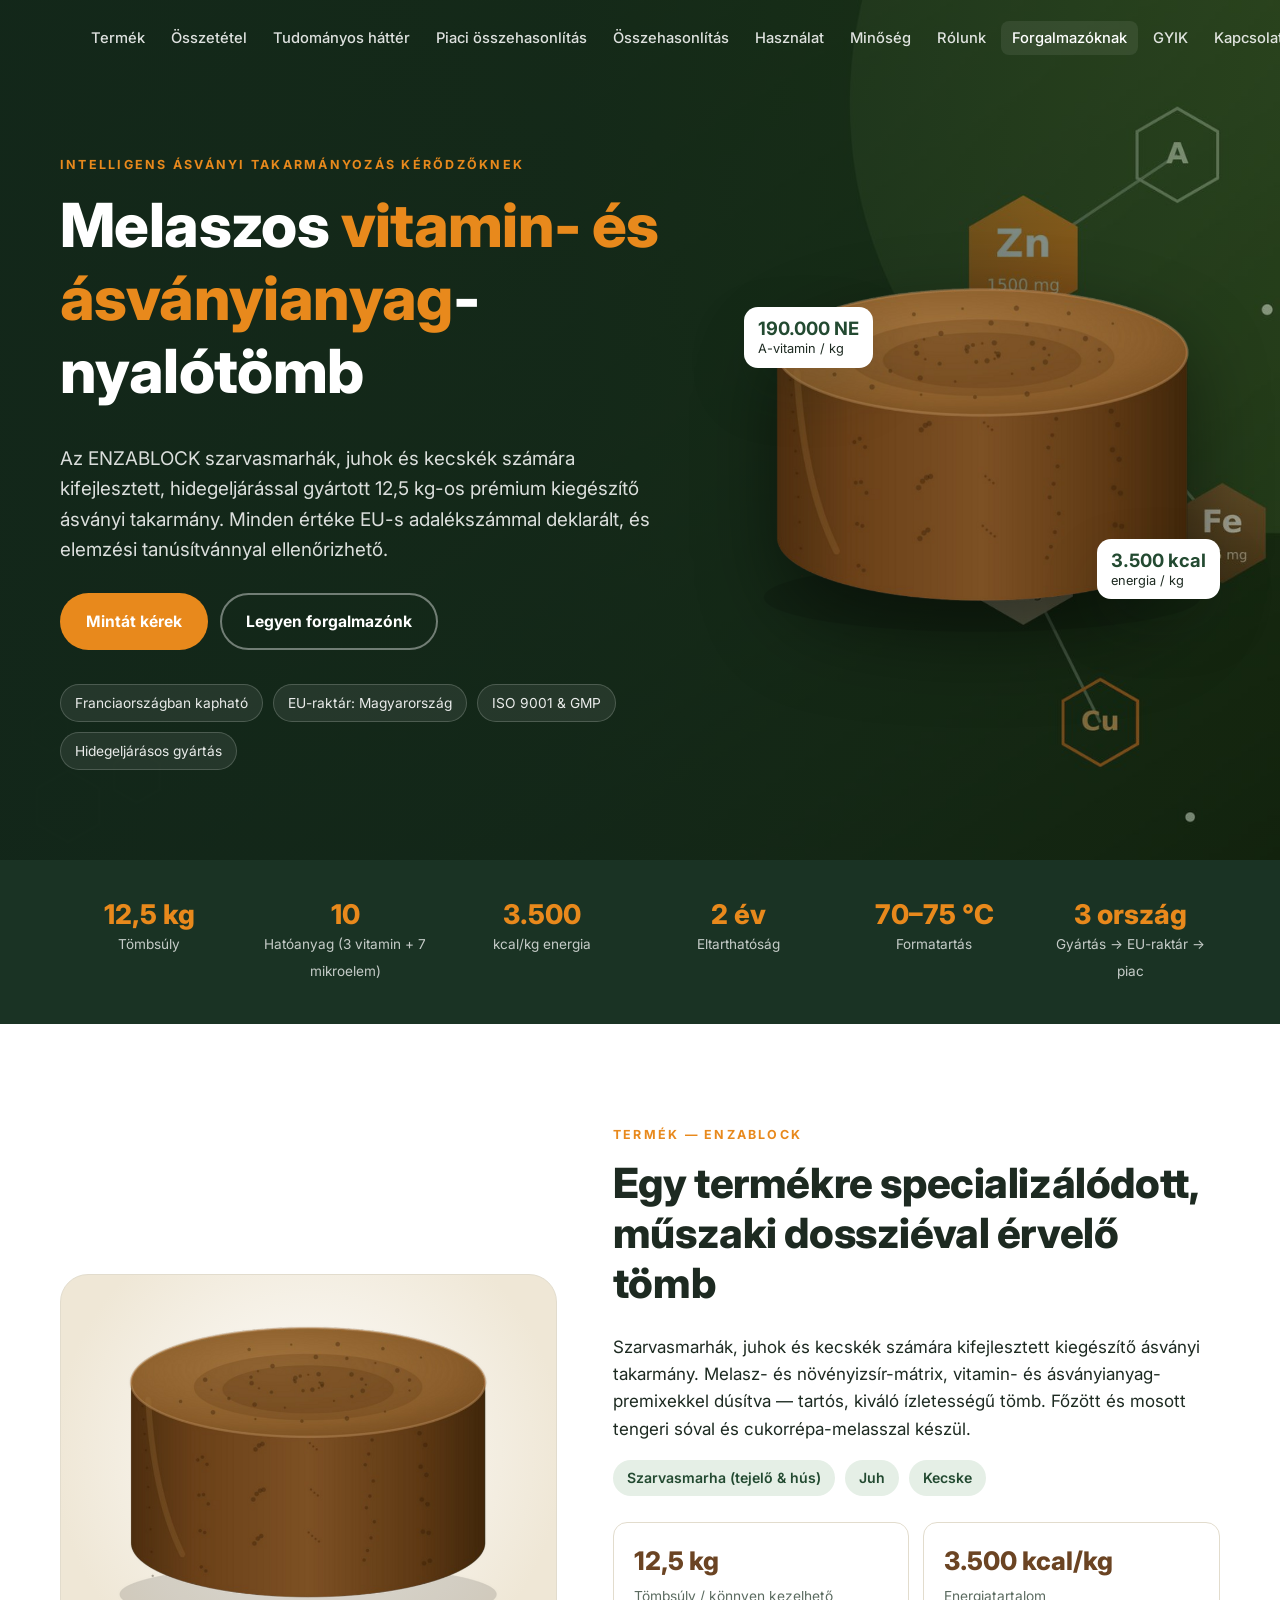
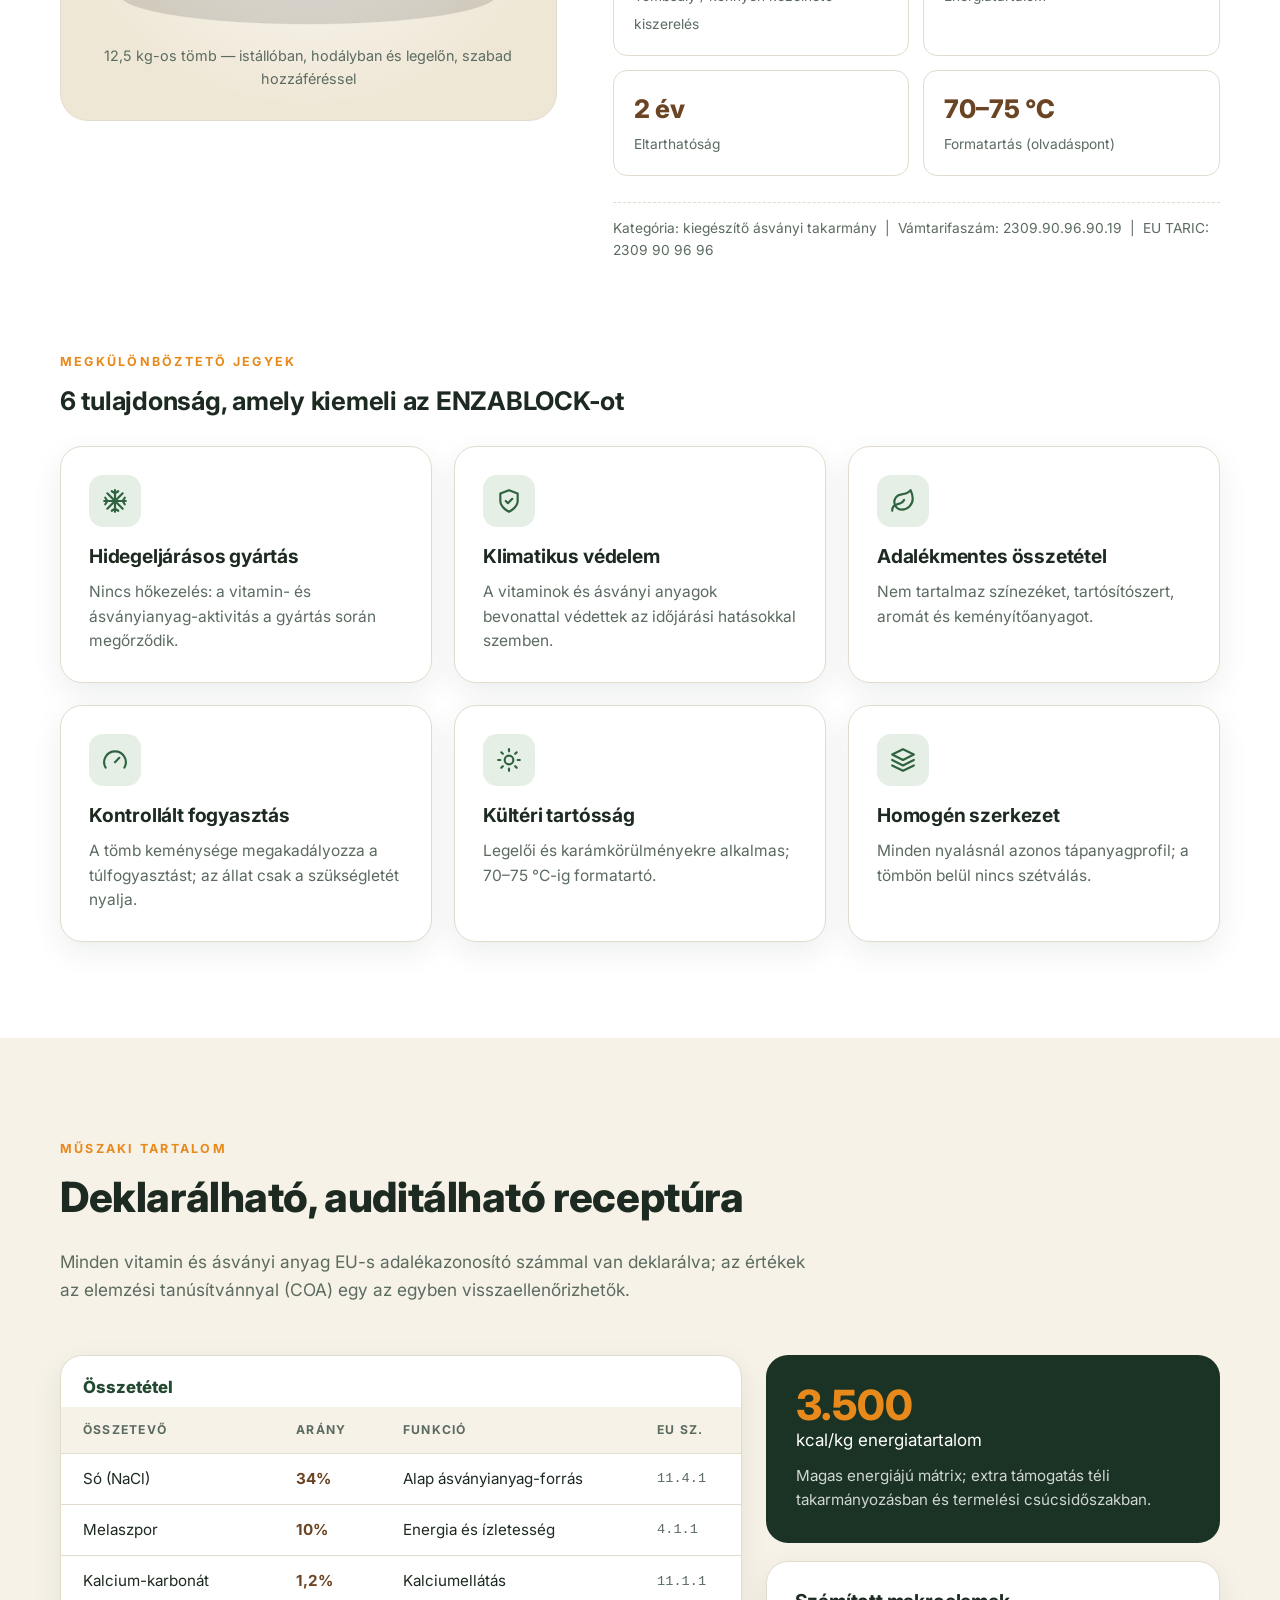
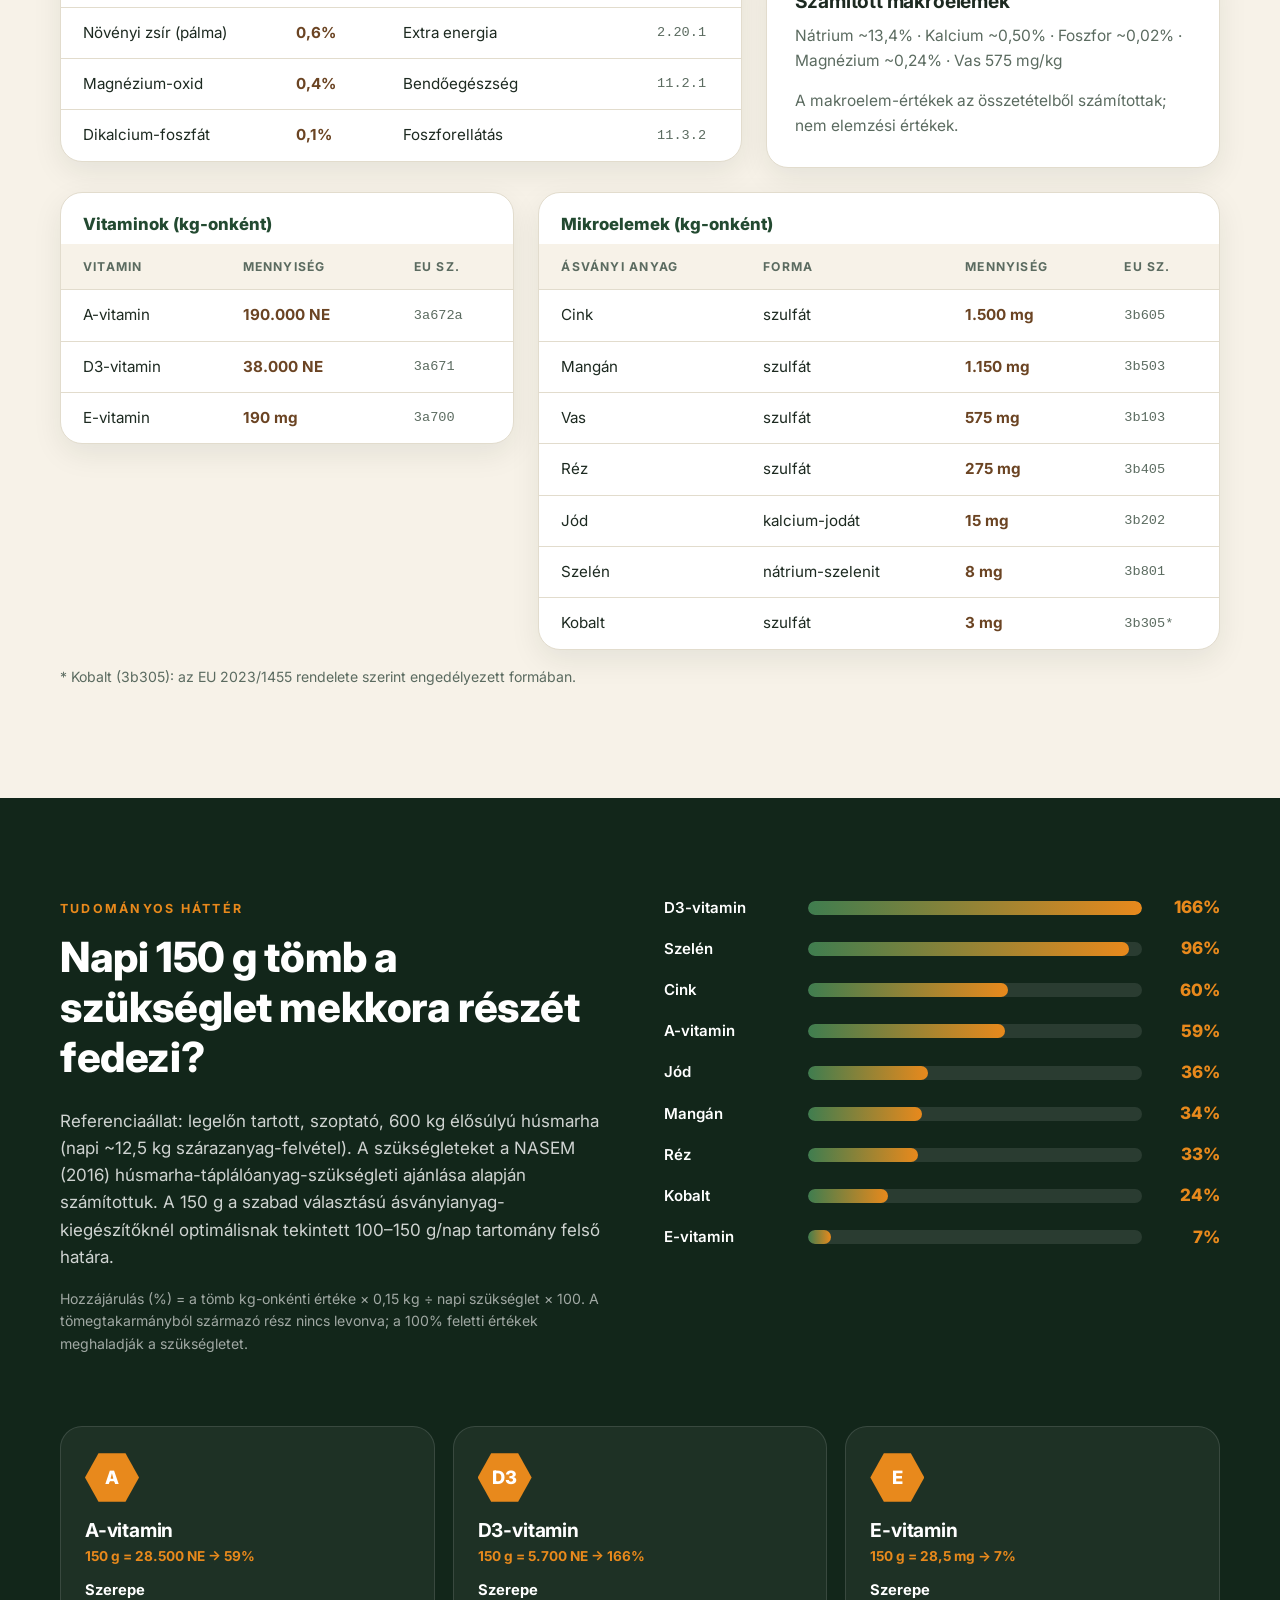
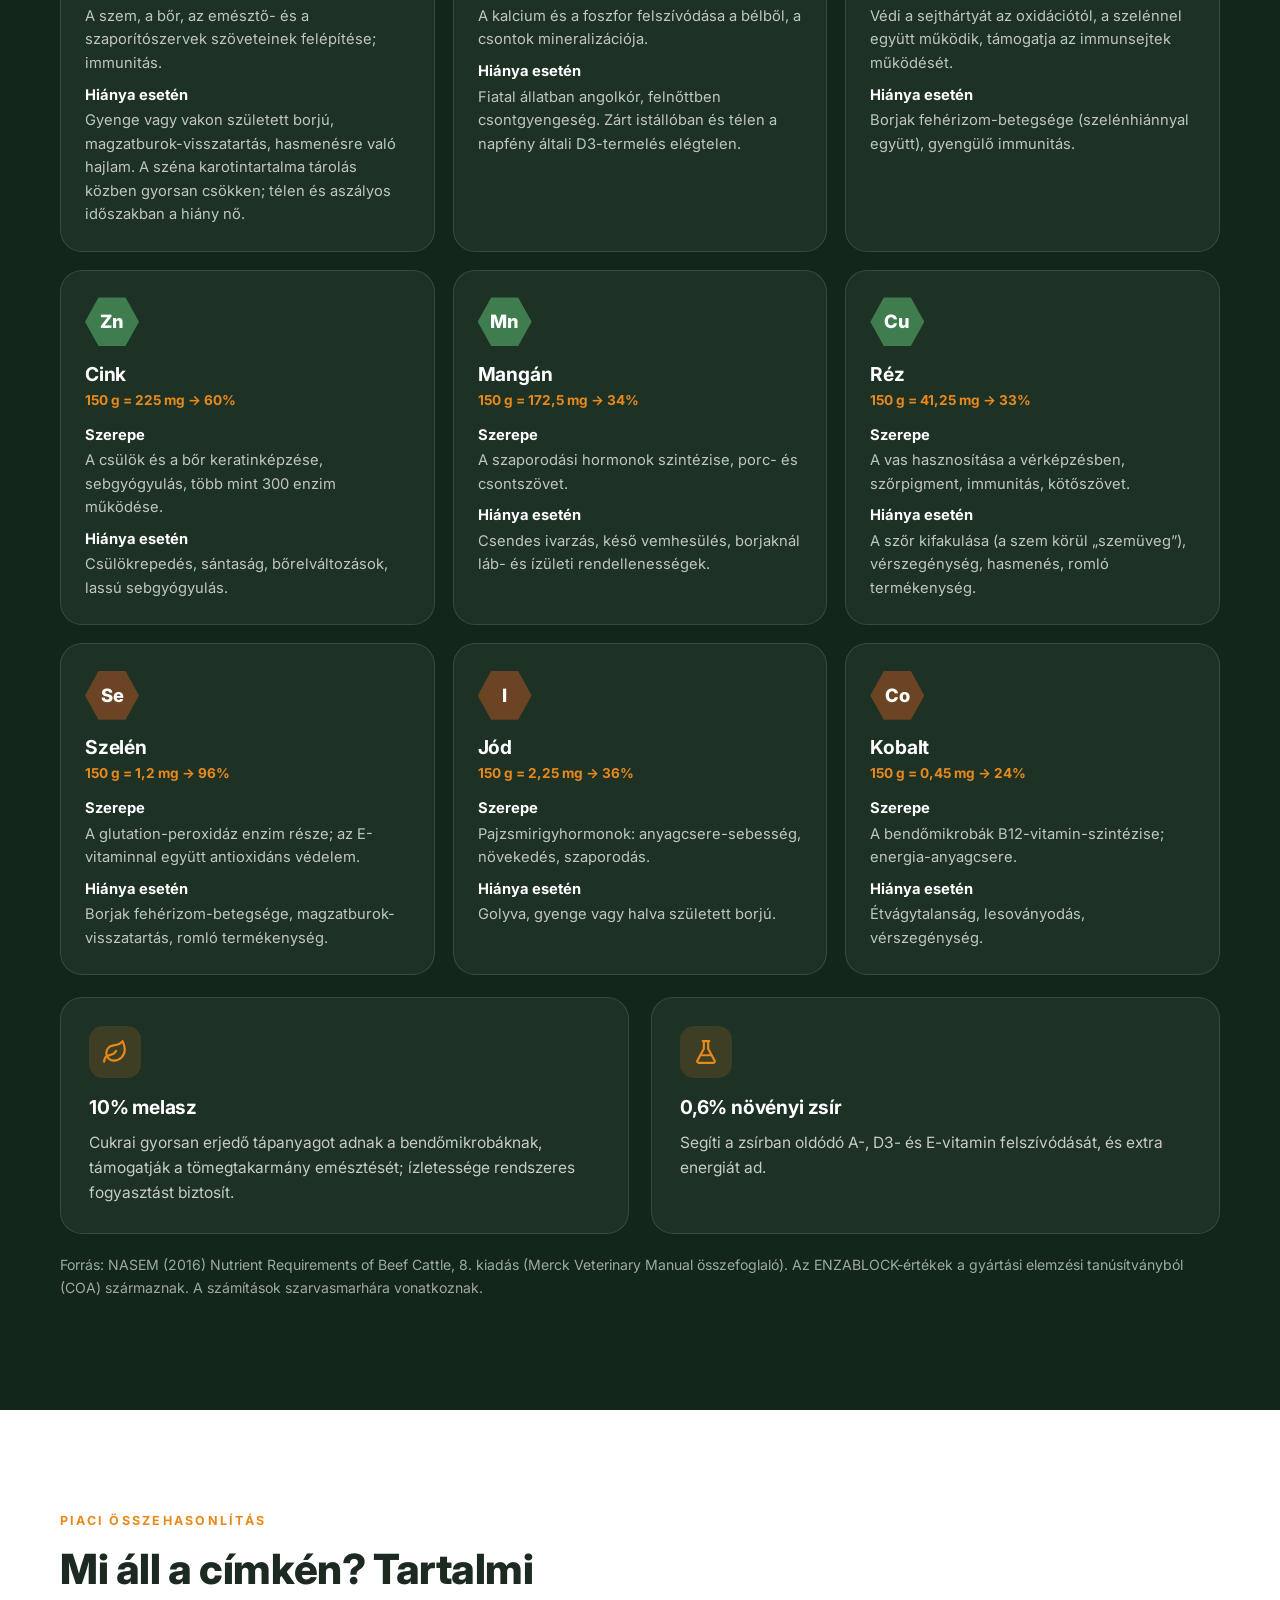
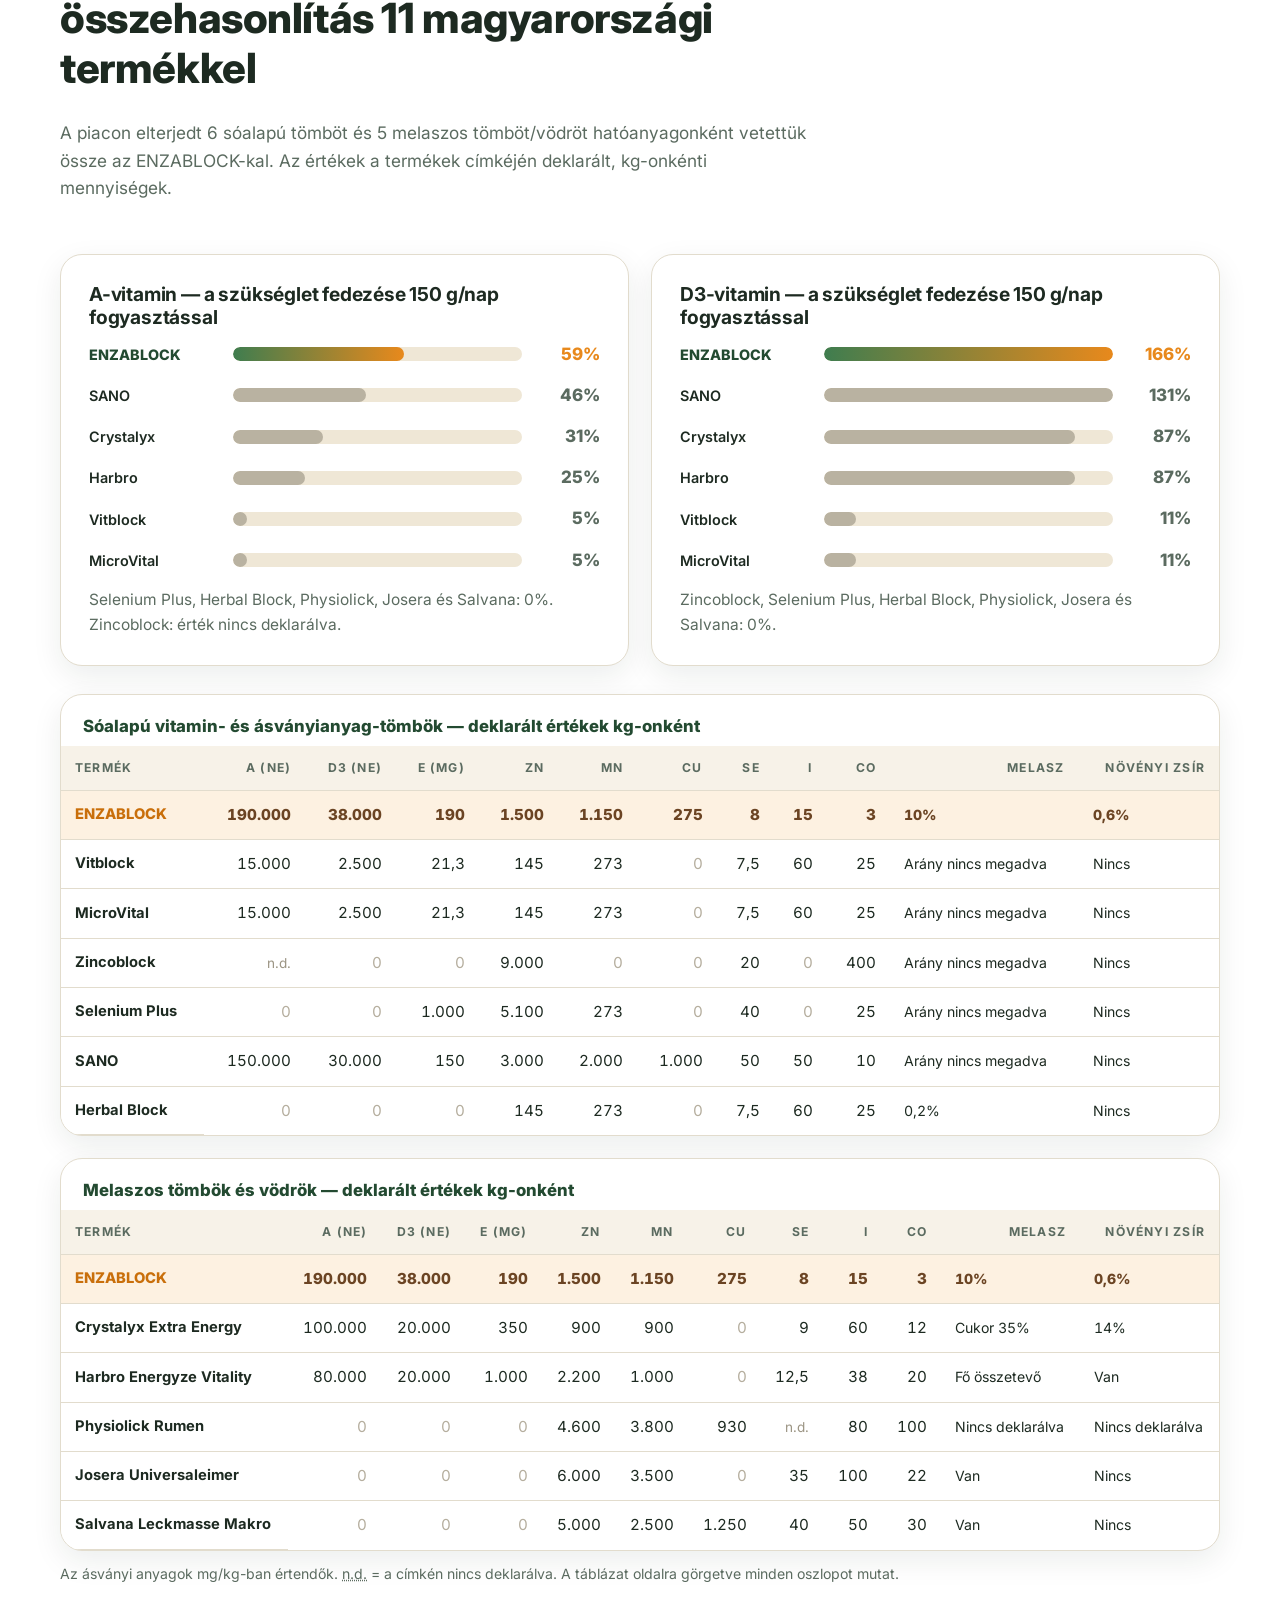
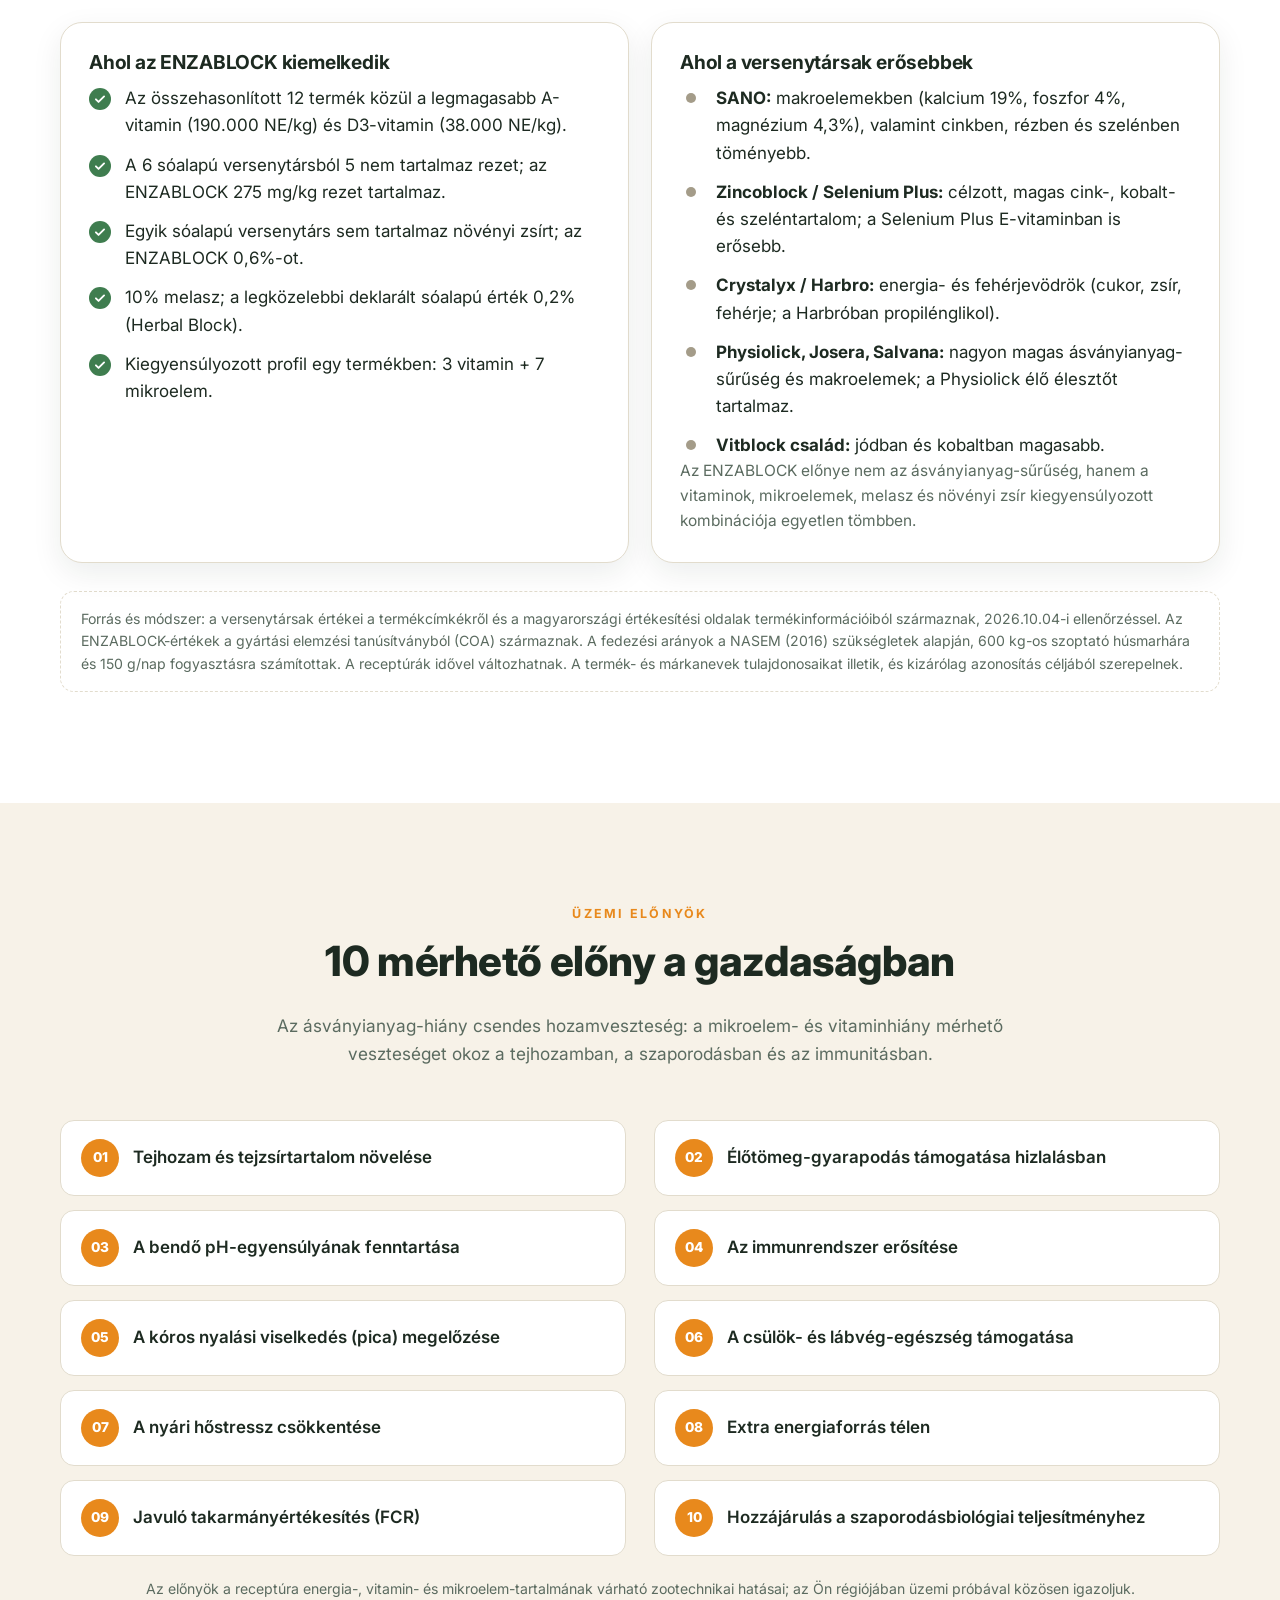
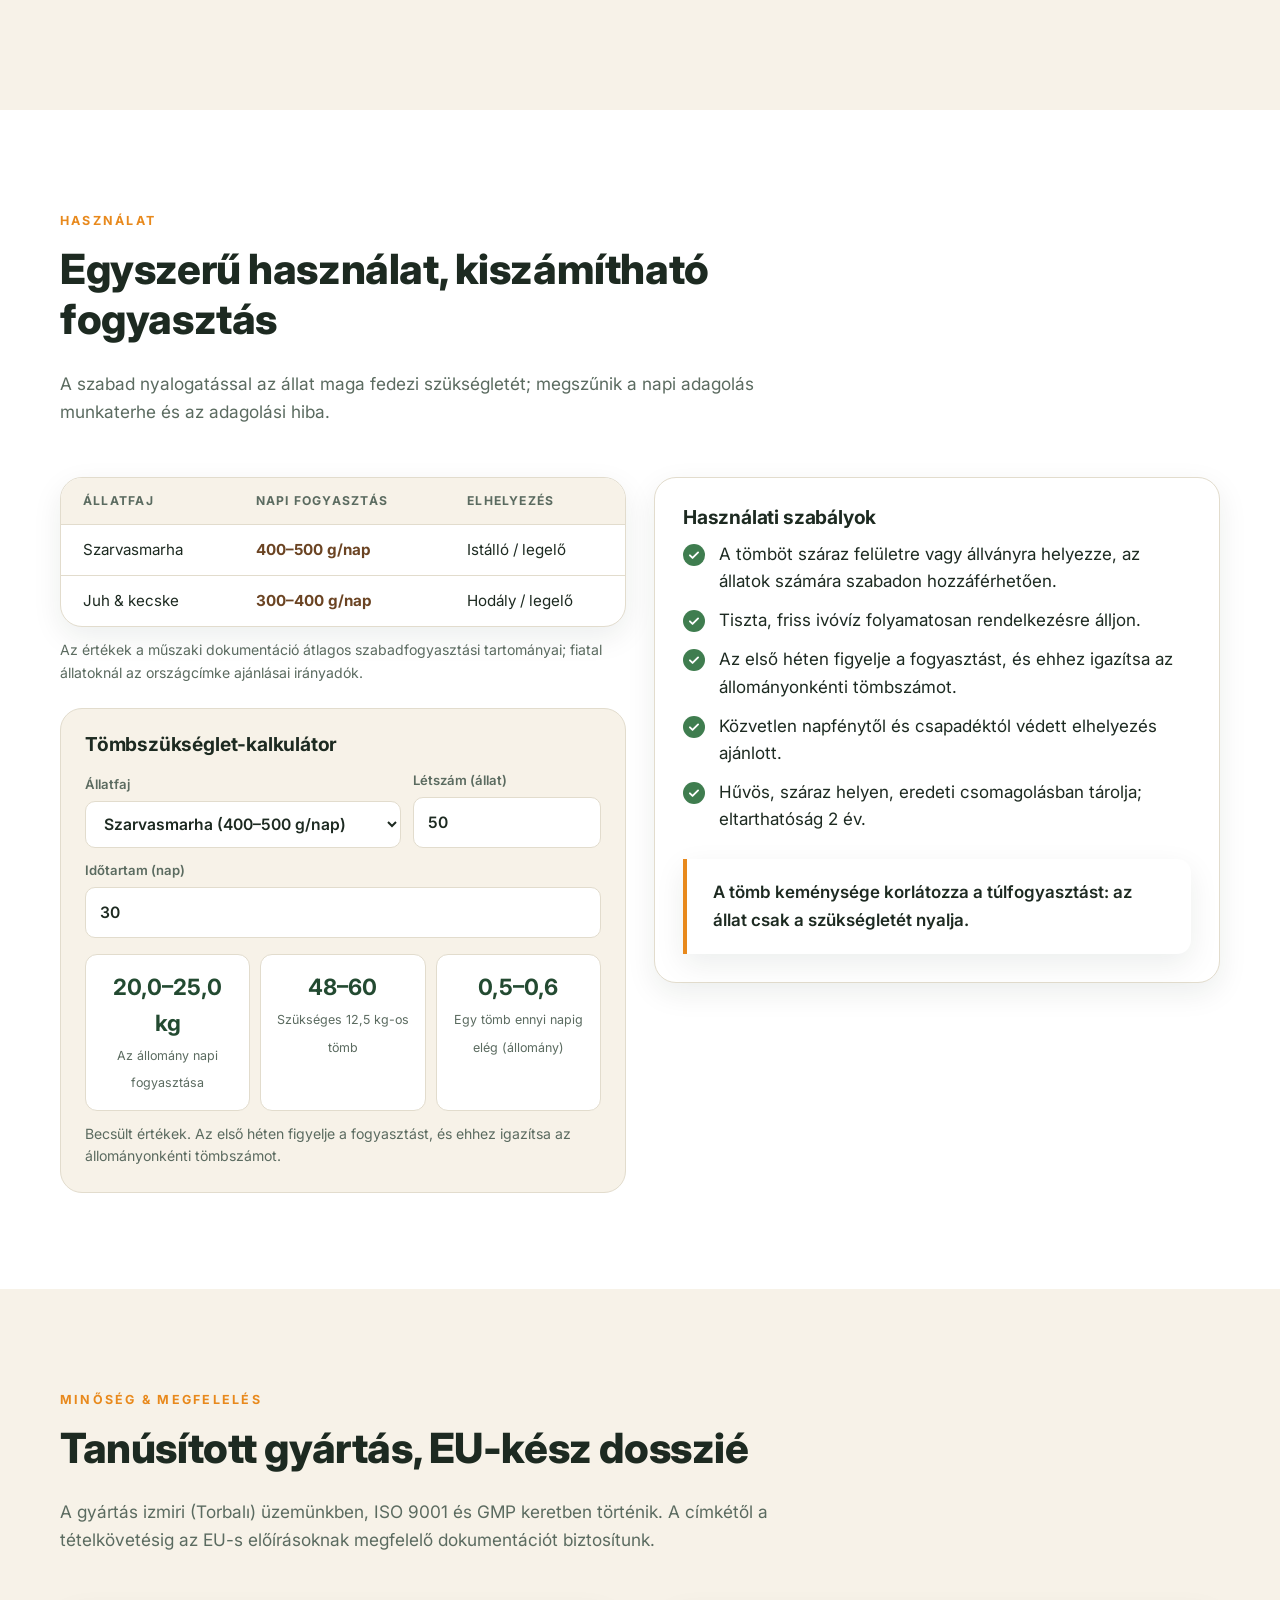
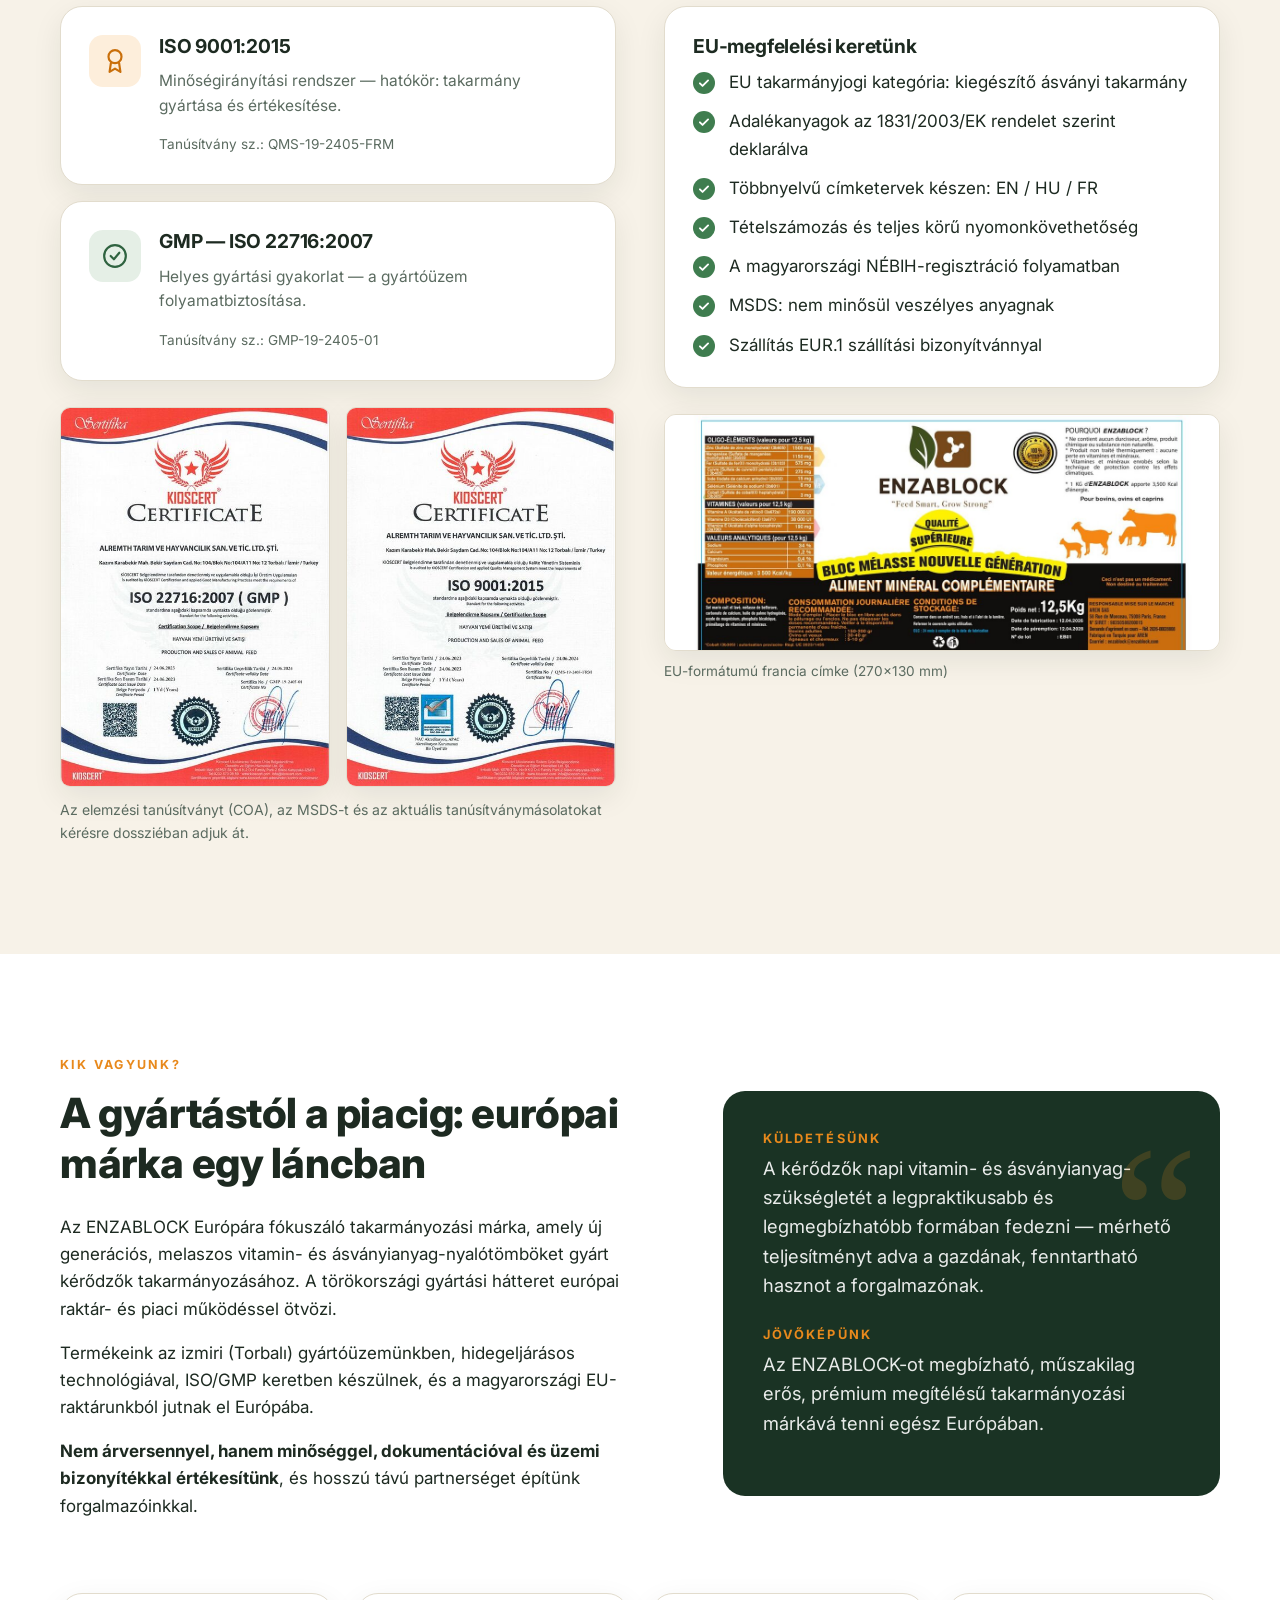
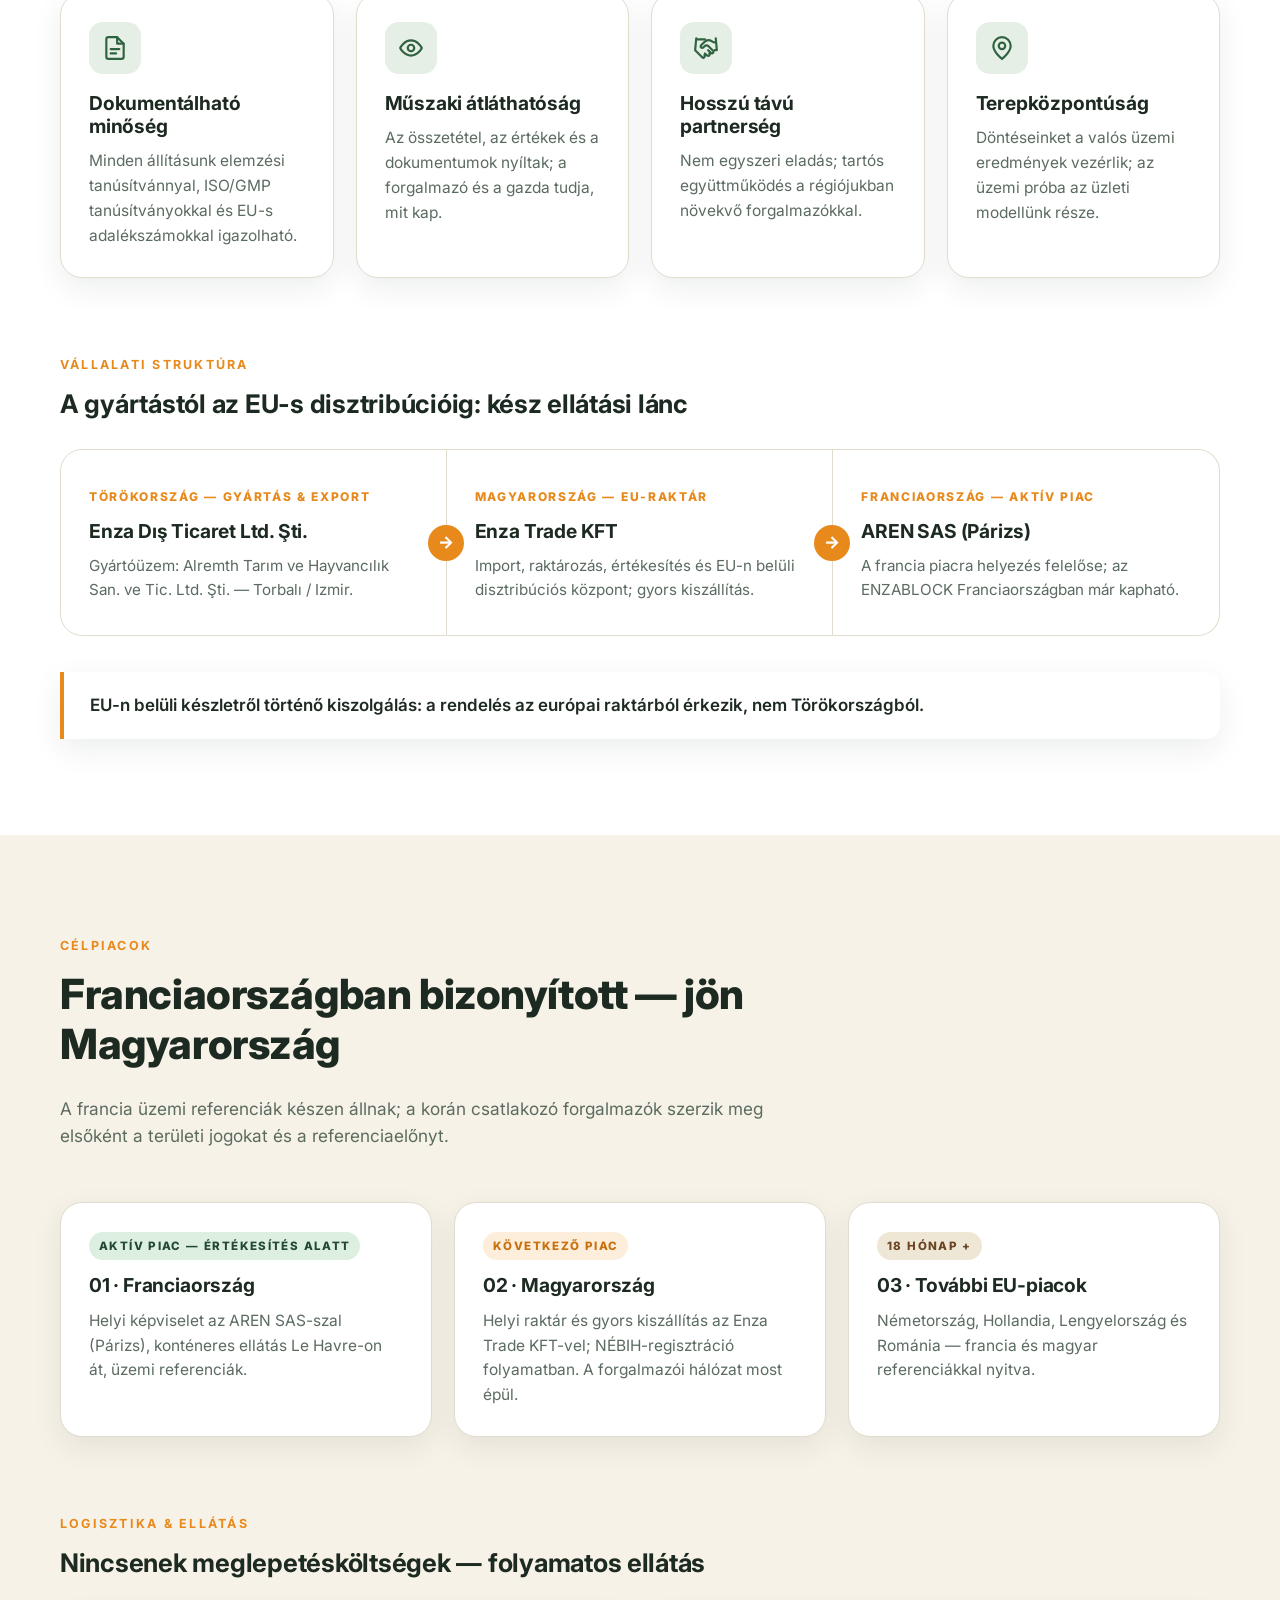
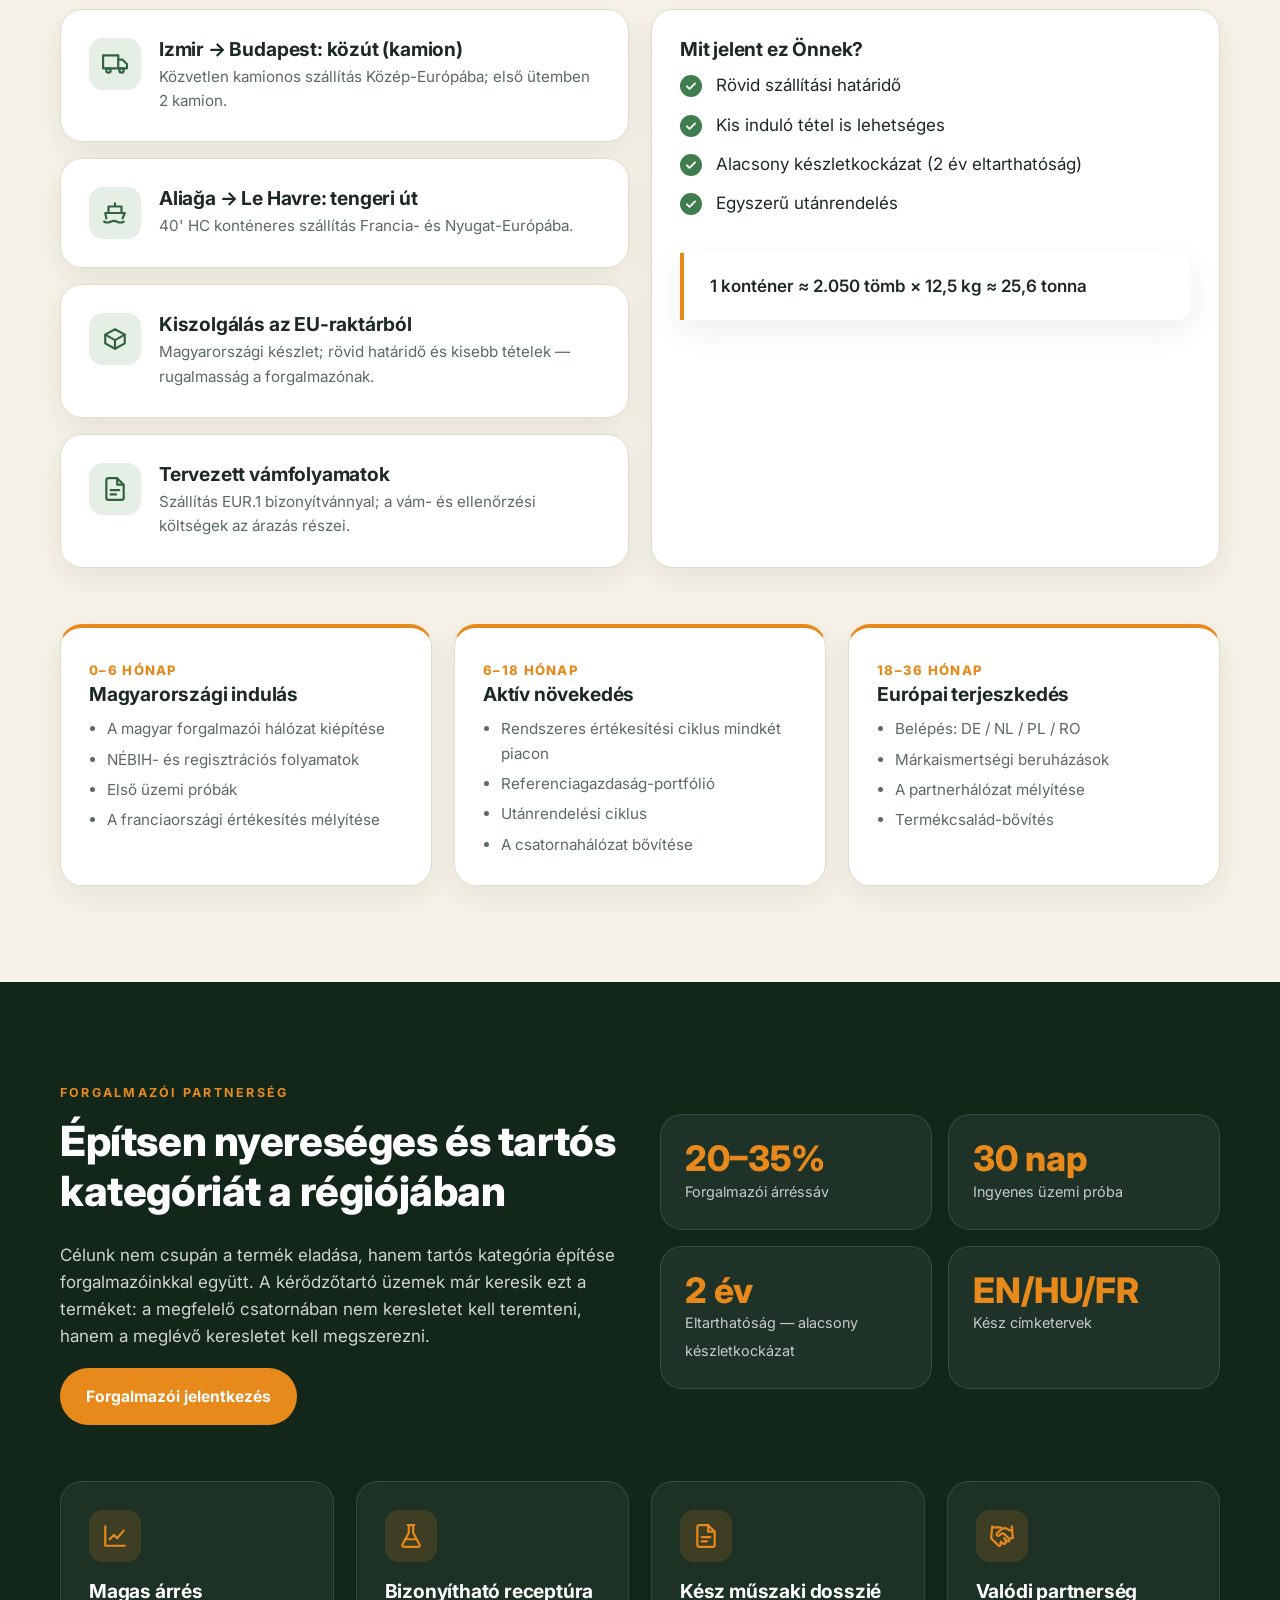
<file: hu/index.html>
<!doctype html>
<html lang="hu">
<head>
  <meta charset="utf-8">
  <script>document.documentElement.classList.add("js")</script>
  <meta name="viewport" content="width=device-width, initial-scale=1">
  <title>ENZABLOCK — Melaszos vitamin- és ásványianyag-nyalótömb</title>
  <meta name="description" content="ENZABLOCK: melaszos, vitaminokkal és ásványi anyagokkal dúsított 12,5 kg-os prémium nyalótömb szarvasmarhák, juhok és kecskék számára. Hidegeljárásos gyártás, ISO 9001 & GMP, EU-s adalékszámokkal deklarált receptúra. Franciaországban kapható, EU-raktár Magyarországon.">
  <meta name="theme-color" content="#12261a">
  <link rel="canonical" href="https://www.enzablock.com/hu/">
  <link rel="alternate" hreflang="tr" href="https://www.enzablock.com/">
  <link rel="alternate" hreflang="hu" href="https://www.enzablock.com/hu/">
  <link rel="alternate" hreflang="x-default" href="https://www.enzablock.com/">
  <meta property="og:type" content="website">
  <meta property="og:site_name" content="ENZABLOCK">
  <meta property="og:title" content="ENZABLOCK — Feed Smart, Grow Strong">
  <meta property="og:description" content="Melaszos vitamin- és ásványianyag-nyalótömb — 12,5 kg-os prémium tömb szarvasmarhák, juhok és kecskék számára.">
  <meta property="og:image" content="https://www.enzablock.com/assets/img/og-image.jpg">
  <meta property="og:locale" content="hu_HU">
  <meta property="og:locale:alternate" content="tr_TR">
  <link rel="icon" type="image/png" href="../assets/img/favicon.png">
  <link rel="apple-touch-icon" href="../assets/img/apple-touch-icon.png">
  <link rel="preconnect" href="https://fonts.googleapis.com">
  <link rel="preconnect" href="https://fonts.gstatic.com" crossorigin>
  <link href="https://fonts.googleapis.com/css2?family=Inter:wght@400;500;600;700;800&display=swap" rel="stylesheet">
  <link rel="stylesheet" href="../assets/css/style.css">
  <script type="application/ld+json">
  {
    "@context": "https://schema.org",
    "@graph": [
      {
        "@type": "Organization",
        "name": "ENZABLOCK",
        "url": "https://www.enzablock.com/hu/",
        "logo": "https://www.enzablock.com/assets/img/logo-white.png",
        "slogan": "Feed Smart, Grow Strong",
        "email": "info@enzablock.com",
        "telephone": "+36 70 533 31 51",
        "founder": { "@type": "Person", "name": "Eray Arpasin", "jobTitle": "Founder & President" }
      },
      {
        "@type": "Product",
        "name": "ENZABLOCK 12,5 kg",
        "brand": { "@type": "Brand", "name": "ENZABLOCK" },
        "image": "https://www.enzablock.com/assets/img/product.png",
        "description": "Melaszos vitamin- és ásványianyag-nyalótömb (kiegészítő ásványi takarmány) szarvasmarhák, juhok és kecskék számára.",
        "weight": { "@type": "QuantitativeValue", "value": 12.5, "unitCode": "KGM" }
      }
    ]
  }
  </script>
</head>
<body>
<a class="skip-link" href="#main">Ugrás a tartalomra</a>

<svg width="0" height="0" style="position:absolute" aria-hidden="true">
  <defs>
    <symbol id="i-snow" viewBox="0 0 24 24" fill="none" stroke="currentColor" stroke-width="2" stroke-linecap="round" stroke-linejoin="round"><path d="M12 2v20M4.9 4.9l14.2 14.2M2 12h20M4.9 19.1L19.1 4.9M9 3l3 2 3-2M9 21l3-2 3 2M3 9l2 3-2 3M21 9l-2 3 2 3"/></symbol>
    <symbol id="i-shield" viewBox="0 0 24 24" fill="none" stroke="currentColor" stroke-width="2" stroke-linecap="round" stroke-linejoin="round"><path d="M12 22s8-4 8-10V5l-8-3-8 3v7c0 6 8 10 8 10z"/><path d="M9 12l2 2 4-4"/></symbol>
    <symbol id="i-leaf" viewBox="0 0 24 24" fill="none" stroke="currentColor" stroke-width="2" stroke-linecap="round" stroke-linejoin="round"><path d="M11 20A7 7 0 0 1 9.8 6.1C15.5 5 17 4.5 19 2c1 2 2 4.2 2 8 0 5.5-4.8 10-10 10z"/><path d="M2 21c0-3 1.9-5.5 5.1-6.1 2.4-.5 4.9-2 5.9-3.9"/></symbol>
    <symbol id="i-gauge" viewBox="0 0 24 24" fill="none" stroke="currentColor" stroke-width="2" stroke-linecap="round" stroke-linejoin="round"><path d="M12 14l4-4"/><path d="M3.3 19a10 10 0 1 1 17.4 0"/></symbol>
    <symbol id="i-sun" viewBox="0 0 24 24" fill="none" stroke="currentColor" stroke-width="2" stroke-linecap="round" stroke-linejoin="round"><circle cx="12" cy="12" r="4"/><path d="M12 2v2M12 20v2M4.9 4.9l1.4 1.4M17.7 17.7l1.4 1.4M2 12h2M20 12h2M6.3 17.7l-1.4 1.4M19.1 4.9l-1.4 1.4"/></symbol>
    <symbol id="i-layers" viewBox="0 0 24 24" fill="none" stroke="currentColor" stroke-width="2" stroke-linecap="round" stroke-linejoin="round"><path d="M12 2l10 5-10 5L2 7l10-5z"/><path d="M2 17l10 5 10-5M2 12l10 5 10-5"/></symbol>
    <symbol id="i-file" viewBox="0 0 24 24" fill="none" stroke="currentColor" stroke-width="2" stroke-linecap="round" stroke-linejoin="round"><path d="M14 2H6a2 2 0 0 0-2 2v16a2 2 0 0 0 2 2h12a2 2 0 0 0 2-2V8z"/><path d="M14 2v6h6M8 13h8M8 17h5"/></symbol>
    <symbol id="i-eye" viewBox="0 0 24 24" fill="none" stroke="currentColor" stroke-width="2" stroke-linecap="round" stroke-linejoin="round"><path d="M2 12s3.5-7 10-7 10 7 10 7-3.5 7-10 7S2 12 2 12z"/><circle cx="12" cy="12" r="3"/></symbol>
    <symbol id="i-hand" viewBox="0 0 24 24" fill="none" stroke="currentColor" stroke-width="2" stroke-linecap="round" stroke-linejoin="round"><path d="M11 17l2 2a1.4 1.4 0 0 0 2-2"/><path d="M14 14l2.5 2.5a1.4 1.4 0 0 0 2-2l-3.9-3.9a3 3 0 0 0-4.2 0l-.9.9a1.4 1.4 0 0 1-2-2l2.8-2.8a5.8 5.8 0 0 1 7.1-.9l.5.3a4 4 0 0 0 2.8.6L21 6"/><path d="M21 3l1 11h-2M3 3L2 14l6.5 6.5a1.4 1.4 0 0 0 2-2M3 4h8"/></symbol>
    <symbol id="i-pin" viewBox="0 0 24 24" fill="none" stroke="currentColor" stroke-width="2" stroke-linecap="round" stroke-linejoin="round"><path d="M20 10c0 6-8 12-8 12S4 16 4 10a8 8 0 0 1 16 0z"/><circle cx="12" cy="10" r="3"/></symbol>
    <symbol id="i-box" viewBox="0 0 24 24" fill="none" stroke="currentColor" stroke-width="2" stroke-linecap="round" stroke-linejoin="round"><path d="M21 8l-9-5-9 5v8l9 5 9-5z"/><path d="M3 8l9 5 9-5M12 13v8"/></symbol>
    <symbol id="i-store" viewBox="0 0 24 24" fill="none" stroke="currentColor" stroke-width="2" stroke-linecap="round" stroke-linejoin="round"><path d="M3 9l1.5-5h15L21 9M3 9v11h18V9M3 9h18"/><path d="M9 20v-6h6v6"/></symbol>
    <symbol id="i-truck" viewBox="0 0 24 24" fill="none" stroke="currentColor" stroke-width="2" stroke-linecap="round" stroke-linejoin="round"><path d="M1 4h14v12H1zM15 8h4l4 4v4h-8"/><circle cx="6" cy="18" r="2"/><circle cx="18" cy="18" r="2"/></symbol>
    <symbol id="i-ship" viewBox="0 0 24 24" fill="none" stroke="currentColor" stroke-width="2" stroke-linecap="round" stroke-linejoin="round"><path d="M2 20c2 1 4 1 6 0s4-1 6 0 4 1 6 0"/><path d="M4 17l-1-5h18l-2 5M6 12V6h12v6M12 3v3"/></symbol>
    <symbol id="i-award" viewBox="0 0 24 24" fill="none" stroke="currentColor" stroke-width="2" stroke-linecap="round" stroke-linejoin="round"><circle cx="12" cy="8" r="6"/><path d="M8.2 13.9L7 22l5-3 5 3-1.2-8.1"/></symbol>
    <symbol id="i-check" viewBox="0 0 24 24" fill="none" stroke="currentColor" stroke-width="2" stroke-linecap="round" stroke-linejoin="round"><circle cx="12" cy="12" r="10"/><path d="M8 12l3 3 5-6"/></symbol>
    <symbol id="i-flask" viewBox="0 0 24 24" fill="none" stroke="currentColor" stroke-width="2" stroke-linecap="round" stroke-linejoin="round"><path d="M9 2h6M10 2v7L4 20a1.5 1.5 0 0 0 1.3 2h13.4A1.5 1.5 0 0 0 20 20l-6-11V2"/><path d="M7 15h10"/></symbol>
    <symbol id="i-stetho" viewBox="0 0 24 24" fill="none" stroke="currentColor" stroke-width="2" stroke-linecap="round" stroke-linejoin="round"><path d="M5 2v6a5 5 0 0 0 10 0V2M10 13v3a5 5 0 0 0 10 0v-2"/><circle cx="20" cy="12" r="2"/></symbol>
    <symbol id="i-chart" viewBox="0 0 24 24" fill="none" stroke="currentColor" stroke-width="2" stroke-linecap="round" stroke-linejoin="round"><path d="M3 3v18h18"/><path d="M7 15l4-4 3 3 6-7"/></symbol>
    <symbol id="i-megaphone" viewBox="0 0 24 24" fill="none" stroke="currentColor" stroke-width="2" stroke-linecap="round" stroke-linejoin="round"><path d="M3 11v2a1 1 0 0 0 1 1h3l6 5V5L7 10H4a1 1 0 0 0-1 1zM17 8a5 5 0 0 1 0 8"/></symbol>
    <symbol id="i-globe" viewBox="0 0 24 24" fill="none" stroke="currentColor" stroke-width="2" stroke-linecap="round" stroke-linejoin="round"><circle cx="12" cy="12" r="10"/><path d="M2 12h20M12 2a15 15 0 0 1 0 20M12 2a15 15 0 0 0 0 20"/></symbol>
    <symbol id="i-mail" viewBox="0 0 24 24" fill="none" stroke="currentColor" stroke-width="2" stroke-linecap="round" stroke-linejoin="round"><rect x="2" y="4" width="20" height="16" rx="2"/><path d="M22 6l-10 7L2 6"/></symbol>
    <symbol id="i-phone" viewBox="0 0 24 24" fill="none" stroke="currentColor" stroke-width="2" stroke-linecap="round" stroke-linejoin="round"><path d="M22 16.9v3a2 2 0 0 1-2.2 2 19.8 19.8 0 0 1-8.6-3.1 19.5 19.5 0 0 1-6-6A19.8 19.8 0 0 1 2.1 4.2 2 2 0 0 1 4.1 2h3a2 2 0 0 1 2 1.7c.1 1 .4 1.9.7 2.8a2 2 0 0 1-.5 2.1L8 9.9a16 16 0 0 0 6 6l1.3-1.3a2 2 0 0 1 2.1-.5c.9.3 1.8.6 2.8.7a2 2 0 0 1 1.7 2z"/></symbol>
    <symbol id="i-gift" viewBox="0 0 24 24" fill="none" stroke="currentColor" stroke-width="2" stroke-linecap="round" stroke-linejoin="round"><path d="M20 12v10H4V12M2 7h20v5H2zM12 22V7M12 7H7.5a2.5 2.5 0 0 1 0-5C11 2 12 7 12 7zM12 7h4.5a2.5 2.5 0 0 0 0-5C13 2 12 7 12 7z"/></symbol>
    <symbol id="i-up" viewBox="0 0 24 24" fill="none" stroke="currentColor" stroke-width="2.4" stroke-linecap="round" stroke-linejoin="round"><path d="M12 19V5M5 12l7-7 7 7"/></symbol>
  </defs>
</svg>

<header class="site-header">
  <div class="container nav">
    <a class="brand" href="#top" aria-label="ENZABLOCK kezdőlap"><img src="../assets/img/logo-white.png" alt="ENZABLOCK — Feed Smart, Grow Strong" width="520" height="335"></a>
    <ul class="nav-links" id="nav-links">
      <li><a href="#termek">Termék</a></li>
      <li><a href="#osszetetel">Összetétel</a></li>
      <li><a href="#tudomany">Tudományos háttér</a></li>
          <li><a href="#osszehasonlitas">Piaci összehasonlítás</a></li>
      <li><a href="#osszehasonlitas">Összehasonlítás</a></li>
      <li><a href="#hasznalat">Használat</a></li>
      <li><a href="#minoseg">Minőség</a></li>
      <li><a href="#rolunk">Rólunk</a></li>
      <li><a href="#forgalmazoknak">Forgalmazóknak</a></li>
      <li><a href="#gyik">GYIK</a></li>
      <li><a href="#kapcsolat">Kapcsolat</a></li>
    </ul>
    <div class="nav-actions">
      <nav class="lang-switch" aria-label="Nyelv">
        <a href="../" hreflang="tr" lang="tr">TR</a>
        <a href="./" aria-current="true" hreflang="hu" lang="hu">HU</a>
      </nav>
      <button class="nav-toggle" aria-controls="nav-links" aria-expanded="false" aria-label="Menü megnyitása/bezárása">
        <svg viewBox="0 0 24 24" fill="none" stroke="currentColor" stroke-width="2" stroke-linecap="round"><path d="M3 6h18M3 12h18M3 18h18"/></svg>
      </button>
    </div>
  </div>
</header>

<main id="main">

<!-- HERO -->
<section class="hero" id="top">
  <div class="container">
    <div>
      <span class="eyebrow">Intelligens ásványi takarmányozás kérődzőknek</span>
      <h1>Melaszos <em>vitamin- és ásványianyag</em>-nyalótömb</h1>
      <p class="hero-lead">Az ENZABLOCK szarvasmarhák, juhok és kecskék számára kifejlesztett, hidegeljárással gyártott 12,5 kg-os prémium kiegészítő ásványi takarmány. Minden értéke EU-s adalékszámmal deklarált, és elemzési tanúsítvánnyal ellenőrizhető.</p>
      <div class="hero-ctas">
        <a class="btn btn-primary" href="#kapcsolat">Mintát kérek</a>
        <a class="btn btn-ghost" href="#forgalmazoknak">Legyen forgalmazónk</a>
      </div>
      <ul class="hero-badges">
        <li>Franciaországban kapható</li>
        <li>EU-raktár: Magyarország</li>
        <li>ISO 9001 & GMP</li>
        <li>Hidegeljárásos gyártás</li>
      </ul>
    </div>
    <div class="hero-visual">
      <img src="../assets/img/product.png" alt="ENZABLOCK 12,5 kg-os melaszos nyalótömb" width="720" height="600">
      <div class="hero-tag t1"><strong>190.000 NE</strong>A-vitamin / kg</div>
      <div class="hero-tag t2"><strong>3.500 kcal</strong>energia / kg</div>
    </div>
  </div>
</section>

<!-- STATS -->
<div class="stats">
  <div class="container stats-grid">
    <div class="stat"><b>12,5 kg</b><span>Tömbsúly</span></div>
    <div class="stat"><b>10</b><span>Hatóanyag (3 vitamin + 7 mikroelem)</span></div>
    <div class="stat"><b>3.500</b><span>kcal/kg energia</span></div>
    <div class="stat"><b>2 év</b><span>Eltarthatóság</span></div>
    <div class="stat"><b>70–75 °C</b><span>Formatartás</span></div>
    <div class="stat"><b>3 ország</b><span>Gyártás → EU-raktár → piac</span></div>
  </div>
</div>

<!-- PRODUCT -->
<section id="termek">
  <div class="container">
    <div class="product-grid">
      <figure class="product-visual reveal">
        <img src="../assets/img/product.png" alt="ENZABLOCK nyalótömb" width="720" height="600" loading="lazy">
        <figcaption>12,5 kg-os tömb — istállóban, hodályban és legelőn, szabad hozzáféréssel</figcaption>
      </figure>
      <div class="reveal">
        <span class="eyebrow">Termék — ENZABLOCK</span>
        <h2>Egy termékre specializálódott, műszaki dossziéval érvelő tömb</h2>
        <p>Szarvasmarhák, juhok és kecskék számára kifejlesztett kiegészítő ásványi takarmány. Melasz- és növényizsír-mátrix, vitamin- és ásványianyag-premixekkel dúsítva — tartós, kiváló ízletességű tömb. Főzött és mosott tengeri sóval és cukorrépa-melasszal készül.</p>
        <ul class="species">
          <li>Szarvasmarha (tejelő & hús)</li>
          <li>Juh</li>
          <li>Kecske</li>
        </ul>
        <div class="spec-grid">
          <div class="spec"><b>12,5 kg</b><span>Tömbsúly / könnyen kezelhető kiszerelés</span></div>
          <div class="spec"><b>3.500 kcal/kg</b><span>Energiatartalom</span></div>
          <div class="spec"><b>2 év</b><span>Eltarthatóság</span></div>
          <div class="spec"><b>70–75 °C</b><span>Formatartás (olvadáspont)</span></div>
        </div>
        <p class="codes">Kategória: kiegészítő ásványi takarmány &nbsp;|&nbsp; Vámtarifaszám: 2309.90.96.90.19 &nbsp;|&nbsp; EU TARIC: 2309 90 96 96</p>
      </div>
    </div>

    <div class="subhead reveal">
      <span class="eyebrow">Megkülönböztető jegyek</span>
      <h3>6 tulajdonság, amely kiemeli az ENZABLOCK-ot</h3>
    </div>
    <div class="grid grid-3">
      <article class="card reveal"><div class="icon"><svg><use href="#i-snow"/></svg></div><h3>Hidegeljárásos gyártás</h3><p>Nincs hőkezelés: a vitamin- és ásványianyag-aktivitás a gyártás során megőrződik.</p></article>
      <article class="card reveal"><div class="icon"><svg><use href="#i-shield"/></svg></div><h3>Klimatikus védelem</h3><p>A vitaminok és ásványi anyagok bevonattal védettek az időjárási hatásokkal szemben.</p></article>
      <article class="card reveal"><div class="icon"><svg><use href="#i-leaf"/></svg></div><h3>Adalékmentes összetétel</h3><p>Nem tartalmaz színezéket, tartósítószert, aromát és keményítőanyagot.</p></article>
      <article class="card reveal"><div class="icon"><svg><use href="#i-gauge"/></svg></div><h3>Kontrollált fogyasztás</h3><p>A tömb keménysége megakadályozza a túlfogyasztást; az állat csak a szükségletét nyalja.</p></article>
      <article class="card reveal"><div class="icon"><svg><use href="#i-sun"/></svg></div><h3>Kültéri tartósság</h3><p>Legelői és karámkörülményekre alkalmas; 70–75 °C-ig formatartó.</p></article>
      <article class="card reveal"><div class="icon"><svg><use href="#i-layers"/></svg></div><h3>Homogén szerkezet</h3><p>Minden nyalásnál azonos tápanyagprofil; a tömbön belül nincs szétválás.</p></article>
    </div>
  </div>
</section>

<!-- TECHNICAL -->
<section id="osszetetel" class="section-alt">
  <div class="container">
    <div class="section-head reveal">
      <span class="eyebrow">Műszaki tartalom</span>
      <h2>Deklarálható, auditálható receptúra</h2>
      <p>Minden vitamin és ásványi anyag EU-s adalékazonosító számmal van deklarálva; az értékek az elemzési tanúsítvánnyal (COA) egy az egyben visszaellenőrizhetők.</p>
    </div>

    <div class="tech-grid">
      <div class="table-wrap reveal">
        <table>
          <caption>Összetétel</caption>
          <thead><tr><th>Összetevő</th><th>Arány</th><th>Funkció</th><th>EU sz.</th></tr></thead>
          <tbody>
            <tr><td>Só (NaCl)</td><td class="val">34%</td><td>Alap ásványianyag-forrás</td><td class="code">11.4.1</td></tr>
            <tr><td>Melaszpor</td><td class="val">10%</td><td>Energia és ízletesség</td><td class="code">4.1.1</td></tr>
            <tr><td>Kalcium-karbonát</td><td class="val">1,2%</td><td>Kalciumellátás</td><td class="code">11.1.1</td></tr>
            <tr><td>Növényi zsír (pálma)</td><td class="val">0,6%</td><td>Extra energia</td><td class="code">2.20.1</td></tr>
            <tr><td>Magnézium-oxid</td><td class="val">0,4%</td><td>Bendőegészség</td><td class="code">11.2.1</td></tr>
            <tr><td>Dikalcium-foszfát</td><td class="val">0,1%</td><td>Foszforellátás</td><td class="code">11.3.2</td></tr>
          </tbody>
        </table>
      </div>
      <div class="tech-side">
        <div class="energy reveal">
          <b>3.500</b>
          <span>kcal/kg energiatartalom</span>
          <p>Magas energiájú mátrix; extra támogatás téli takarmányozásban és termelési csúcsidőszakban.</p>
        </div>
        <div class="card reveal">
          <h3>Számított makroelemek</h3>
          <p>Nátrium ~13,4% · Kalcium ~0,50% · Foszfor ~0,02% · Magnézium ~0,24% · Vas 575 mg/kg</p>
          <p class="note">A makroelem-értékek az összetételből számítottak; nem elemzési értékek.</p>
        </div>
      </div>
    </div>

    <div class="premix-grid">
      <div class="table-wrap reveal">
        <table>
          <caption>Vitaminok (kg-onként)</caption>
          <thead><tr><th>Vitamin</th><th>Mennyiség</th><th>EU sz.</th></tr></thead>
          <tbody>
            <tr><td>A-vitamin</td><td class="val">190.000 NE</td><td class="code">3a672a</td></tr>
            <tr><td>D3-vitamin</td><td class="val">38.000 NE</td><td class="code">3a671</td></tr>
            <tr><td>E-vitamin</td><td class="val">190 mg</td><td class="code">3a700</td></tr>
          </tbody>
        </table>
      </div>
      <div class="table-wrap reveal">
        <table>
          <caption>Mikroelemek (kg-onként)</caption>
          <thead><tr><th>Ásványi anyag</th><th>Forma</th><th>Mennyiség</th><th>EU sz.</th></tr></thead>
          <tbody>
            <tr><td>Cink</td><td>szulfát</td><td class="val">1.500 mg</td><td class="code">3b605</td></tr>
            <tr><td>Mangán</td><td>szulfát</td><td class="val">1.150 mg</td><td class="code">3b503</td></tr>
            <tr><td>Vas</td><td>szulfát</td><td class="val">575 mg</td><td class="code">3b103</td></tr>
            <tr><td>Réz</td><td>szulfát</td><td class="val">275 mg</td><td class="code">3b405</td></tr>
            <tr><td>Jód</td><td>kalcium-jodát</td><td class="val">15 mg</td><td class="code">3b202</td></tr>
            <tr><td>Szelén</td><td>nátrium-szelenit</td><td class="val">8 mg</td><td class="code">3b801</td></tr>
            <tr><td>Kobalt</td><td>szulfát</td><td class="val">3 mg</td><td class="code">3b305*</td></tr>
          </tbody>
        </table>
      </div>
    </div>
    <p class="note" style="margin-top:16px">* Kobalt (3b305): az EU 2023/1455 rendelete szerint engedélyezett formában.</p>
  </div>
</section>

<!-- SCIENCE -->
<section id="tudomany" class="section-dark">
  <div class="container">
    <div class="science-grid">
      <div class="reveal">
        <span class="eyebrow">Tudományos háttér</span>
        <h2>Napi 150 g tömb a szükséglet mekkora részét fedezi?</h2>
        <p>Referenciaállat: legelőn tartott, szoptató, 600 kg élősúlyú húsmarha (napi ~12,5 kg szárazanyag-felvétel). A szükségleteket a NASEM (2016) húsmarha-táplálóanyag-szükségleti ajánlása alapján számítottuk. A 150 g a szabad választású ásványianyag-kiegészítőknél optimálisnak tekintett 100–150 g/nap tartomány felső határa.</p>
        <p class="note">Hozzájárulás (%) = a tömb kg-onkénti értéke × 0,15 kg ÷ napi szükséglet × 100. A tömegtakarmányból származó rész nincs levonva; a 100% feletti értékek meghaladják a szükségletet.</p>
      </div>
      <div class="coverage reveal" aria-label="A napi szükséglet fedezése 150 g/nap fogyasztással">
        <div class="bar-row"><span class="lbl">D3-vitamin</span><span class="bar"><i data-w="166"></i></span><span class="pct">166%</span></div>
        <div class="bar-row"><span class="lbl">Szelén</span><span class="bar"><i data-w="96"></i></span><span class="pct">96%</span></div>
        <div class="bar-row"><span class="lbl">Cink</span><span class="bar"><i data-w="60"></i></span><span class="pct">60%</span></div>
        <div class="bar-row"><span class="lbl">A-vitamin</span><span class="bar"><i data-w="59"></i></span><span class="pct">59%</span></div>
        <div class="bar-row"><span class="lbl">Jód</span><span class="bar"><i data-w="36"></i></span><span class="pct">36%</span></div>
        <div class="bar-row"><span class="lbl">Mangán</span><span class="bar"><i data-w="34"></i></span><span class="pct">34%</span></div>
        <div class="bar-row"><span class="lbl">Réz</span><span class="bar"><i data-w="33"></i></span><span class="pct">33%</span></div>
        <div class="bar-row"><span class="lbl">Kobalt</span><span class="bar"><i data-w="24"></i></span><span class="pct">24%</span></div>
        <div class="bar-row"><span class="lbl">E-vitamin</span><span class="bar"><i data-w="7"></i></span><span class="pct">7%</span></div>
      </div>
    </div>

    <div class="nutrient-grid">
      <article class="card nutrient reveal">
        <div class="sym">A</div><h3>A-vitamin</h3><div class="dose">150 g = 28.500 NE → 59%</div>
        <dl><dt>Szerepe</dt><dd>A szem, a bőr, az emésztő- és a szaporítószervek szöveteinek felépítése; immunitás.</dd>
        <dt>Hiánya esetén</dt><dd>Gyenge vagy vakon született borjú, magzatburok-visszatartás, hasmenésre való hajlam. A széna karotintartalma tárolás közben gyorsan csökken; télen és aszályos időszakban a hiány nő.</dd></dl>
      </article>
      <article class="card nutrient reveal">
        <div class="sym">D3</div><h3>D3-vitamin</h3><div class="dose">150 g = 5.700 NE → 166%</div>
        <dl><dt>Szerepe</dt><dd>A kalcium és a foszfor felszívódása a bélből, a csontok mineralizációja.</dd>
        <dt>Hiánya esetén</dt><dd>Fiatal állatban angolkór, felnőttben csontgyengeség. Zárt istállóban és télen a napfény általi D3-termelés elégtelen.</dd></dl>
      </article>
      <article class="card nutrient reveal">
        <div class="sym">E</div><h3>E-vitamin</h3><div class="dose">150 g = 28,5 mg → 7%</div>
        <dl><dt>Szerepe</dt><dd>Védi a sejthártyát az oxidációtól, a szelénnel együtt működik, támogatja az immunsejtek működését.</dd>
        <dt>Hiánya esetén</dt><dd>Borjak fehérizom-betegsége (szelénhiánnyal együtt), gyengülő immunitás.</dd></dl>
      </article>
      <article class="card nutrient reveal">
        <div class="sym g">Zn</div><h3>Cink</h3><div class="dose">150 g = 225 mg → 60%</div>
        <dl><dt>Szerepe</dt><dd>A csülök és a bőr keratinképzése, sebgyógyulás, több mint 300 enzim működése.</dd>
        <dt>Hiánya esetén</dt><dd>Csülökrepedés, sántaság, bőrelváltozások, lassú sebgyógyulás.</dd></dl>
      </article>
      <article class="card nutrient reveal">
        <div class="sym g">Mn</div><h3>Mangán</h3><div class="dose">150 g = 172,5 mg → 34%</div>
        <dl><dt>Szerepe</dt><dd>A szaporodási hormonok szintézise, porc- és csontszövet.</dd>
        <dt>Hiánya esetén</dt><dd>Csendes ivarzás, késő vemhesülés, borjaknál láb- és ízületi rendellenességek.</dd></dl>
      </article>
      <article class="card nutrient reveal">
        <div class="sym g">Cu</div><h3>Réz</h3><div class="dose">150 g = 41,25 mg → 33%</div>
        <dl><dt>Szerepe</dt><dd>A vas hasznosítása a vérképzésben, szőrpigment, immunitás, kötőszövet.</dd>
        <dt>Hiánya esetén</dt><dd>A szőr kifakulása (a szem körül „szemüveg”), vérszegénység, hasmenés, romló termékenység.</dd></dl>
      </article>
      <article class="card nutrient reveal">
        <div class="sym b">Se</div><h3>Szelén</h3><div class="dose">150 g = 1,2 mg → 96%</div>
        <dl><dt>Szerepe</dt><dd>A glutation-peroxidáz enzim része; az E-vitaminnal együtt antioxidáns védelem.</dd>
        <dt>Hiánya esetén</dt><dd>Borjak fehérizom-betegsége, magzatburok-visszatartás, romló termékenység.</dd></dl>
      </article>
      <article class="card nutrient reveal">
        <div class="sym b">I</div><h3>Jód</h3><div class="dose">150 g = 2,25 mg → 36%</div>
        <dl><dt>Szerepe</dt><dd>Pajzsmirigyhormonok: anyagcsere-sebesség, növekedés, szaporodás.</dd>
        <dt>Hiánya esetén</dt><dd>Golyva, gyenge vagy halva született borjú.</dd></dl>
      </article>
      <article class="card nutrient reveal">
        <div class="sym b">Co</div><h3>Kobalt</h3><div class="dose">150 g = 0,45 mg → 24%</div>
        <dl><dt>Szerepe</dt><dd>A bendőmikrobák B12-vitamin-szintézise; energia-anyagcsere.</dd>
        <dt>Hiánya esetén</dt><dd>Étvágytalanság, lesoványodás, vérszegénység.</dd></dl>
      </article>
    </div>

    <div class="grid grid-2" style="margin-top:22px">
      <article class="card reveal"><div class="icon"><svg><use href="#i-leaf"/></svg></div><h3>10% melasz</h3><p>Cukrai gyorsan erjedő tápanyagot adnak a bendőmikrobáknak, támogatják a tömegtakarmány emésztését; ízletessége rendszeres fogyasztást biztosít.</p></article>
      <article class="card reveal"><div class="icon"><svg><use href="#i-flask"/></svg></div><h3>0,6% növényi zsír</h3><p>Segíti a zsírban oldódó A-, D3- és E-vitamin felszívódását, és extra energiát ad.</p></article>
    </div>
    <p class="note" style="margin-top:20px">Forrás: NASEM (2016) Nutrient Requirements of Beef Cattle, 8. kiadás (Merck Veterinary Manual összefoglaló). Az ENZABLOCK-értékek a gyártási elemzési tanúsítványból (COA) származnak. A számítások szarvasmarhára vonatkoznak.</p>
  </div>
</section>

<!-- COMPARISON -->
<section id="osszehasonlitas">
  <div class="container">
    <div class="section-head reveal">
      <span class="eyebrow">Piaci összehasonlítás</span>
      <h2>Mi áll a címkén? Tartalmi összehasonlítás 11 magyarországi termékkel</h2>
      <p>A piacon elterjedt 6 sóalapú tömböt és 5 melaszos tömböt/vödröt hatóanyagonként vetettük össze az ENZABLOCK-kal. Az értékek a termékek címkéjén deklarált, kg-onkénti mennyiségek.</p>
    </div>

    <div class="cmp-charts">
      <div class="card reveal">
        <h3>A-vitamin — a szükséglet fedezése 150 g/nap fogyasztással</h3>
        <div class="coverage">
          <div class="bar-row us"><span class="lbl">ENZABLOCK</span><span class="bar"><i data-w="59"></i></span><span class="pct">59%</span></div>
          <div class="bar-row"><span class="lbl">SANO</span><span class="bar"><i data-w="46"></i></span><span class="pct">46%</span></div>
          <div class="bar-row"><span class="lbl">Crystalyx</span><span class="bar"><i data-w="31"></i></span><span class="pct">31%</span></div>
          <div class="bar-row"><span class="lbl">Harbro</span><span class="bar"><i data-w="25"></i></span><span class="pct">25%</span></div>
          <div class="bar-row"><span class="lbl">Vitblock</span><span class="bar"><i data-w="5"></i></span><span class="pct">5%</span></div>
          <div class="bar-row"><span class="lbl">MicroVital</span><span class="bar"><i data-w="5"></i></span><span class="pct">5%</span></div>
        </div>
        <p class="note">Selenium Plus, Herbal Block, Physiolick, Josera és Salvana: 0%. Zincoblock: érték nincs deklarálva.</p>
      </div>
      <div class="card reveal">
        <h3>D3-vitamin — a szükséglet fedezése 150 g/nap fogyasztással</h3>
        <div class="coverage">
          <div class="bar-row us"><span class="lbl">ENZABLOCK</span><span class="bar"><i data-w="166"></i></span><span class="pct">166%</span></div>
          <div class="bar-row"><span class="lbl">SANO</span><span class="bar"><i data-w="131"></i></span><span class="pct">131%</span></div>
          <div class="bar-row"><span class="lbl">Crystalyx</span><span class="bar"><i data-w="87"></i></span><span class="pct">87%</span></div>
          <div class="bar-row"><span class="lbl">Harbro</span><span class="bar"><i data-w="87"></i></span><span class="pct">87%</span></div>
          <div class="bar-row"><span class="lbl">Vitblock</span><span class="bar"><i data-w="11"></i></span><span class="pct">11%</span></div>
          <div class="bar-row"><span class="lbl">MicroVital</span><span class="bar"><i data-w="11"></i></span><span class="pct">11%</span></div>
        </div>
        <p class="note">Zincoblock, Selenium Plus, Herbal Block, Physiolick, Josera és Salvana: 0%.</p>
      </div>
    </div>

    <div class="cmp-tables">
      <div class="table-wrap cmp-wrap reveal">
        <table class="cmp-table">
          <caption>Sóalapú vitamin- és ásványianyag-tömbök — deklarált értékek kg-onként</caption>
          <thead><tr><th>Termék</th><th>A (NE)</th><th>D3 (NE)</th><th>E (mg)</th><th>Zn</th><th>Mn</th><th>Cu</th><th>Se</th><th>I</th><th>Co</th><th>Melasz</th><th>Növényi zsír</th></tr></thead>
          <tbody>
            <tr class="us"><th scope="row">ENZABLOCK</th><td>190.000</td><td>38.000</td><td>190</td><td>1.500</td><td>1.150</td><td>275</td><td>8</td><td>15</td><td>3</td><td>10%</td><td>0,6%</td></tr>
            <tr><th scope="row">Vitblock</th><td>15.000</td><td>2.500</td><td>21,3</td><td>145</td><td>273</td><td><span class="zero">0</span></td><td>7,5</td><td>60</td><td>25</td><td>Arány nincs megadva</td><td>Nincs</td></tr>
            <tr><th scope="row">MicroVital</th><td>15.000</td><td>2.500</td><td>21,3</td><td>145</td><td>273</td><td><span class="zero">0</span></td><td>7,5</td><td>60</td><td>25</td><td>Arány nincs megadva</td><td>Nincs</td></tr>
            <tr><th scope="row">Zincoblock</th><td><abbr title="Nincs deklarálva">n.d.</abbr></td><td><span class="zero">0</span></td><td><span class="zero">0</span></td><td>9.000</td><td><span class="zero">0</span></td><td><span class="zero">0</span></td><td>20</td><td><span class="zero">0</span></td><td>400</td><td>Arány nincs megadva</td><td>Nincs</td></tr>
            <tr><th scope="row">Selenium Plus</th><td><span class="zero">0</span></td><td><span class="zero">0</span></td><td>1.000</td><td>5.100</td><td>273</td><td><span class="zero">0</span></td><td>40</td><td><span class="zero">0</span></td><td>25</td><td>Arány nincs megadva</td><td>Nincs</td></tr>
            <tr><th scope="row">SANO</th><td>150.000</td><td>30.000</td><td>150</td><td>3.000</td><td>2.000</td><td>1.000</td><td>50</td><td>50</td><td>10</td><td>Arány nincs megadva</td><td>Nincs</td></tr>
            <tr><th scope="row">Herbal Block</th><td><span class="zero">0</span></td><td><span class="zero">0</span></td><td><span class="zero">0</span></td><td>145</td><td>273</td><td><span class="zero">0</span></td><td>7,5</td><td>60</td><td>25</td><td>0,2%</td><td>Nincs</td></tr>
          </tbody>
        </table>
      </div>
      <div class="table-wrap cmp-wrap reveal">
        <table class="cmp-table">
          <caption>Melaszos tömbök és vödrök — deklarált értékek kg-onként</caption>
          <thead><tr><th>Termék</th><th>A (NE)</th><th>D3 (NE)</th><th>E (mg)</th><th>Zn</th><th>Mn</th><th>Cu</th><th>Se</th><th>I</th><th>Co</th><th>Melasz</th><th>Növényi zsír</th></tr></thead>
          <tbody>
            <tr class="us"><th scope="row">ENZABLOCK</th><td>190.000</td><td>38.000</td><td>190</td><td>1.500</td><td>1.150</td><td>275</td><td>8</td><td>15</td><td>3</td><td>10%</td><td>0,6%</td></tr>
            <tr><th scope="row">Crystalyx Extra Energy</th><td>100.000</td><td>20.000</td><td>350</td><td>900</td><td>900</td><td><span class="zero">0</span></td><td>9</td><td>60</td><td>12</td><td>Cukor 35%</td><td>14%</td></tr>
            <tr><th scope="row">Harbro Energyze Vitality</th><td>80.000</td><td>20.000</td><td>1.000</td><td>2.200</td><td>1.000</td><td><span class="zero">0</span></td><td>12,5</td><td>38</td><td>20</td><td>Fő összetevő</td><td>Van</td></tr>
            <tr><th scope="row">Physiolick Rumen</th><td><span class="zero">0</span></td><td><span class="zero">0</span></td><td><span class="zero">0</span></td><td>4.600</td><td>3.800</td><td>930</td><td><abbr title="Nincs deklarálva">n.d.</abbr></td><td>80</td><td>100</td><td>Nincs deklarálva</td><td>Nincs deklarálva</td></tr>
            <tr><th scope="row">Josera Universaleimer</th><td><span class="zero">0</span></td><td><span class="zero">0</span></td><td><span class="zero">0</span></td><td>6.000</td><td>3.500</td><td><span class="zero">0</span></td><td>35</td><td>100</td><td>22</td><td>Van</td><td>Nincs</td></tr>
            <tr><th scope="row">Salvana Leckmasse Makro</th><td><span class="zero">0</span></td><td><span class="zero">0</span></td><td><span class="zero">0</span></td><td>5.000</td><td>2.500</td><td>1.250</td><td>40</td><td>50</td><td>30</td><td>Van</td><td>Nincs</td></tr>
          </tbody>
        </table>
      </div>
    </div>
    <p class="note" style="margin-top:12px">Az ásványi anyagok mg/kg-ban értendők. <abbr title="Nincs deklarálva">n.d.</abbr> = a címkén nincs deklarálva. A táblázat oldalra görgetve minden oszlopot mutat.</p>

    <div class="grid grid-2" style="margin-top:36px">
      <div class="card reveal">
        <h3>Ahol az ENZABLOCK kiemelkedik</h3>
        <ul class="check-list">
          <li>Az összehasonlított 12 termék közül a legmagasabb A-vitamin (190.000 NE/kg) és D3-vitamin (38.000 NE/kg).</li>
          <li>A 6 sóalapú versenytársból 5 nem tartalmaz rezet; az ENZABLOCK 275 mg/kg rezet tartalmaz.</li>
          <li>Egyik sóalapú versenytárs sem tartalmaz növényi zsírt; az ENZABLOCK 0,6%-ot.</li>
          <li>10% melasz; a legközelebbi deklarált sóalapú érték 0,2% (Herbal Block).</li>
          <li>Kiegyensúlyozott profil egy termékben: 3 vitamin + 7 mikroelem.</li>
        </ul>
      </div>
      <div class="card reveal">
        <h3>Ahol a versenytársak erősebbek</h3>
        <ul class="check-list neutral">
          <li><strong>SANO:</strong> makroelemekben (kalcium 19%, foszfor 4%, magnézium 4,3%), valamint cinkben, rézben és szelénben töményebb.</li>
          <li><strong>Zincoblock / Selenium Plus:</strong> célzott, magas cink-, kobalt- és szeléntartalom; a Selenium Plus E-vitaminban is erősebb.</li>
          <li><strong>Crystalyx / Harbro:</strong> energia- és fehérjevödrök (cukor, zsír, fehérje; a Harbróban propilénglikol).</li>
          <li><strong>Physiolick, Josera, Salvana:</strong> nagyon magas ásványianyag-sűrűség és makroelemek; a Physiolick élő élesztőt tartalmaz.</li>
          <li><strong>Vitblock család:</strong> jódban és kobaltban magasabb.</li>
        </ul>
        <p class="note">Az ENZABLOCK előnye nem az ásványianyag-sűrűség, hanem a vitaminok, mikroelemek, melasz és növényi zsír kiegyensúlyozott kombinációja egyetlen tömbben.</p>
      </div>
    </div>

    <p class="note cmp-source">Forrás és módszer: a versenytársak értékei a termékcímkékről és a magyarországi értékesítési oldalak termékinformációiból származnak, 2026.10.04-i ellenőrzéssel. Az ENZABLOCK-értékek a gyártási elemzési tanúsítványból (COA) származnak. A fedezési arányok a NASEM (2016) szükségletek alapján, 600 kg-os szoptató húsmarhára és 150 g/nap fogyasztásra számítottak. A receptúrák idővel változhatnak. A termék- és márkanevek tulajdonosaikat illetik, és kizárólag azonosítás céljából szerepelnek.</p>
  </div>
</section>

<!-- BENEFITS -->
<section id="elonyok" class="section-alt">
  <div class="container">
    <div class="section-head center reveal">
      <span class="eyebrow">Üzemi előnyök</span>
      <h2>10 mérhető előny a gazdaságban</h2>
      <p>Az ásványianyag-hiány csendes hozamveszteség: a mikroelem- és vitaminhiány mérhető veszteséget okoz a tejhozamban, a szaporodásban és az immunitásban.</p>
    </div>
    <ul class="benefits reveal">
      <li><span>01</span>Tejhozam és tejzsírtartalom növelése</li>
      <li><span>02</span>Élőtömeg-gyarapodás támogatása hizlalásban</li>
      <li><span>03</span>A bendő pH-egyensúlyának fenntartása</li>
      <li><span>04</span>Az immunrendszer erősítése</li>
      <li><span>05</span>A kóros nyalási viselkedés (pica) megelőzése</li>
      <li><span>06</span>A csülök- és lábvég-egészség támogatása</li>
      <li><span>07</span>A nyári hőstressz csökkentése</li>
      <li><span>08</span>Extra energiaforrás télen</li>
      <li><span>09</span>Javuló takarmányértékesítés (FCR)</li>
      <li><span>10</span>Hozzájárulás a szaporodásbiológiai teljesítményhez</li>
    </ul>
    <p class="note" style="text-align:center;margin-top:22px">Az előnyök a receptúra energia-, vitamin- és mikroelem-tartalmának várható zootechnikai hatásai; az Ön régiójában üzemi próbával közösen igazoljuk.</p>
  </div>
</section>

<!-- USAGE -->
<section id="hasznalat">
  <div class="container">
    <div class="section-head reveal">
      <span class="eyebrow">Használat</span>
      <h2>Egyszerű használat, kiszámítható fogyasztás</h2>
      <p>A szabad nyalogatással az állat maga fedezi szükségletét; megszűnik a napi adagolás munkaterhe és az adagolási hiba.</p>
    </div>
    <div class="usage-grid">
      <div class="reveal">
        <div class="table-wrap">
          <table>
            <thead><tr><th>Állatfaj</th><th>Napi fogyasztás</th><th>Elhelyezés</th></tr></thead>
            <tbody>
              <tr><td>Szarvasmarha</td><td class="val">400–500 g/nap</td><td>Istálló / legelő</td></tr>
              <tr><td>Juh & kecske</td><td class="val">300–400 g/nap</td><td>Hodály / legelő</td></tr>
            </tbody>
          </table>
        </div>
        <p class="note" style="margin-top:12px">Az értékek a műszaki dokumentáció átlagos szabadfogyasztási tartományai; fiatal állatoknál az országcímke ajánlásai irányadók.</p>

        <form class="calc" data-calc onsubmit="return false">
          <h3>Tömbszükséglet-kalkulátor</h3>
          <div class="calc-row">
            <label>Állatfaj
              <select name="species">
                <option value="400-500">Szarvasmarha (400–500 g/nap)</option>
                <option value="300-400">Juh & kecske (300–400 g/nap)</option>
              </select>
            </label>
            <label>Létszám (állat)
              <input name="herd" type="number" min="1" max="100000" value="50" inputmode="numeric">
            </label>
            <label>Időtartam (nap)
              <input name="days" type="number" min="1" max="3650" value="30" inputmode="numeric">
            </label>
          </div>
          <div class="calc-out" aria-live="polite">
            <div><b data-out="daily">–</b><span>Az állomány napi fogyasztása</span></div>
            <div><b data-out="blocks">–</b><span>Szükséges 12,5 kg-os tömb</span></div>
            <div><b data-out="last">–</b><span>Egy tömb ennyi napig elég (állomány)</span></div>
          </div>
          <p class="note" style="margin:12px 0 0">Becsült értékek. Az első héten figyelje a fogyasztást, és ehhez igazítsa az állományonkénti tömbszámot.</p>
        </form>
      </div>
      <div class="card reveal">
        <h3>Használati szabályok</h3>
        <ul class="check-list">
          <li>A tömböt száraz felületre vagy állványra helyezze, az állatok számára szabadon hozzáférhetően.</li>
          <li>Tiszta, friss ivóvíz folyamatosan rendelkezésre álljon.</li>
          <li>Az első héten figyelje a fogyasztást, és ehhez igazítsa az állományonkénti tömbszámot.</li>
          <li>Közvetlen napfénytől és csapadéktól védett elhelyezés ajánlott.</li>
          <li>Hűvös, száraz helyen, eredeti csomagolásban tárolja; eltarthatóság 2 év.</li>
        </ul>
        <div class="callout" style="margin-top:26px">A tömb keménysége korlátozza a túlfogyasztást: az állat csak a szükségletét nyalja.</div>
      </div>
    </div>
  </div>
</section>

<!-- QUALITY -->
<section id="minoseg" class="section-alt">
  <div class="container">
    <div class="section-head reveal">
      <span class="eyebrow">Minőség & megfelelés</span>
      <h2>Tanúsított gyártás, EU-kész dosszié</h2>
      <p>A gyártás izmiri (Torbalı) üzemünkben, ISO 9001 és GMP keretben történik. A címkétől a tételkövetésig az EU-s előírásoknak megfelelő dokumentációt biztosítunk.</p>
    </div>
    <div class="quality-grid">
      <div class="reveal">
        <div class="cert-cards">
          <div class="card cert-card"><div class="icon orange"><svg><use href="#i-award"/></svg></div><div><h3>ISO 9001:2015</h3><p>Minőségirányítási rendszer — hatókör: takarmány gyártása és értékesítése.</p><small>Tanúsítvány sz.: QMS-19-2405-FRM</small></div></div>
          <div class="card cert-card"><div class="icon"><svg><use href="#i-check"/></svg></div><div><h3>GMP — ISO 22716:2007</h3><p>Helyes gyártási gyakorlat — a gyártóüzem folyamatbiztosítása.</p><small>Tanúsítvány sz.: GMP-19-2405-01</small></div></div>
        </div>
        <div class="cert-imgs">
          <img src="../assets/img/cert-iso9001.jpg" alt="A gyártóüzem ISO 9001:2015 tanúsítványmintája" width="480" height="678" loading="lazy">
          <img src="../assets/img/cert-gmp.jpg" alt="A gyártóüzem GMP ISO 22716:2007 tanúsítványmintája" width="480" height="678" loading="lazy">
        </div>
        <p class="note" style="margin-top:12px">Az elemzési tanúsítványt (COA), az MSDS-t és az aktuális tanúsítványmásolatokat kérésre dossziéban adjuk át.</p>
      </div>
      <div class="reveal">
        <div class="card">
          <h3>EU-megfelelési keretünk</h3>
          <ul class="check-list">
            <li>EU takarmányjogi kategória: kiegészítő ásványi takarmány</li>
            <li>Adalékanyagok az 1831/2003/EK rendelet szerint deklarálva</li>
            <li>Többnyelvű címketervek készen: EN / HU / FR</li>
            <li>Tételszámozás és teljes körű nyomonkövethetőség</li>
            <li>A magyarországi NÉBIH-regisztráció folyamatban</li>
            <li>MSDS: nem minősül veszélyes anyagnak</li>
            <li>Szállítás EUR.1 szállítási bizonyítvánnyal</li>
          </ul>
        </div>
        <figure class="label-fig">
          <img src="../assets/img/label-fr.jpg" alt="ENZABLOCK francia címke" width="1200" height="510" loading="lazy">
          <figcaption>EU-formátumú francia címke (270×130 mm)</figcaption>
        </figure>
      </div>
    </div>
  </div>
</section>

<!-- ABOUT -->
<section id="rolunk">
  <div class="container">
    <div class="about-grid">
      <div class="reveal">
        <span class="eyebrow">Kik vagyunk?</span>
        <h2>A gyártástól a piacig: európai márka egy láncban</h2>
        <p>Az ENZABLOCK Európára fókuszáló takarmányozási márka, amely új generációs, melaszos vitamin- és ásványianyag-nyalótömböket gyárt kérődzők takarmányozásához. A törökországi gyártási hátteret európai raktár- és piaci működéssel ötvözi.</p>
        <p>Termékeink az izmiri (Torbalı) gyártóüzemünkben, hidegeljárásos technológiával, ISO/GMP keretben készülnek, és a magyarországi EU-raktárunkból jutnak el Európába.</p>
        <p><strong>Nem árversennyel, hanem minőséggel, dokumentációval és üzemi bizonyítékkal értékesítünk</strong>, és hosszú távú partnerséget építünk forgalmazóinkkal.</p>
      </div>
      <div class="about-quote reveal">
        <h3>Küldetésünk</h3>
        <p>A kérődzők napi vitamin- és ásványianyag-szükségletét a legpraktikusabb és legmegbízhatóbb formában fedezni — mérhető teljesítményt adva a gazdának, fenntartható hasznot a forgalmazónak.</p>
        <h3>Jövőképünk</h3>
        <p>Az ENZABLOCK-ot megbízható, műszakilag erős, prémium megítélésű takarmányozási márkává tenni egész Európában.</p>
      </div>
    </div>

    <div class="values grid grid-4">
      <article class="card reveal"><div class="icon"><svg><use href="#i-file"/></svg></div><h3>Dokumentálható minőség</h3><p>Minden állításunk elemzési tanúsítvánnyal, ISO/GMP tanúsítványokkal és EU-s adalékszámokkal igazolható.</p></article>
      <article class="card reveal"><div class="icon"><svg><use href="#i-eye"/></svg></div><h3>Műszaki átláthatóság</h3><p>Az összetétel, az értékek és a dokumentumok nyíltak; a forgalmazó és a gazda tudja, mit kap.</p></article>
      <article class="card reveal"><div class="icon"><svg><use href="#i-hand"/></svg></div><h3>Hosszú távú partnerség</h3><p>Nem egyszeri eladás; tartós együttműködés a régiójukban növekvő forgalmazókkal.</p></article>
      <article class="card reveal"><div class="icon"><svg><use href="#i-pin"/></svg></div><h3>Terepközpontúság</h3><p>Döntéseinket a valós üzemi eredmények vezérlik; az üzemi próba az üzleti modellünk része.</p></article>
    </div>

    <div class="subhead reveal">
      <span class="eyebrow">Vállalati struktúra</span>
      <h3>A gyártástól az EU-s disztribúcióig: kész ellátási lánc</h3>
    </div>
    <div class="chain reveal">
      <div class="chain-step"><span class="flag">Törökország — Gyártás & export</span><h3>Enza Dış Ticaret Ltd. Şti.</h3><p>Gyártóüzem: Alremth Tarım ve Hayvancılık San. ve Tic. Ltd. Şti. — Torbalı / Izmir.</p></div>
      <div class="chain-step"><span class="flag">Magyarország — EU-raktár</span><h3>Enza Trade KFT</h3><p>Import, raktározás, értékesítés és EU-n belüli disztribúciós központ; gyors kiszállítás.</p></div>
      <div class="chain-step"><span class="flag">Franciaország — Aktív piac</span><h3>AREN SAS (Párizs)</h3><p>A francia piacra helyezés felelőse; az ENZABLOCK Franciaországban már kapható.</p></div>
    </div>
    <div class="callout reveal">EU-n belüli készletről történő kiszolgálás: a rendelés az európai raktárból érkezik, nem Törökországból.</div>
  </div>
</section>

<!-- MARKETS & LOGISTICS -->
<section id="piacok" class="section-alt">
  <div class="container">
    <div class="section-head reveal">
      <span class="eyebrow">Célpiacok</span>
      <h2>Franciaországban bizonyított — jön Magyarország</h2>
      <p>A francia üzemi referenciák készen állnak; a korán csatlakozó forgalmazók szerzik meg elsőként a területi jogokat és a referenciaelőnyt.</p>
    </div>
    <div class="grid grid-3">
      <article class="card market reveal"><span class="status live">Aktív piac — értékesítés alatt</span><h3>01 · Franciaország</h3><p>Helyi képviselet az AREN SAS-szal (Párizs), konténeres ellátás Le Havre-on át, üzemi referenciák.</p></article>
      <article class="card market reveal"><span class="status next">Következő piac</span><h3>02 · Magyarország</h3><p>Helyi raktár és gyors kiszállítás az Enza Trade KFT-vel; NÉBIH-regisztráció folyamatban. A forgalmazói hálózat most épül.</p></article>
      <article class="card market reveal"><span class="status later">18 hónap +</span><h3>03 · További EU-piacok</h3><p>Németország, Hollandia, Lengyelország és Románia — francia és magyar referenciákkal nyitva.</p></article>
    </div>

    <div class="subhead reveal">
      <span class="eyebrow">Logisztika & ellátás</span>
      <h3>Nincsenek meglepetésköltségek — folyamatos ellátás</h3>
    </div>
    <div class="grid grid-2">
      <div class="routes reveal">
        <div class="card route"><div class="icon"><svg><use href="#i-truck"/></svg></div><div><h3>Izmir → Budapest: közút (kamion)</h3><p>Közvetlen kamionos szállítás Közép-Európába; első ütemben 2 kamion.</p></div></div>
        <div class="card route"><div class="icon"><svg><use href="#i-ship"/></svg></div><div><h3>Aliağa → Le Havre: tengeri út</h3><p>40' HC konténeres szállítás Francia- és Nyugat-Európába.</p></div></div>
        <div class="card route"><div class="icon"><svg><use href="#i-box"/></svg></div><div><h3>Kiszolgálás az EU-raktárból</h3><p>Magyarországi készlet; rövid határidő és kisebb tételek — rugalmasság a forgalmazónak.</p></div></div>
        <div class="card route"><div class="icon"><svg><use href="#i-file"/></svg></div><div><h3>Tervezett vámfolyamatok</h3><p>Szállítás EUR.1 bizonyítvánnyal; a vám- és ellenőrzési költségek az árazás részei.</p></div></div>
      </div>
      <div class="card reveal">
        <h3>Mit jelent ez Önnek?</h3>
        <ul class="check-list">
          <li>Rövid szállítási határidő</li>
          <li>Kis induló tétel is lehetséges</li>
          <li>Alacsony készletkockázat (2 év eltarthatóság)</li>
          <li>Egyszerű utánrendelés</li>
        </ul>
        <div class="callout">1 konténer ≈ 2.050 tömb × 12,5 kg ≈ 25,6 tonna</div>
      </div>
    </div>

    <div class="timeline">
      <article class="card phase reveal"><span class="when">0–6 HÓNAP</span><h3>Magyarországi indulás</h3><ul><li>A magyar forgalmazói hálózat kiépítése</li><li>NÉBIH- és regisztrációs folyamatok</li><li>Első üzemi próbák</li><li>A franciaországi értékesítés mélyítése</li></ul></article>
      <article class="card phase reveal"><span class="when">6–18 HÓNAP</span><h3>Aktív növekedés</h3><ul><li>Rendszeres értékesítési ciklus mindkét piacon</li><li>Referenciagazdaság-portfólió</li><li>Utánrendelési ciklus</li><li>A csatornahálózat bővítése</li></ul></article>
      <article class="card phase reveal"><span class="when">18–36 HÓNAP</span><h3>Európai terjeszkedés</h3><ul><li>Belépés: DE / NL / PL / RO</li><li>Márkaismertségi beruházások</li><li>A partnerhálózat mélyítése</li><li>Termékcsalád-bővítés</li></ul></article>
    </div>
  </div>
</section>

<!-- DISTRIBUTOR -->
<section id="forgalmazoknak" class="section-dark">
  <div class="container">
    <div class="dist-hero">
      <div class="reveal">
        <span class="eyebrow">Forgalmazói partnerség</span>
        <h2>Építsen nyereséges és tartós kategóriát a régiójában</h2>
        <p>Célunk nem csupán a termék eladása, hanem tartós kategória építése forgalmazóinkkal együtt. A kérődzőtartó üzemek már keresik ezt a terméket: a megfelelő csatornában nem keresletet kell teremteni, hanem a meglévő keresletet kell megszerezni.</p>
        <a class="btn btn-primary" href="#kapcsolat">Forgalmazói jelentkezés</a>
      </div>
      <div class="big-nums reveal">
        <div class="big-num"><b>20–35%</b><span>Forgalmazói árréssáv</span></div>
        <div class="big-num"><b>30 nap</b><span>Ingyenes üzemi próba</span></div>
        <div class="big-num"><b>2 év</b><span>Eltarthatóság — alacsony készletkockázat</span></div>
        <div class="big-num"><b>EN/HU/FR</b><span>Kész címketervek</span></div>
      </div>
    </div>

    <div class="grid grid-4">
      <article class="card reveal"><div class="icon"><svg><use href="#i-chart"/></svg></div><h3>Magas árrés</h3><p>Az árazás a 20–35%-os forgalmazói árrést védve történik; prémium, de jól eladható szegmens.</p></article>
      <article class="card reveal"><div class="icon"><svg><use href="#i-flask"/></svg></div><h3>Bizonyítható receptúra</h3><p>Elemzési tanúsítvánnyal igazolt összetétel; minden vitamin és ásványi anyag EU-s adalékszámmal dokumentált.</p></article>
      <article class="card reveal"><div class="icon"><svg><use href="#i-file"/></svg></div><h3>Kész műszaki dosszié</h3><p>TDS, MSDS, elemzési tanúsítvány, ISO & GMP dokumentumok és többnyelvű címketervek átadásra készen.</p></article>
      <article class="card reveal"><div class="icon"><svg><use href="#i-hand"/></svg></div><h3>Valódi partnerség</h3><p>Ingyenes minta, üzemi próba, marketingtámogatás és teljesítményalapú területvédelem.</p></article>
    </div>

    <div class="subhead reveal"><span class="eyebrow">Üzleti modell</span><h3>Árrés-modell: a forgalmazói haszon védve van</h3></div>
    <div class="grid grid-2">
      <div class="card reveal">
        <ul class="check-list">
          <li>A nettó forgalmazói árlistát a megbeszélésen adjuk át.</li>
          <li>Az árazás a 20–35%-os forgalmazói árrést védve történik.</li>
          <li>Növekvő volumenhez sávos kedvezmény tartozik.</li>
          <li>Az ajánlott értékesítési árat országonként és csatornánként közösen rögzítjük.</li>
        </ul>
      </div>
      <div class="card reveal">
        <h3>Az 5 fő csatorna, ahová forgalmazónk értékesít</h3>
        <ul class="check-list">
          <li><strong>Takarmány-kereskedők:</strong> regionális értékesítési pontok és gazdaboltok</li>
          <li><strong>Takarmánykeverők:</strong> kategóriabővítés és sajátmárkás együttműködés</li>
          <li><strong>Állatorvosi nagykerek:</strong> műszaki bizalmat kereső professzionális csatorna</li>
          <li><strong>Tejelő & húsmarha telepek:</strong> nagy állományok, közvetlen volumen</li>
          <li><strong>Szövetkezetek:</strong> tömeges elérés a taggazdaságokhoz</li>
        </ul>
      </div>
    </div>

    <div class="subhead reveal"><span class="eyebrow">Növekedési modell</span><h3>Volumensávok: növekedéssel javuló feltételek</h3></div>
    <div class="tiers">
      <article class="tier reveal">
        <span class="tier-name">INDULÓ</span>
        <div class="tier-vol">1 konténer</div>
        <div class="tier-sub">2.050 tömb (~25,6 t)</div>
        <ul><li>Standard feltételek</li><li>Árlista + minta- és próbatámogatás</li></ul>
        <p class="goal">Cél: a terület tesztelése</p>
      </article>
      <article class="tier featured reveal">
        <span class="tier-name">NÖVEKEDÉS</span>
        <div class="tier-vol">2 konténer</div>
        <div class="tier-sub">4.100 tömb (~51,3 t)</div>
        <ul><li>Sávos kedvezmény</li><li>Javuló beszerzési feltételek + közös marketing</li></ul>
        <p class="goal">Cél: a csatornahálózat bővítése</p>
      </article>
      <article class="tier reveal">
        <span class="tier-name">RÉGIÓS VEZETŐ</span>
        <div class="tier-vol">4 konténer</div>
        <div class="tier-sub">8.200 tömb (~102,5 t)</div>
        <ul><li>Legjobb feltételek</li><li>Legmagasabb kedvezménysáv</li></ul>
        <p class="goal">Elsőbbség a területi kizárólagosságra</p>
      </article>
    </div>
    <p class="note" style="margin-top:14px">A sávhatárok és feltételek nem kötelező érvényűek; a célterület és a csatornastruktúra alapján közösen véglegesítjük.</p>

    <div class="subhead reveal"><span class="eyebrow">Együttműködési modell</span><h3>Bizalom a volumenvállalás előtt: 3 lépcsős modell</h3></div>
    <div class="steps">
      <article class="card step reveal"><h3>Próbaszakasz</h3><p>Ingyenes minta + 30 napos üzemi próba kiválasztott pilot-gazdaságokban; kis első rendelés.</p></article>
      <article class="card step reveal"><h3>Forgalmazói szakasz</h3><p>Egyértelmű árlista, rendszeres rendelési ciklus, marketing- és műszaki támogatási csomag.</p></article>
      <article class="card step reveal"><h3>Stratégiai partnerség</h3><p>Teljesítményalapú területi kizárólagosság; éves célok és közös marketingterv.</p></article>
    </div>
    <div class="callout reveal">Területvédelmi szabály: a területi jog teljesítménnyel szerezhető meg, nem az első találkozón — a komoly forgalmazónak ez garancia, nem költség.</div>

    <div class="subhead reveal"><span class="eyebrow">Üzemi bizonyíték</span><h3>A 30 napos üzemi próba rendeléssé alakítja az érdeklődést</h3></div>
    <div class="trial reveal">
      <div class="trial-day"><div class="dot">0.<br>nap</div><h3>Kihelyezés</h3><p>Tömbök kihelyezése; állomány- és kiindulási adatok rögzítése.</p></div>
      <div class="trial-day"><div class="dot">7.<br>nap</div><h3>Elfogadás-ellenőrzés</h3><p>Fogyasztás és állati elfogadás helyszíni ellenőrzése.</p></div>
      <div class="trial-day"><div class="dot">14.<br>nap</div><h3>Közbenső értékelés</h3><p>Gazdálkodói visszajelzés és fogyasztási adatok rögzítése.</p></div>
      <div class="trial-day"><div class="dot">30.<br>nap</div><h3>Eredmény & rendelés</h3><p>Eredményriport; rendelés és területi terv rögzítése.</p></div>
    </div>
    <p class="note" style="text-align:center">A próbaprotokollt, az adatlapokat és a riportsablont mi biztosítjuk.</p>

    <div class="subhead reveal"><span class="eyebrow">Forgalmazói támogatás</span><h3>Nem csak raklap — kész értékesítési rendszer</h3></div>
    <div class="grid grid-3">
      <article class="card reveal"><div class="icon"><svg><use href="#i-file"/></svg></div><h3>Műszaki dosszié</h3><p>TDS, MSDS, elemzési tanúsítvány (COA) és összetevő-deklarációk — kész értékesítési mappa.</p></article>
      <article class="card reveal"><div class="icon"><svg><use href="#i-globe"/></svg></div><h3>Többnyelvű címke & csomagolás</h3><p>EN / HU / FR címketervek; a nemzeti előírásokhoz igazítva.</p></article>
      <article class="card reveal"><div class="icon"><svg><use href="#i-gift"/></svg></div><h3>Minta & próbacsomag</h3><p>Ingyenes minta az első rendelés előtt; pilot-gazdasági próbaprotokoll.</p></article>
      <article class="card reveal"><div class="icon"><svg><use href="#i-stetho"/></svg></div><h3>Üzemi & takarmányozási tanácsadás</h3><p>Szakértői támogatás műszaki kérdésekben; közös látogatás kulcsvevőknél.</p></article>
      <article class="card reveal"><div class="icon"><svg><use href="#i-megaphone"/></svg></div><h3>Marketinganyagok</h3><p>Katalógus, termékadatlap, bemutató és digitális tartalmak — helyi nyelven.</p></article>
      <article class="card reveal"><div class="icon"><svg><use href="#i-store"/></svg></div><h3>enzablock.com platform</h3><p>Rendelések, dokumentumok és partnerkezelés egy helyen.</p></article>
    </div>

    <div class="subhead reveal"><span class="eyebrow">Induló ajánlat</span><h3>Alacsony kockázatú indulás: a kockázatot mi vállaljuk</h3></div>
    <div class="grid grid-4">
      <article class="card reveal"><h3>Ingyenes mintacsomag</h3><p>Próbacsomag az első rendelés előtt — tesztelje, mielőtt dönt.</p></article>
      <article class="card reveal"><h3>Kis induló rendelés</h3><p>Indulás raklapos tételtől; nincs volumenvállalás az első naptól.</p></article>
      <article class="card reveal"><h3>Gyors szállítás EU-készletről</h3><p>Rövid határidő a magyarországi raktárból.</p></article>
      <article class="card reveal"><h3>Értékesítési támogatás tőlünk</h3><p>Értékesítési érvek, műszaki képzés és támogatás az első vevőlátogatásokon.</p></article>
    </div>
    <div class="callout reveal">Ön teszteli a piacát — a dokumentáció, a minta és a támogatás a miénk.</div>
  </div>
</section>

<!-- FAQ -->
<section id="gyik" class="section-alt">
  <div class="container">
    <div class="section-head center reveal">
      <span class="eyebrow">Gyakran ismételt kérdések</span>
      <h2>Amit gyakran kérdeznek</h2>
    </div>
    <div class="faq reveal">
      <details><summary>Mely állatok számára alkalmas az ENZABLOCK?</summary><p>Szarvasmarhák (tejelő és hús), juhok és kecskék számára kifejlesztett kiegészítő ásványi takarmány. Istállóban, hodályban és legelőn, szabad nyalogatással használható.</p></details>
      <details><summary>Mennyit fogyaszt naponta egy állat?</summary><p>A műszaki dokumentáció szerint az átlagos szabad fogyasztás szarvasmarhánál 400–500 g/nap, juhnál és kecskénél 300–400 g/nap. Az első héten figyelje a fogyasztást, és ehhez igazítsa a tömbszámot. Fiatal állatoknál az országcímke ajánlásai irányadók.</p></details>
      <details><summary>Miben különbözik a hagyományos sónyalótól?</summary><p>Az ENZABLOCK nem sótömb, hanem melaszos vitamin- és ásványianyag-tömb. Sótartalma 34% (nátrium ~13,4%), vagyis a jellemző sónyalók (37–38% nátrium) nátriumtartalmának mintegy harmada. Ugyanakkor magas A- és D3-vitamin-tartalommal, kiegyensúlyozott mikroelemekkel, 10% melasszal és 0,6% növényi zsírral rendelkezik.</p></details>
      <details><summary>Tartalmaz adalékanyagokat?</summary><p>Nem tartalmaz színezéket, tartósítószert, aromát és keményítőanyagot. A receptúra összes vitaminja és ásványi anyaga EU-s adalékszámmal deklarált (1831/2003/EK).</p></details>
      <details><summary>Használható legelőn, esőben és melegben?</summary><p>A tömb legelői és karámkörülményekre alkalmas, és 70–75 °C-ig megtartja formáját. A legjobb eredmény érdekében mégis közvetlen napfénytől és csapadéktól védett elhelyezés ajánlott.</p></details>
      <details><summary>Mennyi az eltarthatóság, és hogyan tároljam?</summary><p>Az eltarthatóság 2 év. Hűvös, száraz, közvetlen napfénytől védett helyen, eredeti csomagolásban tárolja.</p></details>
      <details><summary>Milyen dokumentumokat biztosítanak?</summary><p>Műszaki adatlap (TDS), biztonsági adatlap (MSDS), elemzési tanúsítvány (COA), a gyártóüzem ISO 9001:2015 és GMP (ISO 22716:2007) tanúsítványai, valamint EN/HU/FR címketervek. A dokumentumokat kérésre dossziéban adjuk át.</p></details>
      <details><summary>Hol vásárolható meg az ENZABLOCK?</summary><p>Franciaországban az AREN SAS-on (Párizs) keresztül kapható. Magyarországon a forgalmazói hálózat az Enza Trade KFT-n keresztül épül. Az Ön közelében lévő értékesítési pontért vegye fel velünk a kapcsolatot.</p></details>
      <details><summary>Hogyan lehetek forgalmazó?</summary><p>Háromlépcsős modellt alkalmazunk: ingyenes mintával és 30 napos üzemi próbával indulunk, ezt követi a forgalmazói szakasz egyértelmű árlistával, majd teljesítményalapú területi kizárólagosság. Az első naptól nem kérünk volumenvállalást. Jelentkezzen a kapcsolati űrlapon.</p></details>
      <details><summary>Mennyibe kerül?</summary><p>A nettó forgalmazói árlistát a megbeszélésen adjuk át. Az árazás a forgalmazó 20–35%-os árrését védve történik; az ajánlott fogyasztói árat országonként és csatornánként közösen rögzítjük. Növekvő volumenhez sávos kedvezmény tartozik.</p></details>
      <details><summary>Hogyan történik a szállítás?</summary><p>Közép-Európába Izmirből Budapestre közúton, Francia- és Nyugat-Európába Aliağából Le Havre-ba tengeri úton szállítunk. A forgalmazókat a magyarországi EU-raktárunkból, rövid határidővel és kisebb tételekben is kiszolgáljuk.</p></details>
    </div>
  </div>
</section>

<!-- CONTACT -->
<section id="kapcsolat" class="section-dark">
  <div class="container contact-grid">
    <div class="reveal">
      <span class="eyebrow">Kapcsolat</span>
      <h2>Nyerjük meg együtt az Ön területét!</h2>
      <ol class="contact-steps">
        <li>Tekintse át a terméket és a műszaki dossziét.</li>
        <li>Egyeztessük a célterületet és a csatorna-illeszkedést.</li>
        <li>Ütemezzük az ingyenes mintát és a 30 napos üzemi próbát.</li>
        <li>Rögzítsük az első rendelést, az árakat és a területi feltételeket.</li>
      </ol>
      <div class="contact-card">
        <a class="contact-line" href="mailto:info@enzablock.com"><span class="icon"><svg><use href="#i-mail"/></svg></span>info@enzablock.com</a>
        <a class="contact-line" href="tel:+36705333151"><span class="icon"><svg><use href="#i-phone"/></svg></span>+36 70 533 31 51 (HU)</a>
        <a class="contact-line" href="tel:+33766295777"><span class="icon"><svg><use href="#i-phone"/></svg></span>+33 7 66 29 57 77 (FR)</a>
        <a class="contact-line" href="https://www.enzablock.com"><span class="icon"><svg><use href="#i-globe"/></svg></span>www.enzablock.com</a>
      </div>
      <div class="person">
        <b>Eray Arpasin</b>
        <span>Alapító & elnök · Founder & President</span><br>
        <a href="mailto:eray@enzablock.com" style="color:rgba(255,255,255,.8)">eray@enzablock.com</a>
      </div>
    </div>
    <form class="form reveal" data-contact
          data-sent="Megnyílt az e-mail-alkalmazása. Ne felejtse el elküldeni az üzenetet; hamarosan válaszolunk."
          data-labels='{"name":"Név","company":"Cég","country":"Ország","email":"E-mail","phone":"Telefon","topic":"Tárgy"}'>
      <h3>Írjon nekünk</h3>
      <div class="row">
        <label>Név *<input name="name" required autocomplete="name"></label>
        <label>Cég<input name="company" autocomplete="organization"></label>
      </div>
      <div class="row">
        <label>E-mail *<input name="email" type="email" required autocomplete="email"></label>
        <label>Telefon<input name="phone" type="tel" autocomplete="tel"></label>
      </div>
      <div class="row">
        <label>Ország<input name="country" autocomplete="country-name"></label>
        <label>Tárgy *
          <select name="topic" required>
            <option>Mintakérés</option>
            <option>Forgalmazói jelentkezés</option>
            <option>Műszaki dosszié kérése</option>
            <option>Vásárlás / értékesítési pont</option>
            <option>Egyéb</option>
          </select>
        </label>
      </div>
      <label>Üzenet *<textarea name="message" required placeholder="Röviden a régiójáról, az állomány méretéről vagy az értékesítési csatornáiról..."></textarea></label>
      <label class="consent"><input type="checkbox" required> Hozzájárulok, hogy adataimat a megkeresésemmel kapcsolatos kapcsolattartás céljából felhasználják.</label>
      <button class="btn btn-primary" type="submit">Küldés</button>
      <p class="form-msg" role="status"></p>
    </form>
  </div>
</section>

</main>

<footer class="site-footer">
  <div class="container">
    <div class="footer-grid">
      <div class="footer-brand">
        <img src="../assets/img/logo-white.png" alt="ENZABLOCK" width="520" height="335" loading="lazy">
        <p>Intelligens ásványi takarmányozás kérődzőknek. Melaszos vitamin- és ásványianyag-nyalótömb.</p>
      </div>
      <div>
        <h4>Termék</h4>
        <ul>
          <li><a href="#termek">ENZABLOCK 12,5 kg</a></li>
          <li><a href="#osszetetel">Összetétel</a></li>
          <li><a href="#tudomany">Tudományos háttér</a></li>
          <li><a href="#hasznalat">Használat</a></li>
        </ul>
      </div>
      <div>
        <h4>Vállalat</h4>
        <ul>
          <li><a href="#rolunk">Rólunk</a></li>
          <li><a href="#minoseg">Minőség & megfelelés</a></li>
          <li><a href="#piacok">Piacok & logisztika</a></li>
          <li><a href="#forgalmazoknak">Forgalmazóknak</a></li>
        </ul>
      </div>
      <div>
        <h4>Kapcsolat</h4>
        <ul>
          <li><a href="mailto:info@enzablock.com">info@enzablock.com</a></li>
          <li><a href="tel:+36705333151">+36 70 533 31 51</a></li>
          <li><a href="tel:+33766295777">+33 7 66 29 57 77</a></li>
          <li>Enza Trade KFT · Magyarország</li>
        </ul>
      </div>
    </div>
    <div class="footer-bottom">
      <span>© <span data-year>2026</span> ENZABLOCK · Enza Trade KFT · Enza Dış Ticaret Ltd. Şti.</span>
      <span>“Feed Smart, Grow Strong”</span>
    </div>
  </div>
</footer>

<button class="to-top" aria-label="Vissza a tetejére"><svg width="22" height="22"><use href="#i-up"/></svg></button>
<script src="../assets/js/main.js"></script>
</body>
</html>
</file>
<file: assets/css/style.css>
/* ENZABLOCK — site styles */
:root {
  --green-900: #12261a;
  --green-800: #1a3324;
  --green-700: #234a31;
  --green-600: #2f6340;
  --green-500: #3f7d4f;
  --green-100: #e5efe6;
  --orange: #e8891c;
  --orange-dark: #c96f0b;
  --brown: #6b4423;
  --cream: #f7f2e8;
  --cream-2: #efe7d6;
  --ink: #1d2a21;
  --muted: #5b6b60;
  --line: #e2dccd;
  --white: #ffffff;
  --radius: 14px;
  --radius-lg: 22px;
  --shadow: 0 10px 30px rgba(18, 38, 26, .08);
  --shadow-lg: 0 24px 60px rgba(18, 38, 26, .16);
  --container: 1200px;
  --font: "Inter", system-ui, -apple-system, "Segoe UI", Roboto, sans-serif;
}

*, *::before, *::after { box-sizing: border-box; }
html { scroll-behavior: smooth; scroll-padding-top: 84px; }
body {
  margin: 0;
  font-family: var(--font);
  color: var(--ink);
  background: var(--white);
  line-height: 1.6;
  font-size: 17px;
  -webkit-font-smoothing: antialiased;
  overflow-x: hidden;
}
img { max-width: 100%; height: auto; display: block; }
figure { margin: 0; }
a { color: var(--green-600); text-decoration: none; }
a:hover { color: var(--orange-dark); }
h1, h2, h3, h4 { line-height: 1.2; margin: 0 0 .6em; letter-spacing: -.01em; }
h1 { font-size: clamp(2.2rem, 5vw, 3.8rem); font-weight: 800; }
h2 { font-size: clamp(1.8rem, 3.4vw, 2.6rem); font-weight: 800; }
h3 { font-size: 1.2rem; font-weight: 700; }
p { margin: 0 0 1em; }
.container { width: 100%; max-width: var(--container); margin: 0 auto; padding: 0 20px; }
.skip-link { position: absolute; left: -999px; top: 8px; background: var(--orange); color: #fff; padding: 8px 14px; border-radius: 8px; z-index: 200; }
.skip-link:focus { left: 8px; }

/* ---------- Header ---------- */
.site-header {
  position: fixed; inset: 0 0 auto 0; z-index: 100;
  background: rgba(18, 38, 26, .0);
  transition: background .3s, box-shadow .3s;
}
.site-header.scrolled { background: rgba(18, 38, 26, .96); box-shadow: 0 6px 24px rgba(0,0,0,.18); backdrop-filter: blur(8px); }
.nav { display: flex; align-items: center; justify-content: space-between; height: 76px; gap: 20px; }
.brand img { height: 46px; width: auto; }
.nav-links { display: flex; align-items: center; gap: 4px; list-style: none; margin: 0; padding: 0; }
.nav-links a { color: rgba(255,255,255,.86); font-size: .92rem; font-weight: 500; padding: 8px 11px; border-radius: 8px; white-space: nowrap; }
.nav-links a:hover, .nav-links a.active { color: #fff; background: rgba(255,255,255,.08); }
.nav-actions { display: flex; align-items: center; gap: 10px; }
.lang-switch { display: flex; border: 1px solid rgba(255,255,255,.25); border-radius: 999px; overflow: hidden; }
.lang-switch a { color: rgba(255,255,255,.75); font-size: .8rem; font-weight: 700; padding: 6px 11px; letter-spacing: .04em; }
.lang-switch a[aria-current="true"] { background: var(--orange); color: #fff; }
.nav-toggle { display: none; background: none; border: 0; color: #fff; width: 44px; height: 44px; cursor: pointer; border-radius: 10px; }
.nav-toggle svg { width: 26px; height: 26px; }

/* ---------- Buttons ---------- */
.btn {
  display: inline-flex; align-items: center; justify-content: center; gap: 8px;
  padding: 14px 24px; border-radius: 999px; font-weight: 700; font-size: .98rem;
  border: 2px solid transparent; cursor: pointer; transition: transform .15s, background .2s, color .2s, border-color .2s;
  font-family: inherit; text-align: center;
}
.btn:hover { transform: translateY(-1px); }
.btn-primary { background: var(--orange); color: #fff; }
.btn-primary:hover { background: var(--orange-dark); color: #fff; }
.btn-ghost { border-color: rgba(255,255,255,.4); color: #fff; }
.btn-ghost:hover { border-color: #fff; color: #fff; background: rgba(255,255,255,.08); }
.btn-dark { background: var(--green-800); color: #fff; }
.btn-dark:hover { background: var(--green-700); color: #fff; }
.btn-sm { padding: 9px 16px; font-size: .88rem; }

/* ---------- Hero ---------- */
.hero {
  position: relative; color: #fff; overflow: hidden;
  background: var(--green-900) url("../img/hero-bg.jpg") right center / cover no-repeat;
  padding: 150px 0 90px;
}
.hero::before {
  content: ""; position: absolute; inset: 0;
  background: linear-gradient(90deg, rgba(18,38,26,.96) 0%, rgba(18,38,26,.86) 45%, rgba(18,38,26,.35) 100%);
}
.hero .container { position: relative; display: grid; grid-template-columns: 1.15fr .85fr; gap: 40px; align-items: center; }
.eyebrow { display: inline-block; font-size: .78rem; font-weight: 700; letter-spacing: .18em; text-transform: uppercase; color: var(--orange); margin-bottom: 14px; }
.hero h1 { color: #fff; }
.hero h1 em { font-style: normal; color: var(--orange); }
.hero-lead { font-size: 1.18rem; color: rgba(255,255,255,.85); max-width: 600px; margin-bottom: 28px; }
.hero-ctas { display: flex; flex-wrap: wrap; gap: 12px; margin-bottom: 34px; }
.hero-badges { display: flex; flex-wrap: wrap; gap: 10px; list-style: none; padding: 0; margin: 0; }
.hero-badges li { background: rgba(255,255,255,.08); border: 1px solid rgba(255,255,255,.18); padding: 7px 14px; border-radius: 999px; font-size: .86rem; color: rgba(255,255,255,.9); }
.hero-visual { position: relative; display: flex; justify-content: center; }
.hero-visual img { width: 100%; max-width: 440px; filter: drop-shadow(0 30px 40px rgba(0,0,0,.45)); animation: float 6s ease-in-out infinite; }
.hero-tag {
  position: absolute; background: #fff; color: var(--ink); border-radius: 14px; padding: 10px 14px; box-shadow: var(--shadow-lg);
  font-size: .8rem; line-height: 1.3;
}
.hero-tag strong { display: block; font-size: 1.15rem; color: var(--green-700); }
.hero-tag.t1 { top: 6%; left: 0; }
.hero-tag.t2 { bottom: 10%; right: 0; }
@keyframes float { 0%,100% { transform: translateY(0); } 50% { transform: translateY(-12px); } }

/* ---------- Stats strip ---------- */
.stats { background: var(--green-800); color: #fff; padding: 34px 0; }
.stats-grid { display: grid; grid-template-columns: repeat(6, 1fr); gap: 18px; }
.stat { text-align: center; padding: 6px; }
.stat b { display: block; font-size: 1.7rem; font-weight: 800; color: var(--orange); line-height: 1.1; }
.stat span { font-size: .85rem; color: rgba(255,255,255,.75); }

/* ---------- Sections ---------- */
section { padding: 96px 0; }
.section-alt { background: var(--cream); }
.section-dark { background: var(--green-900); color: #fff; }
.section-dark h2, .section-dark h3 { color: #fff; }
.section-dark p { color: rgba(255,255,255,.8); }
.section-head { max-width: 760px; margin-bottom: 52px; }
.section-head.center { margin-left: auto; margin-right: auto; text-align: center; }
.section-head p { color: var(--muted); font-size: 1.08rem; }
.section-dark .section-head p { color: rgba(255,255,255,.75); }
.note { font-size: .88rem; color: var(--muted); }
.section-dark .note { color: rgba(255,255,255,.6); }
.callout {
  margin-top: 36px; padding: 20px 26px; border-left: 4px solid var(--orange);
  background: var(--white); border-radius: 0 var(--radius) var(--radius) 0; box-shadow: var(--shadow); font-weight: 600;
}
.section-dark .callout { background: rgba(255,255,255,.06); box-shadow: none; color: #fff; }

.grid { display: grid; gap: 22px; }
.grid > *, [class$="-grid"] > *, .hero .container > *, .chain > *, .tiers > *, .steps > *, .timeline > *, .dist-hero > *, .big-nums > *, .hero-visual > * { min-width: 0; }
.grid-2 { grid-template-columns: repeat(2, 1fr); }
.grid-3 { grid-template-columns: repeat(3, 1fr); }
.grid-4 { grid-template-columns: repeat(4, 1fr); }
.grid-5 { grid-template-columns: repeat(5, 1fr); }

.card {
  background: var(--white); border: 1px solid var(--line); border-radius: var(--radius-lg);
  padding: 28px; box-shadow: var(--shadow); transition: transform .2s, box-shadow .2s;
}
.card:hover { transform: translateY(-3px); box-shadow: var(--shadow-lg); }
.card p:last-child { margin-bottom: 0; }
.card p { color: var(--muted); font-size: .97rem; }
.section-dark .card { background: rgba(255,255,255,.05); border-color: rgba(255,255,255,.12); box-shadow: none; }
.section-dark .card p { color: rgba(255,255,255,.75); }
.icon {
  width: 52px; height: 52px; border-radius: 14px; display: grid; place-items: center;
  background: var(--green-100); color: var(--green-600); margin-bottom: 18px;
}
.icon svg { width: 26px; height: 26px; }
.icon.orange { background: #fdeedb; color: var(--orange-dark); }
.section-dark .icon { background: rgba(232,137,28,.15); color: var(--orange); }
.num { font-size: .8rem; font-weight: 800; letter-spacing: .14em; color: var(--orange); display: block; margin-bottom: 10px; }

/* ---------- About ---------- */
.about-grid { display: grid; grid-template-columns: 1.1fr .9fr; gap: 56px; align-items: center; }
.about-quote {
  background: var(--green-800); color: #fff; border-radius: var(--radius-lg); padding: 40px; position: relative; overflow: hidden;
}
.about-quote::after { content: "“"; position: absolute; right: 22px; top: -30px; font-size: 12rem; color: rgba(232,137,28,.18); font-family: Georgia, serif; }
.about-quote h3 { color: var(--orange); font-size: .8rem; letter-spacing: .16em; text-transform: uppercase; }
.about-quote p { font-size: 1.15rem; color: rgba(255,255,255,.9); position: relative; }
.about-quote p + h3 { margin-top: 26px; }
.values { margin-top: 56px; }

/* ---------- Chain ---------- */
.chain { display: grid; grid-template-columns: repeat(3, 1fr); gap: 0; position: relative; }
.chain-step { position: relative; padding: 32px 28px; background: var(--white); border: 1px solid var(--line); }
.chain-step:first-child { border-radius: var(--radius-lg) 0 0 var(--radius-lg); }
.chain-step:last-child { border-radius: 0 var(--radius-lg) var(--radius-lg) 0; }
.chain-step + .chain-step { border-left: 0; }
.chain-step .flag { font-size: .75rem; font-weight: 800; letter-spacing: .14em; color: var(--orange); text-transform: uppercase; }
.chain-step h3 { margin-top: 10px; }
.chain-step p { color: var(--muted); font-size: .95rem; margin: 0; }
.chain-step:not(:last-child)::after {
  content: "→"; position: absolute; right: -18px; top: 50%; transform: translateY(-50%);
  width: 36px; height: 36px; border-radius: 50%; background: var(--orange); color: #fff; display: grid; place-items: center; z-index: 2; font-weight: 800;
}

/* ---------- Product ---------- */
.product-grid { display: grid; grid-template-columns: .9fr 1.1fr; gap: 56px; align-items: center; }
.product-visual {
  background: radial-gradient(circle at 50% 40%, #fff 0%, var(--cream-2) 70%);
  border-radius: 28px; padding: 50px 40px 30px; text-align: center; border: 1px solid var(--line);
}
.product-visual img { margin: 0 auto 18px; max-width: min(380px, 100%); }
.product-visual figcaption { font-size: .9rem; color: var(--muted); }
.spec-grid { display: grid; grid-template-columns: repeat(2, 1fr); gap: 14px; margin: 26px 0; }
.spec { background: var(--white); border: 1px solid var(--line); border-radius: var(--radius); padding: 18px 20px; }
.spec b { display: block; font-size: 1.6rem; color: var(--brown); font-weight: 800; }
.spec span { font-size: .86rem; color: var(--muted); }
.species { display: flex; flex-wrap: wrap; gap: 10px; list-style: none; padding: 0; margin: 0 0 20px; }
.species li { background: var(--green-100); color: var(--green-700); font-weight: 600; font-size: .88rem; padding: 7px 14px; border-radius: 999px; }
.codes { font-size: .86rem; color: var(--muted); border-top: 1px dashed var(--line); padding-top: 14px; }

/* ---------- Tables ---------- */
.table-wrap { overflow-x: auto; border-radius: var(--radius-lg); border: 1px solid var(--line); background: var(--white); box-shadow: var(--shadow); }
table { width: 100%; border-collapse: collapse; font-size: .95rem; }
caption { text-align: left; padding: 18px 22px 6px; font-weight: 800; font-size: 1.05rem; color: var(--green-700); }
th, td { padding: 13px 22px; text-align: left; border-bottom: 1px solid var(--line); white-space: nowrap; }
th { font-size: .76rem; text-transform: uppercase; letter-spacing: .1em; color: var(--muted); font-weight: 700; background: var(--cream); }
tbody tr:last-child td { border-bottom: 0; }
tbody tr:hover { background: #fbf8f1; }
td.val { font-weight: 700; color: var(--brown); }
td.code { font-family: ui-monospace, SFMono-Regular, Menlo, monospace; font-size: .85rem; color: var(--muted); }
.tech-grid { display: grid; grid-template-columns: 1.2fr .8fr; gap: 24px; align-items: start; }
.tech-side { display: grid; gap: 18px; }
.energy { background: var(--green-800); color: #fff; border-radius: var(--radius-lg); padding: 30px; }
.energy b { font-size: 2.6rem; color: var(--orange); display: block; line-height: 1; font-weight: 800; }
.energy p { color: rgba(255,255,255,.8); margin: 10px 0 0; font-size: .95rem; }
.premix-grid { display: grid; grid-template-columns: .8fr 1.2fr; gap: 24px; margin-top: 24px; align-items: start; }

/* ---------- Science ---------- */
.coverage { display: grid; gap: 14px; }
.bar-row { display: grid; grid-template-columns: 130px 1fr 64px; gap: 14px; align-items: center; }
.bar-row .lbl { font-weight: 600; font-size: .94rem; }
.bar { height: 14px; border-radius: 999px; background: rgba(255,255,255,.1); overflow: hidden; }
.bar i { display: block; height: 100%; border-radius: 999px; background: linear-gradient(90deg, var(--green-500), var(--orange)); width: 0; transition: width 1.4s cubic-bezier(.2,.8,.2,1); }
.bar-row .pct { font-weight: 800; color: var(--orange); text-align: right; }
.science-grid { display: grid; grid-template-columns: 1fr 1fr; gap: 48px; align-items: start; }
.nutrient-grid { display: grid; grid-template-columns: repeat(3, 1fr); gap: 18px; margin-top: 56px; }
.nutrient { padding: 24px; }
.nutrient .sym {
  width: 54px; height: 54px; display: grid; place-items: center; font-weight: 800; font-size: 1.15rem; color: #fff;
  background: var(--orange); clip-path: polygon(25% 5%, 75% 5%, 100% 50%, 75% 95%, 25% 95%, 0 50%); margin-bottom: 14px;
}
.nutrient .sym.g { background: var(--green-500); }
.nutrient .sym.b { background: var(--brown); }
.nutrient h3 { margin-bottom: 4px; }
.nutrient .dose { font-size: .85rem; color: var(--orange); font-weight: 700; margin-bottom: 12px; }
.nutrient dl { margin: 0; font-size: .92rem; }
.nutrient dt { font-weight: 700; color: #fff; margin-top: 8px; }
.nutrient dd { margin: 2px 0 0; color: rgba(255,255,255,.72); }

/* ---------- Benefits ---------- */
.benefits { display: grid; grid-template-columns: repeat(2, 1fr); gap: 14px 28px; list-style: none; padding: 0; margin: 0; }
.benefits li {
  display: flex; gap: 14px; align-items: center; background: var(--white); border: 1px solid var(--line);
  padding: 18px 20px; border-radius: var(--radius); font-weight: 600;
}
.benefits li span {
  flex: 0 0 38px; height: 38px; border-radius: 50%; background: var(--orange); color: #fff; display: grid; place-items: center; font-size: .85rem; font-weight: 800;
}

/* ---------- Usage ---------- */
.usage-grid { display: grid; grid-template-columns: 1fr 1fr; gap: 28px; align-items: start; }
.check-list { list-style: none; padding: 0; margin: 0; display: grid; gap: 12px; }
.check-list li { position: relative; padding-left: 36px; }
.check-list li::before {
  content: ""; position: absolute; left: 0; top: 3px; width: 22px; height: 22px; border-radius: 50%;
  background: var(--green-500) url("data:image/svg+xml,%3Csvg xmlns='http://www.w3.org/2000/svg' viewBox='0 0 24 24' fill='none' stroke='white' stroke-width='3.2' stroke-linecap='round' stroke-linejoin='round'%3E%3Cpath d='M5 12.5l4.5 4.5L19 7.5'/%3E%3C/svg%3E") center / 14px no-repeat;
}
.section-dark .check-list li::before { background-color: var(--orange); }
.calc { margin-top: 24px; background: var(--cream); border-radius: var(--radius-lg); padding: 24px; border: 1px solid var(--line); }
.calc h3 { margin-bottom: 14px; }
.calc-row { display: flex; flex-wrap: wrap; gap: 12px; align-items: end; }
.calc label { font-size: .82rem; font-weight: 600; color: var(--muted); display: grid; gap: 6px; flex: 1 1 140px; }
.calc input, .calc select, .form input, .form select, .form textarea {
  font: inherit; font-size: .98rem; padding: 12px 14px; border: 1px solid var(--line); border-radius: 10px; background: #fff; color: var(--ink); width: 100%;
}
.calc input:focus, .calc select:focus, .form input:focus, .form select:focus, .form textarea:focus { outline: 2px solid var(--orange); outline-offset: 1px; border-color: transparent; }
.calc-out { margin-top: 16px; display: grid; grid-template-columns: repeat(3, 1fr); gap: 10px; }
.calc-out div { background: #fff; border-radius: 12px; padding: 14px; text-align: center; border: 1px solid var(--line); }
.calc-out b { display: block; font-size: 1.4rem; color: var(--green-700); }
.calc-out span { font-size: .78rem; color: var(--muted); }

/* ---------- Quality ---------- */
.quality-grid { display: grid; grid-template-columns: 1fr 1fr; gap: 48px; align-items: start; }
.cert-cards { display: grid; gap: 16px; margin-bottom: 26px; }
.cert-card { display: flex; gap: 18px; align-items: flex-start; }
.cert-card .icon { margin: 0; flex: 0 0 52px; }
.cert-card small { color: var(--muted); display: block; font-size: .85rem; }
.cert-imgs { display: grid; grid-template-columns: 1fr 1fr; gap: 16px; }
.cert-imgs img { border-radius: 10px; border: 1px solid var(--line); box-shadow: var(--shadow); }
.label-fig { margin: 26px 0 0; }
.label-fig img { border-radius: 12px; border: 1px solid var(--line); box-shadow: var(--shadow); }
.label-fig figcaption { font-size: .85rem; color: var(--muted); margin-top: 10px; }

/* ---------- Markets / Timeline ---------- */
.market { position: relative; }
.market .status { display: inline-block; font-size: .72rem; font-weight: 800; letter-spacing: .12em; text-transform: uppercase; padding: 5px 10px; border-radius: 999px; margin-bottom: 14px; }
.status.live { background: #dcefe0; color: var(--green-700); }
.status.next { background: #fdeedb; color: var(--orange-dark); }
.status.later { background: var(--cream-2); color: var(--brown); }
.timeline { display: grid; grid-template-columns: repeat(3, 1fr); gap: 22px; margin-top: 56px; }
.phase { border-top: 4px solid var(--orange); }
.phase .when { font-size: .82rem; font-weight: 800; color: var(--orange); letter-spacing: .1em; }
.phase ul { margin: 0; padding-left: 18px; color: var(--muted); font-size: .95rem; }
.phase li + li { margin-top: 6px; }

/* ---------- Distributor ---------- */
.dist-hero { display: grid; grid-template-columns: 1fr 1fr; gap: 40px; align-items: center; margin-bottom: 56px; }
.big-nums { display: grid; grid-template-columns: repeat(2, 1fr); gap: 16px; }
.big-num { background: rgba(255,255,255,.06); border: 1px solid rgba(255,255,255,.12); border-radius: var(--radius-lg); padding: 24px; }
.big-num b { display: block; font-size: 2.2rem; color: var(--orange); font-weight: 800; line-height: 1.1; }
.big-num span { font-size: .9rem; color: rgba(255,255,255,.75); }
.tiers { display: grid; grid-template-columns: repeat(3, 1fr); gap: 22px; margin: 26px 0 0; }
.tier { background: #fff; color: var(--ink); border-radius: var(--radius-lg); padding: 30px; position: relative; }
.tier.featured { outline: 3px solid var(--orange); }
.tier .tier-name { font-size: .78rem; font-weight: 800; letter-spacing: .14em; color: var(--orange-dark); }
.tier .tier-vol { font-size: 2rem; font-weight: 800; color: var(--green-800); margin: 6px 0 2px; }
.tier .tier-sub { color: var(--muted); font-size: .9rem; margin-bottom: 16px; }
.tier ul { padding-left: 18px; margin: 0 0 14px; color: var(--ink); font-size: .95rem; }
.tier .goal { font-size: .88rem; font-weight: 700; color: var(--green-600); border-top: 1px solid var(--line); padding-top: 12px; margin: 0; }
.steps { display: grid; grid-template-columns: repeat(3, 1fr); gap: 22px; counter-reset: s; }
.step { position: relative; padding-top: 34px; }
.step::before {
  counter-increment: s; content: counter(s); position: absolute; top: -22px; left: 28px; width: 46px; height: 46px; border-radius: 50%;
  background: var(--orange); color: #fff; font-weight: 800; display: grid; place-items: center; font-size: 1.2rem; box-shadow: 0 8px 18px rgba(232,137,28,.35);
}
.subhead { margin: 72px 0 30px; }
.subhead h3 { font-size: 1.6rem; }
.channels { display: grid; grid-template-columns: repeat(5, 1fr); gap: 16px; }
.channels .card { padding: 22px; text-align: center; }
.channels .icon { margin: 0 auto 14px; }

/* ---------- Trial ---------- */
.trial { display: grid; grid-template-columns: repeat(4, 1fr); gap: 0; position: relative; margin-top: 10px; }
.trial::before { content: ""; position: absolute; left: 12%; right: 12%; top: 31px; height: 3px; background: linear-gradient(90deg, var(--green-500), var(--orange)); }
.trial-day { text-align: center; padding: 0 14px; position: relative; }
.trial-day .dot {
  width: 64px; height: 64px; border-radius: 50%; margin: 0 auto 18px; background: #fff; border: 3px solid var(--orange);
  display: grid; place-items: center; font-weight: 800; color: var(--green-800); font-size: .92rem; position: relative; line-height: 1.1;
}
.trial-day p { color: var(--muted); font-size: .93rem; }

/* ---------- Logistics ---------- */
.routes { display: grid; gap: 16px; }
.route { display: flex; gap: 18px; align-items: flex-start; }
.route .icon { margin: 0; flex: 0 0 52px; }
.route h3 { margin-bottom: 4px; }
.route p { margin: 0; color: var(--muted); font-size: .95rem; }

/* ---------- FAQ ---------- */
.faq { max-width: 880px; margin: 0 auto; display: grid; gap: 12px; }
.faq details { background: #fff; border: 1px solid var(--line); border-radius: var(--radius); padding: 0 24px; transition: box-shadow .2s; }
.faq details[open] { box-shadow: var(--shadow); }
.faq summary { cursor: pointer; list-style: none; padding: 20px 30px 20px 0; font-weight: 700; position: relative; }
.faq summary::-webkit-details-marker { display: none; }
.faq summary::after { content: "+"; position: absolute; right: 0; top: 50%; transform: translateY(-50%); font-size: 1.5rem; color: var(--orange); font-weight: 400; }
.faq details[open] summary::after { content: "–"; }
.faq details p { color: var(--muted); padding-bottom: 20px; margin: 0; }

/* ---------- Contact ---------- */
.contact-grid { display: grid; grid-template-columns: .9fr 1.1fr; gap: 48px; align-items: start; }
.contact-steps { list-style: none; padding: 0; margin: 0 0 32px; counter-reset: c; display: grid; gap: 14px; }
.contact-steps li { counter-increment: c; display: flex; gap: 14px; align-items: flex-start; color: rgba(255,255,255,.88); }
.contact-steps li::before {
  content: counter(c); flex: 0 0 32px; height: 32px; border-radius: 50%; background: var(--orange); color: #fff; font-weight: 800; display: grid; place-items: center; font-size: .9rem;
}
.contact-card { display: grid; gap: 14px; }
.contact-line { display: flex; gap: 14px; align-items: center; color: #fff; font-weight: 600; }
.contact-line:hover { color: var(--orange); }
.contact-line .icon { margin: 0; width: 44px; height: 44px; flex: 0 0 44px; }
.person { margin-top: 26px; padding-top: 24px; border-top: 1px solid rgba(255,255,255,.14); }
.person b { display: block; font-size: 1.15rem; color: #fff; }
.person span { color: var(--orange); font-size: .9rem; font-weight: 600; }
.form { background: #fff; color: var(--ink); border-radius: var(--radius-lg); padding: 34px; box-shadow: var(--shadow-lg); }
.form h3 { color: var(--green-800); }
.form .row { display: grid; grid-template-columns: 1fr 1fr; gap: 14px; }
.form label { display: grid; gap: 6px; font-size: .85rem; font-weight: 600; color: var(--muted); margin-bottom: 14px; }
.form textarea { min-height: 120px; resize: vertical; }
.form .consent { display: flex; gap: 10px; align-items: flex-start; font-weight: 400; font-size: .85rem; }
.form .consent input { width: auto; margin-top: 3px; }
.form .btn { width: 100%; margin-top: 6px; }
.form-msg { margin-top: 12px; font-size: .9rem; color: var(--green-600); min-height: 1.2em; }

/* ---------- Footer ---------- */
.site-footer { background: #0c1a11; color: rgba(255,255,255,.7); padding: 64px 0 28px; font-size: .92rem; }
.footer-grid { display: grid; grid-template-columns: 1.4fr 1fr 1fr 1fr; gap: 36px; margin-bottom: 40px; }
.site-footer h4 { color: #fff; font-size: .82rem; text-transform: uppercase; letter-spacing: .14em; margin-bottom: 16px; }
.site-footer ul { list-style: none; padding: 0; margin: 0; display: grid; gap: 8px; }
.site-footer a { color: rgba(255,255,255,.7); }
.site-footer a:hover { color: var(--orange); }
.footer-brand img { height: 64px; width: auto; margin-bottom: 16px; }
.footer-bottom { border-top: 1px solid rgba(255,255,255,.1); padding-top: 22px; display: flex; flex-wrap: wrap; justify-content: space-between; gap: 12px; font-size: .84rem; }

/* ---------- Back to top ---------- */
.to-top {
  position: fixed; right: 20px; bottom: 20px; width: 48px; height: 48px; border-radius: 50%; background: var(--orange); color: #fff;
  display: grid; place-items: center; box-shadow: var(--shadow-lg); opacity: 0; pointer-events: none; transition: opacity .3s; z-index: 90; border: 0; cursor: pointer;
}
.to-top.show { opacity: 1; pointer-events: auto; }

/* ---------- Reveal ---------- */
.js .reveal { opacity: 0; transform: translateY(24px); transition: opacity .7s ease, transform .7s ease; }
.js .reveal.in { opacity: 1; transform: none; }
@media (prefers-reduced-motion: reduce) {
  html { scroll-behavior: auto; }
  .js .reveal { opacity: 1; transform: none; transition: none; }
  .hero-visual img { animation: none; }
  .bar i { transition: none; }
}

/* ---------- Responsive ---------- */
@media (max-width: 1180px) {
  .nav-links a { padding: 8px 8px; font-size: .86rem; }
}
@media (max-width: 1080px) {
  .nav-toggle { display: grid; place-items: center; }
  .nav-links {
    position: fixed; top: 76px; left: 0; right: 0; flex-direction: column; align-items: stretch; gap: 0;
    background: var(--green-900); padding: 10px 20px 24px; max-height: calc(100vh - 76px); overflow-y: auto;
    transform: translateY(-120%); transition: transform .3s; box-shadow: 0 20px 40px rgba(0,0,0,.3);
  }
  .nav-links.open { transform: none; }
  .nav-links a { display: block; padding: 14px 6px; font-size: 1rem; border-bottom: 1px solid rgba(255,255,255,.08); border-radius: 0; }
  .site-header.menu-open { background: var(--green-900); }
  .stats-grid { grid-template-columns: repeat(3, 1fr); }
  .grid-4, .grid-5, .channels { grid-template-columns: repeat(2, 1fr); }
  .nutrient-grid { grid-template-columns: repeat(2, 1fr); }
}
@media (max-width: 900px) {
  body { font-size: 16px; }
  section { padding: 72px 0; }
  .hero { padding: 120px 0 64px; background-position: 70% center; }
  .hero::before { background: linear-gradient(180deg, rgba(18,38,26,.92), rgba(18,38,26,.88)); }
  .hero .container, .about-grid, .product-grid, .tech-grid, .premix-grid, .science-grid, .usage-grid,
  .quality-grid, .dist-hero, .contact-grid { grid-template-columns: 1fr; }
  .hero-visual { order: -1; }
  .hero-visual img { max-width: min(280px, 100%); }
  .grid-3, .timeline, .tiers, .steps { grid-template-columns: 1fr; }
  .steps { gap: 44px; }
  .chain { grid-template-columns: 1fr; gap: 22px; }
  .chain-step, .chain-step:first-child, .chain-step:last-child { border-radius: var(--radius-lg); border-left: 1px solid var(--line); }
  .chain-step:not(:last-child)::after { content: "↓"; right: 50%; top: auto; bottom: -29px; transform: translateX(50%); }
  .footer-grid { grid-template-columns: 1fr 1fr; }
  .trial { grid-template-columns: 1fr 1fr; gap: 28px 0; }
  .trial::before { display: none; }
}
@media (max-width: 600px) {
  .container { padding: 0 16px; }
  .brand img { height: 38px; }
  .stats-grid { grid-template-columns: repeat(2, 1fr); }
  .grid-2, .grid-4, .grid-5, .channels, .benefits, .nutrient-grid, .spec-grid { grid-template-columns: 1fr; }
  .spec-grid { grid-template-columns: 1fr 1fr; }
  .spec { padding: 14px; }
  .spec b { font-size: 1.2rem; }
  .product-visual { padding: 30px 20px 20px; }
  .big-nums { grid-template-columns: 1fr 1fr; }
  .big-num { padding: 18px; }
  .big-num b { font-size: 1.5rem; }
  .form .row { grid-template-columns: 1fr; }
  .form { padding: 24px; }
  .footer-grid { grid-template-columns: 1fr; }
  .bar-row { grid-template-columns: 100px 1fr 52px; gap: 10px; }
  .calc-out { grid-template-columns: 1fr; }
  .hero-tag { display: none; }
  th, td { padding: 11px 14px; }
  .about-quote { padding: 28px; }
}

/* ---------- Small refinements ---------- */
.section-dark .trial-day p { color: rgba(255,255,255,.72); }
.calc-row label:first-child { flex: 2 1 220px; }

/* ---------- Market comparison ---------- */
.cmp-charts { display: grid; grid-template-columns: 1fr 1fr; gap: 22px; margin-bottom: 28px; }
.cmp-charts > * { min-width: 0; }
.cmp-charts .bar { background: var(--cream-2); }
.cmp-charts .bar-row .lbl { font-size: .9rem; }
.cmp-charts .bar-row.us .lbl { color: var(--green-700); font-weight: 800; }
.cmp-charts .bar-row:not(.us) .bar i { background: #b9b2a1; }
.cmp-charts .bar-row:not(.us) .pct { color: var(--muted); }
.cmp-charts .coverage { margin-bottom: 14px; }
.cmp-tables { display: grid; gap: 22px; }
.cmp-table th, .cmp-table td { padding: 12px 14px; text-align: right; font-variant-numeric: tabular-nums; }
.cmp-table thead th:first-child, .cmp-table tbody th { text-align: left; }
.cmp-table tbody th {
  position: sticky; left: 0; z-index: 1; background: #fff; font-weight: 700; font-size: .92rem;
  text-transform: none; letter-spacing: 0; color: var(--ink); box-shadow: 1px 0 0 var(--line);
}
.cmp-table thead th:first-child { position: sticky; left: 0; z-index: 2; }
.cmp-table td:nth-last-child(-n+2) { text-align: left; white-space: normal; min-width: 120px; font-size: .88rem; }
.cmp-table tr.us td, .cmp-table tr.us th { background: #fdf1e1; color: var(--brown); font-weight: 800; }
.cmp-table tr.us th { color: var(--orange-dark); }
.cmp-table .zero { color: #b5ae9e; }
.cmp-table abbr { text-decoration: none; color: #9c9584; font-size: .85rem; cursor: help; }
.check-list.neutral li::before { background-color: #a49c89; background-image: none; width: 10px; height: 10px; top: 8px; left: 6px; }
.cmp-source { margin-top: 28px; padding: 16px 20px; border: 1px dashed var(--line); border-radius: var(--radius); }
@media (max-width: 900px) { .cmp-charts { grid-template-columns: 1fr; } }
</file>
